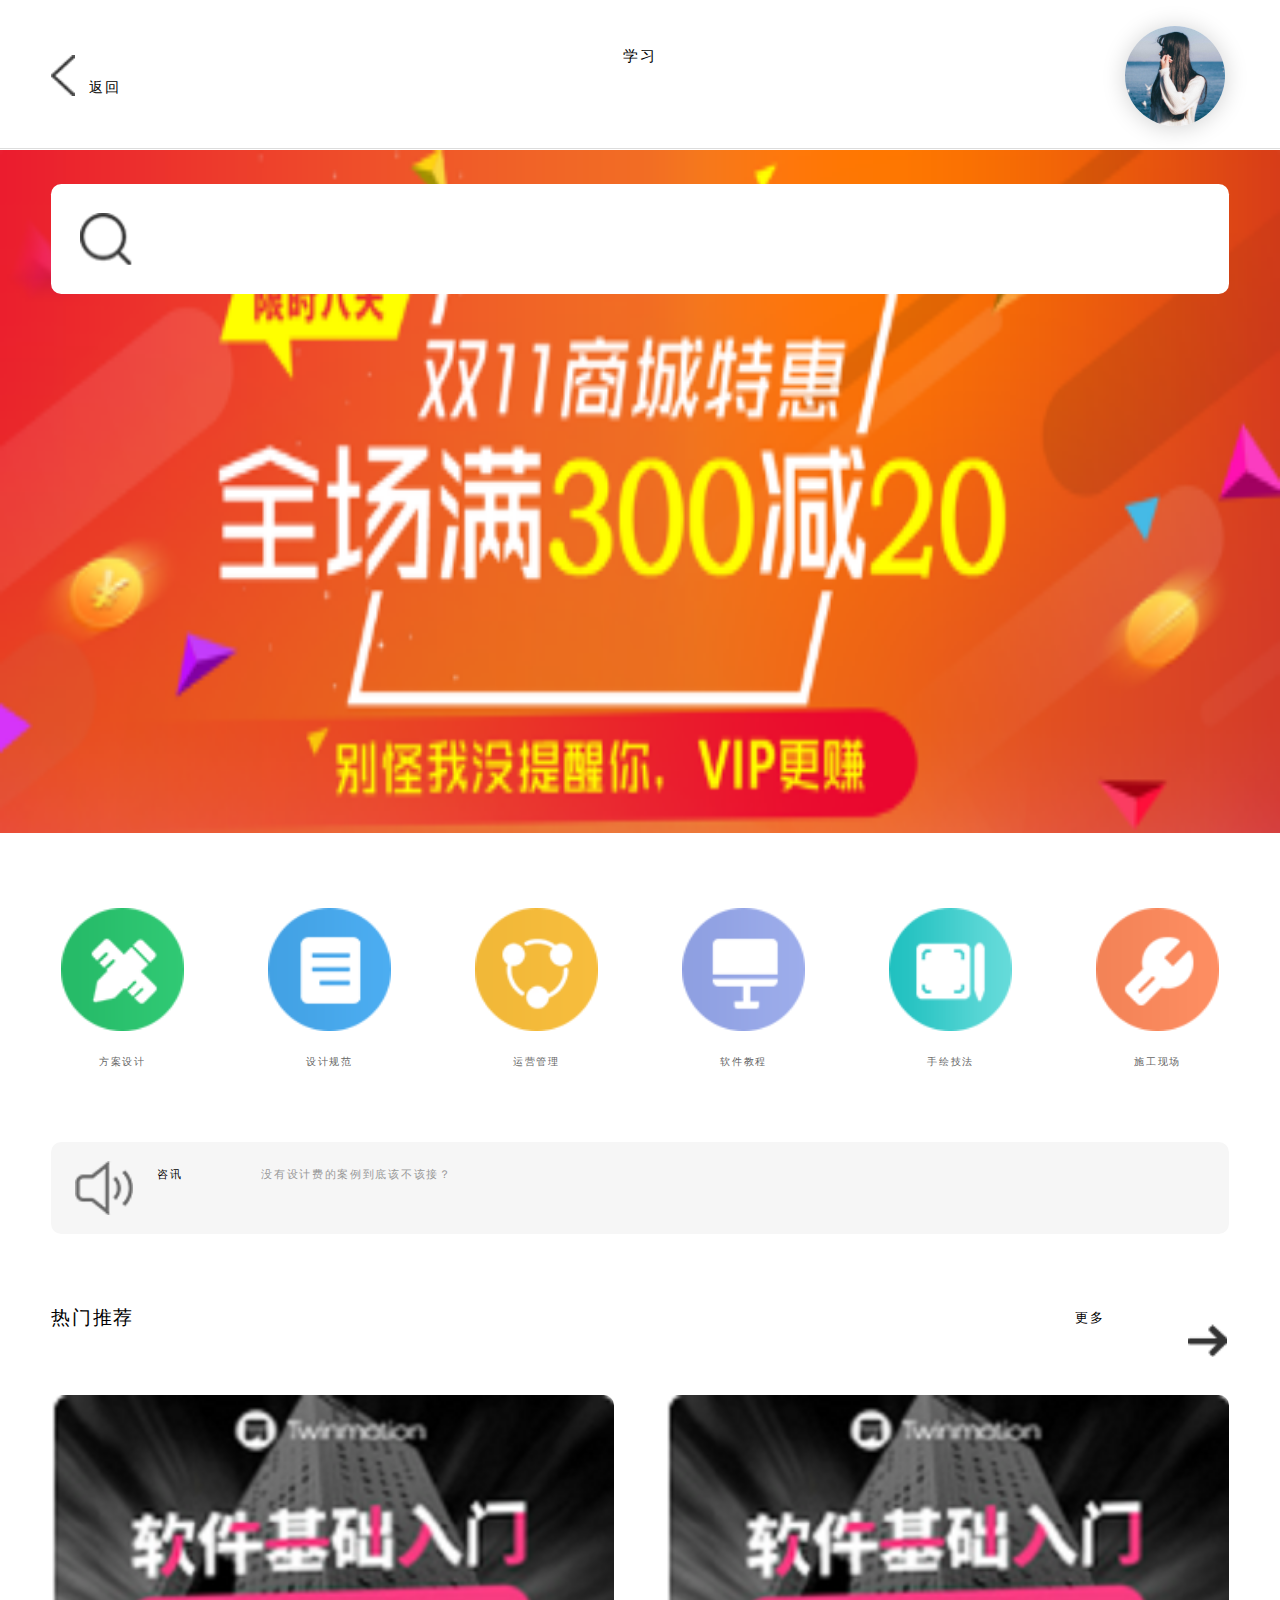
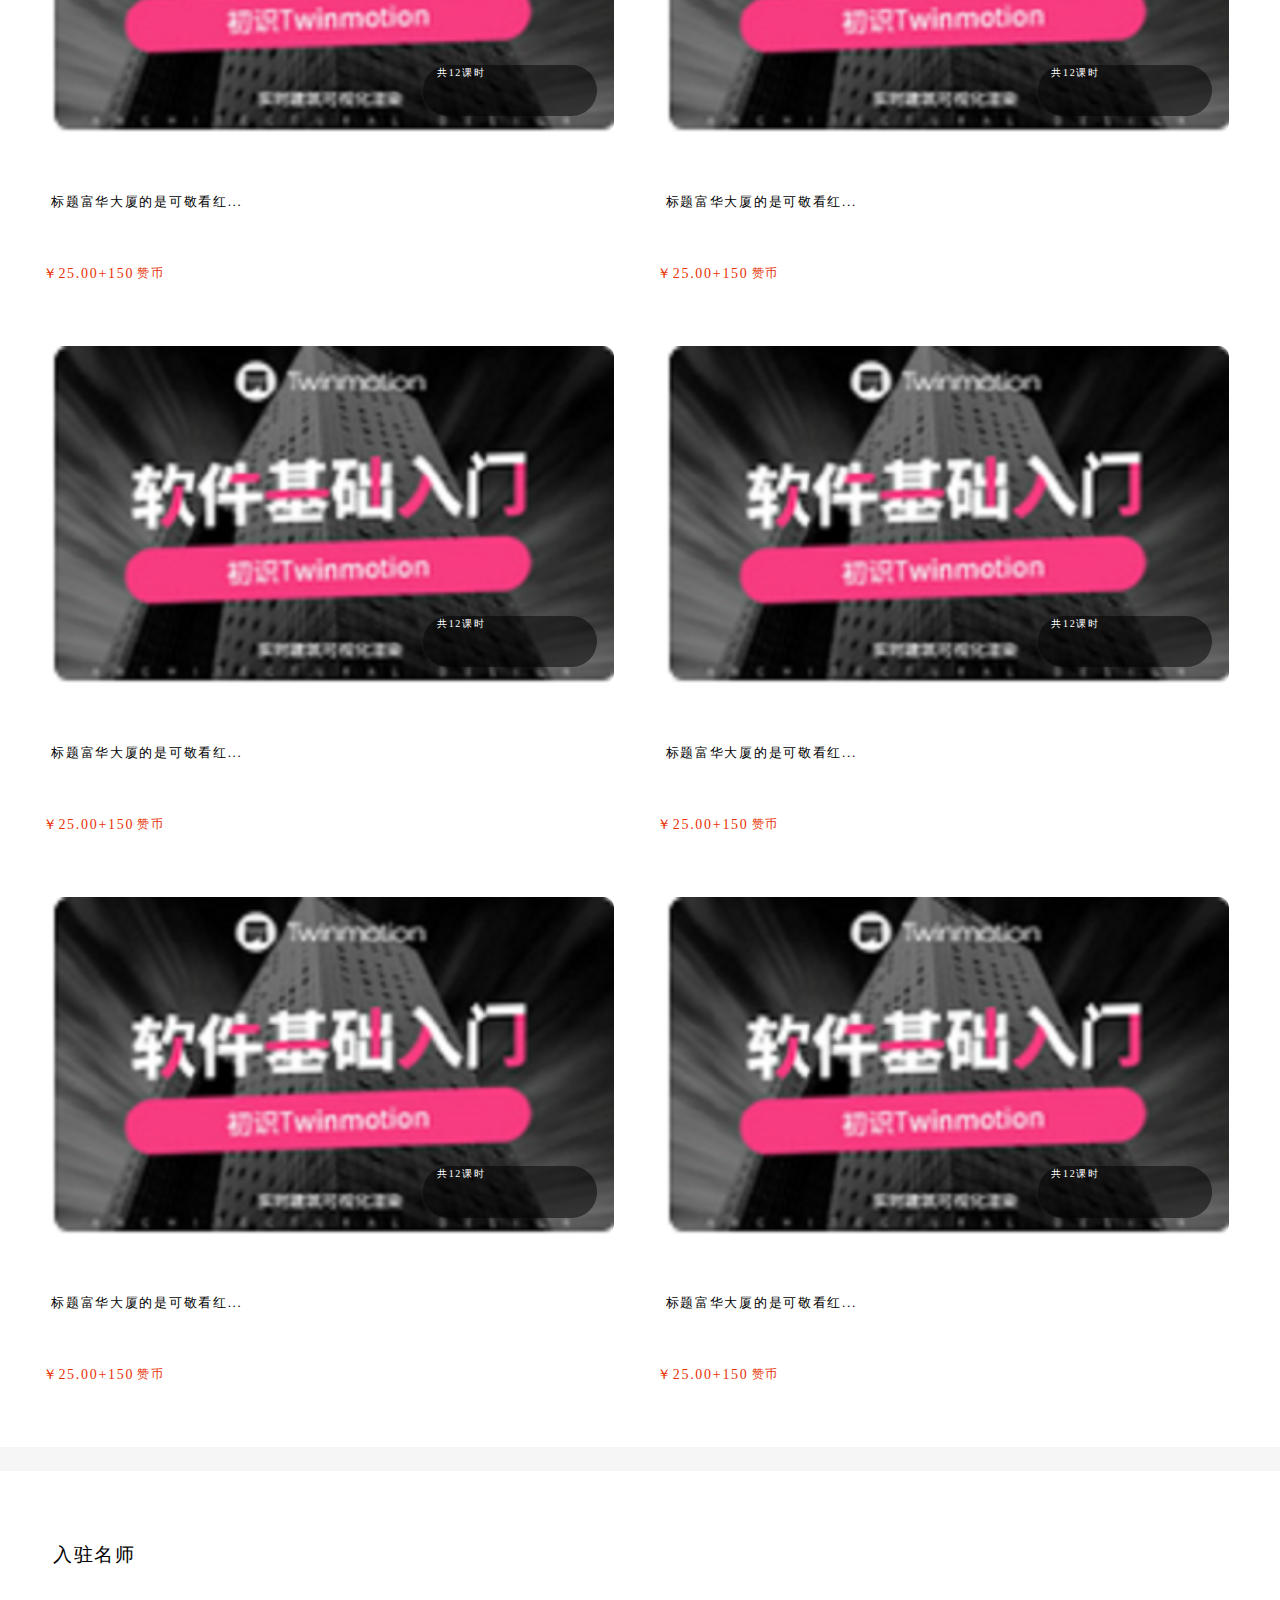
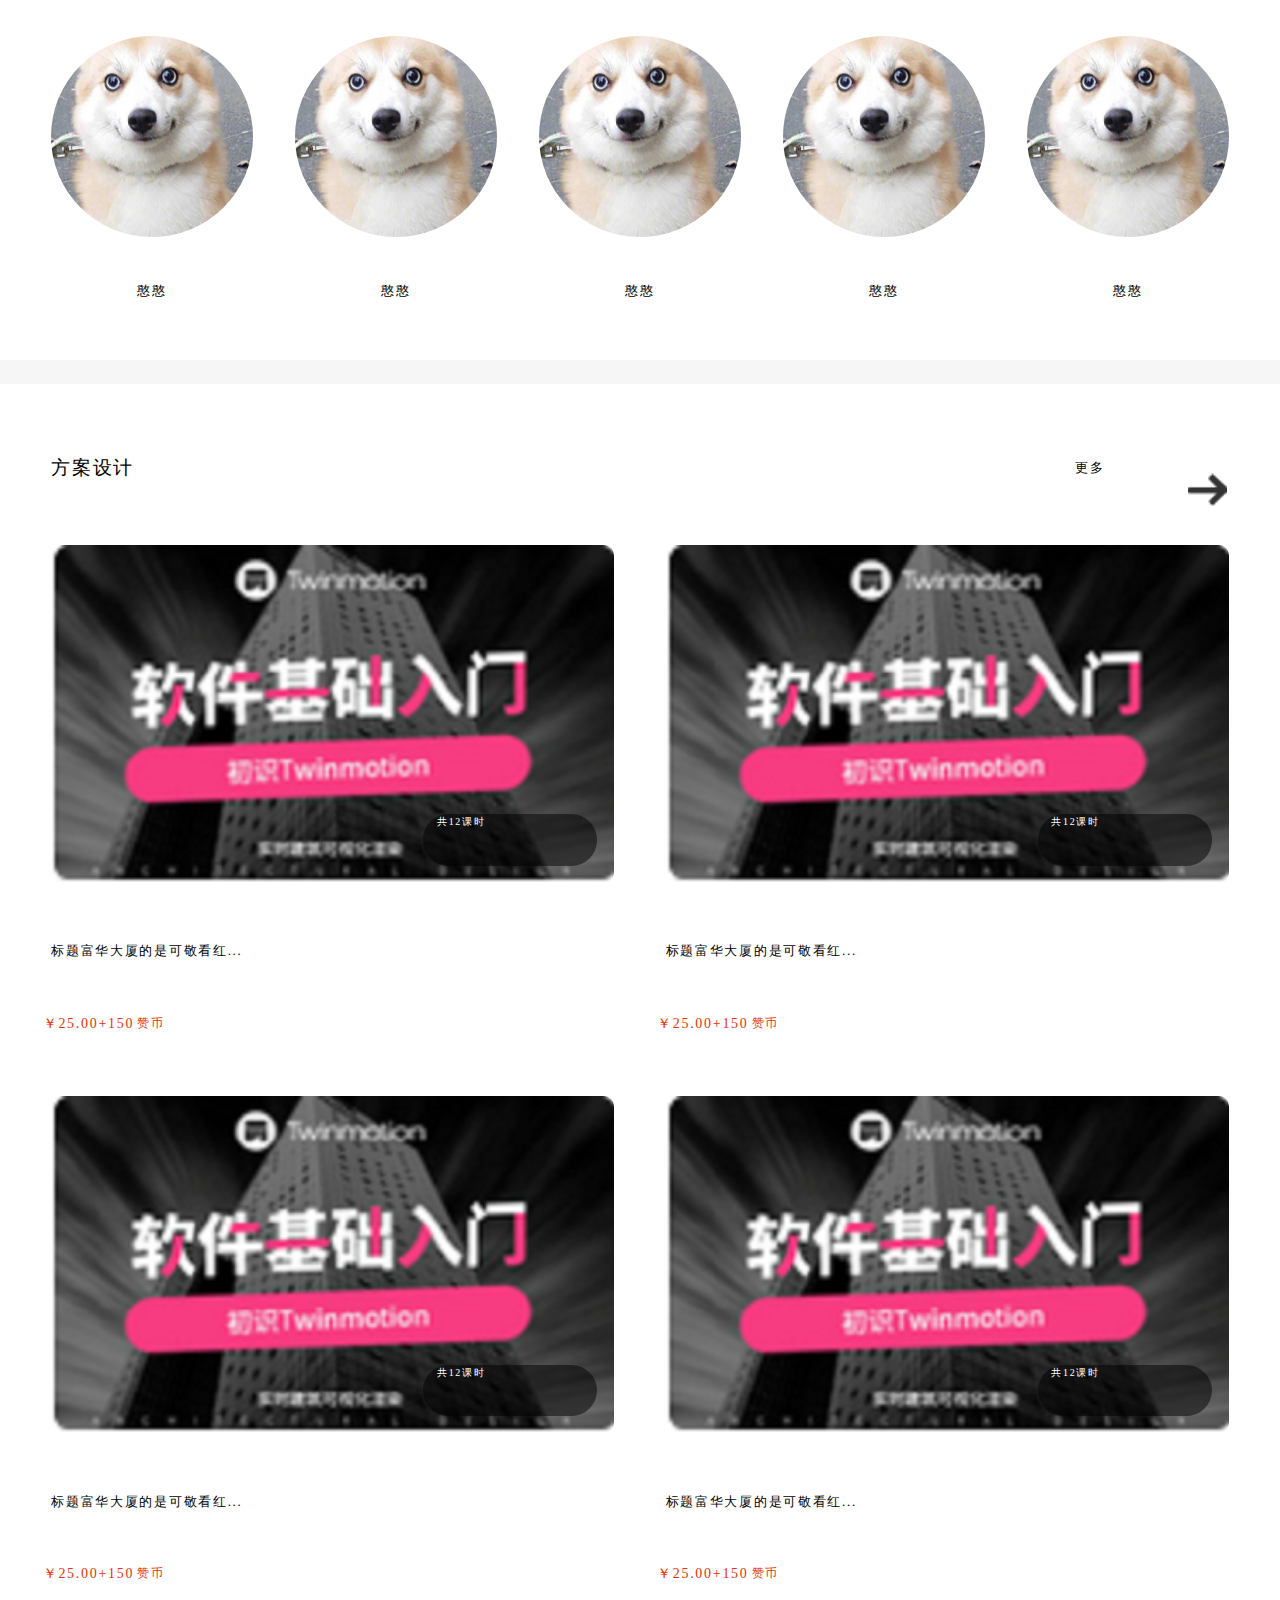
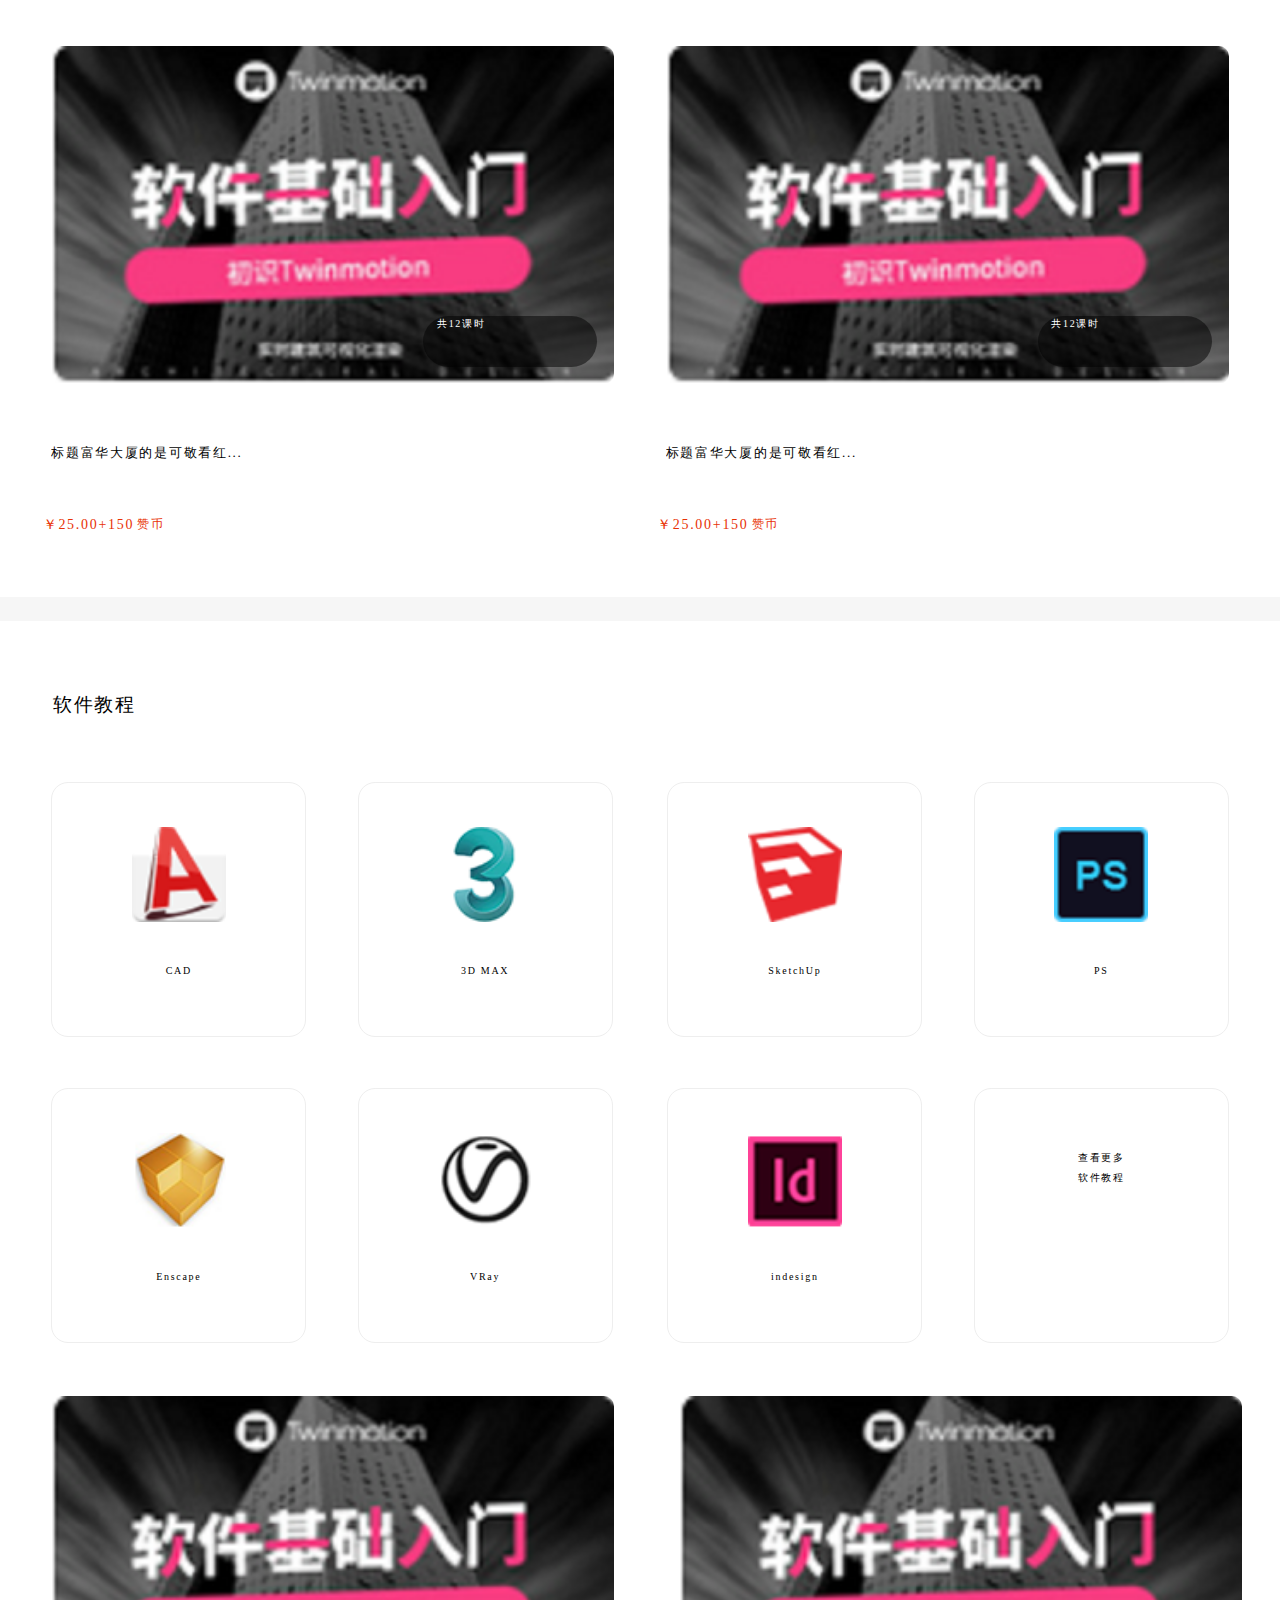
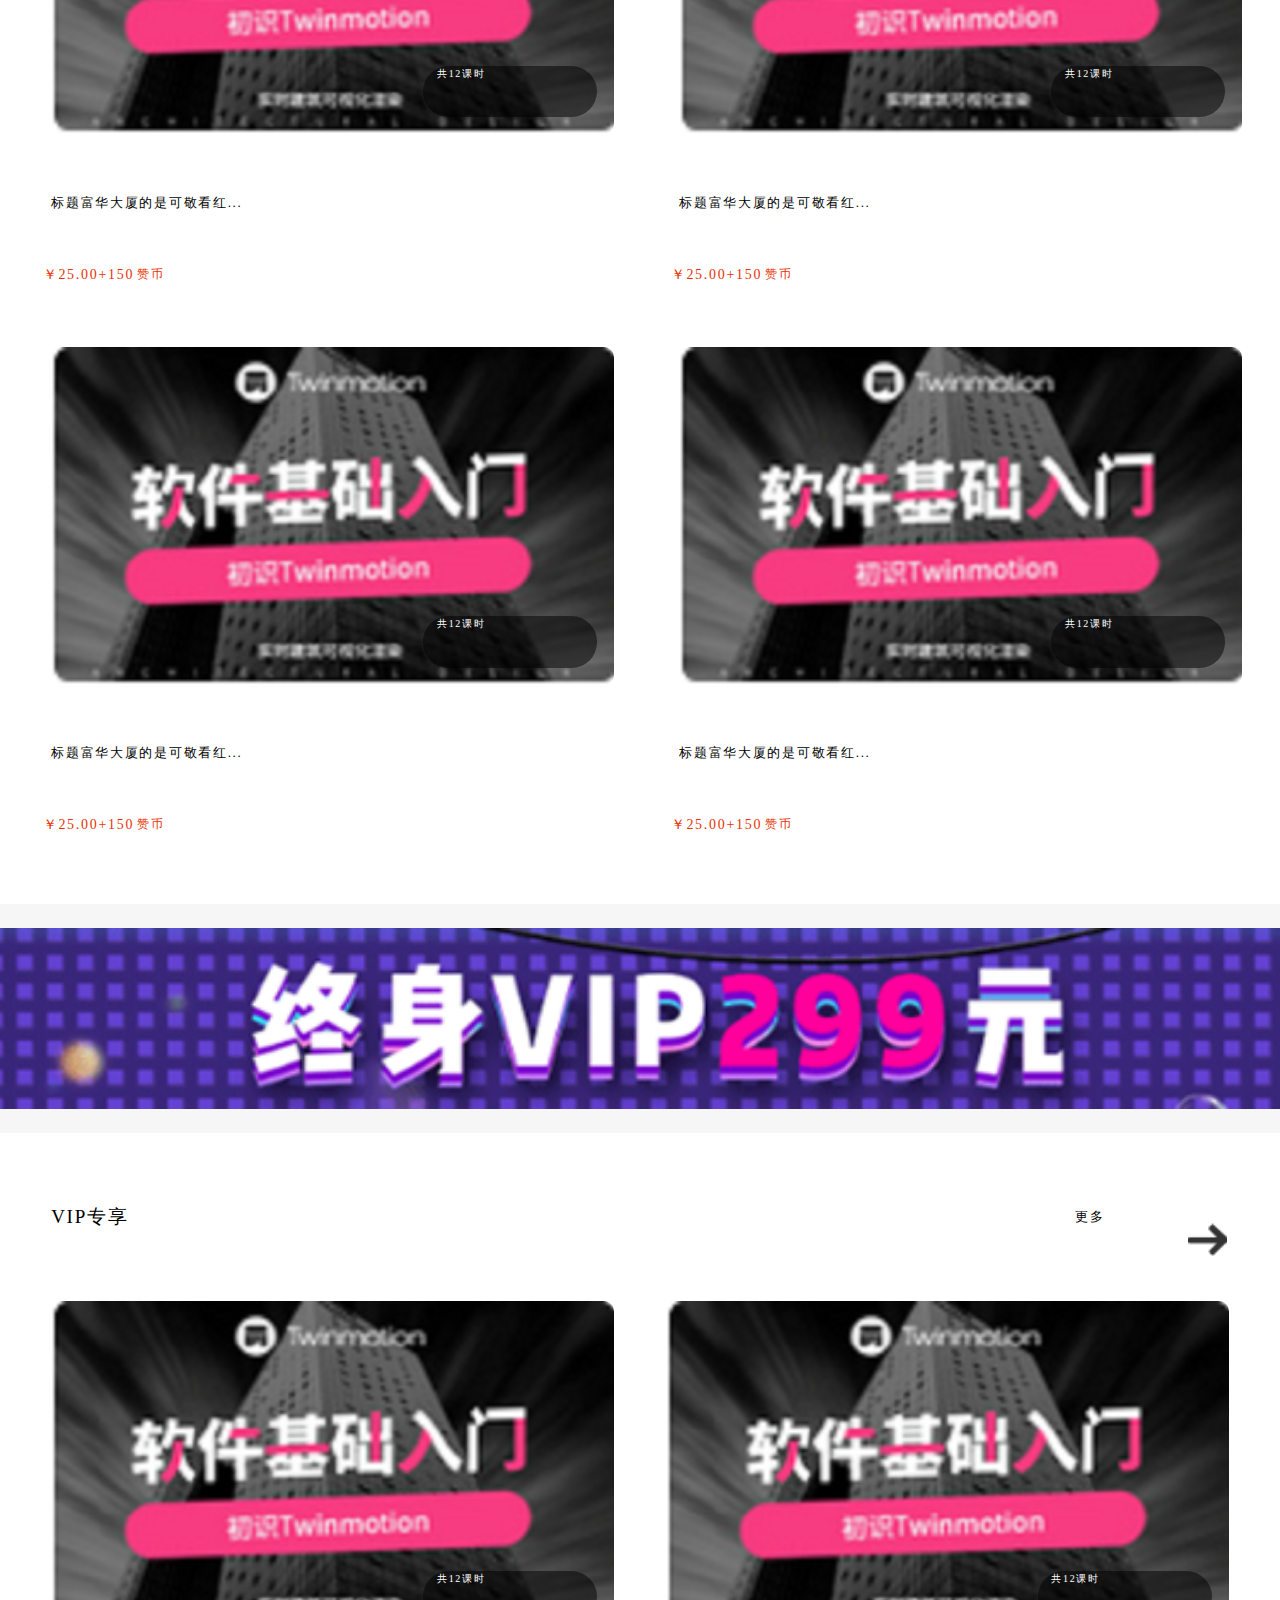
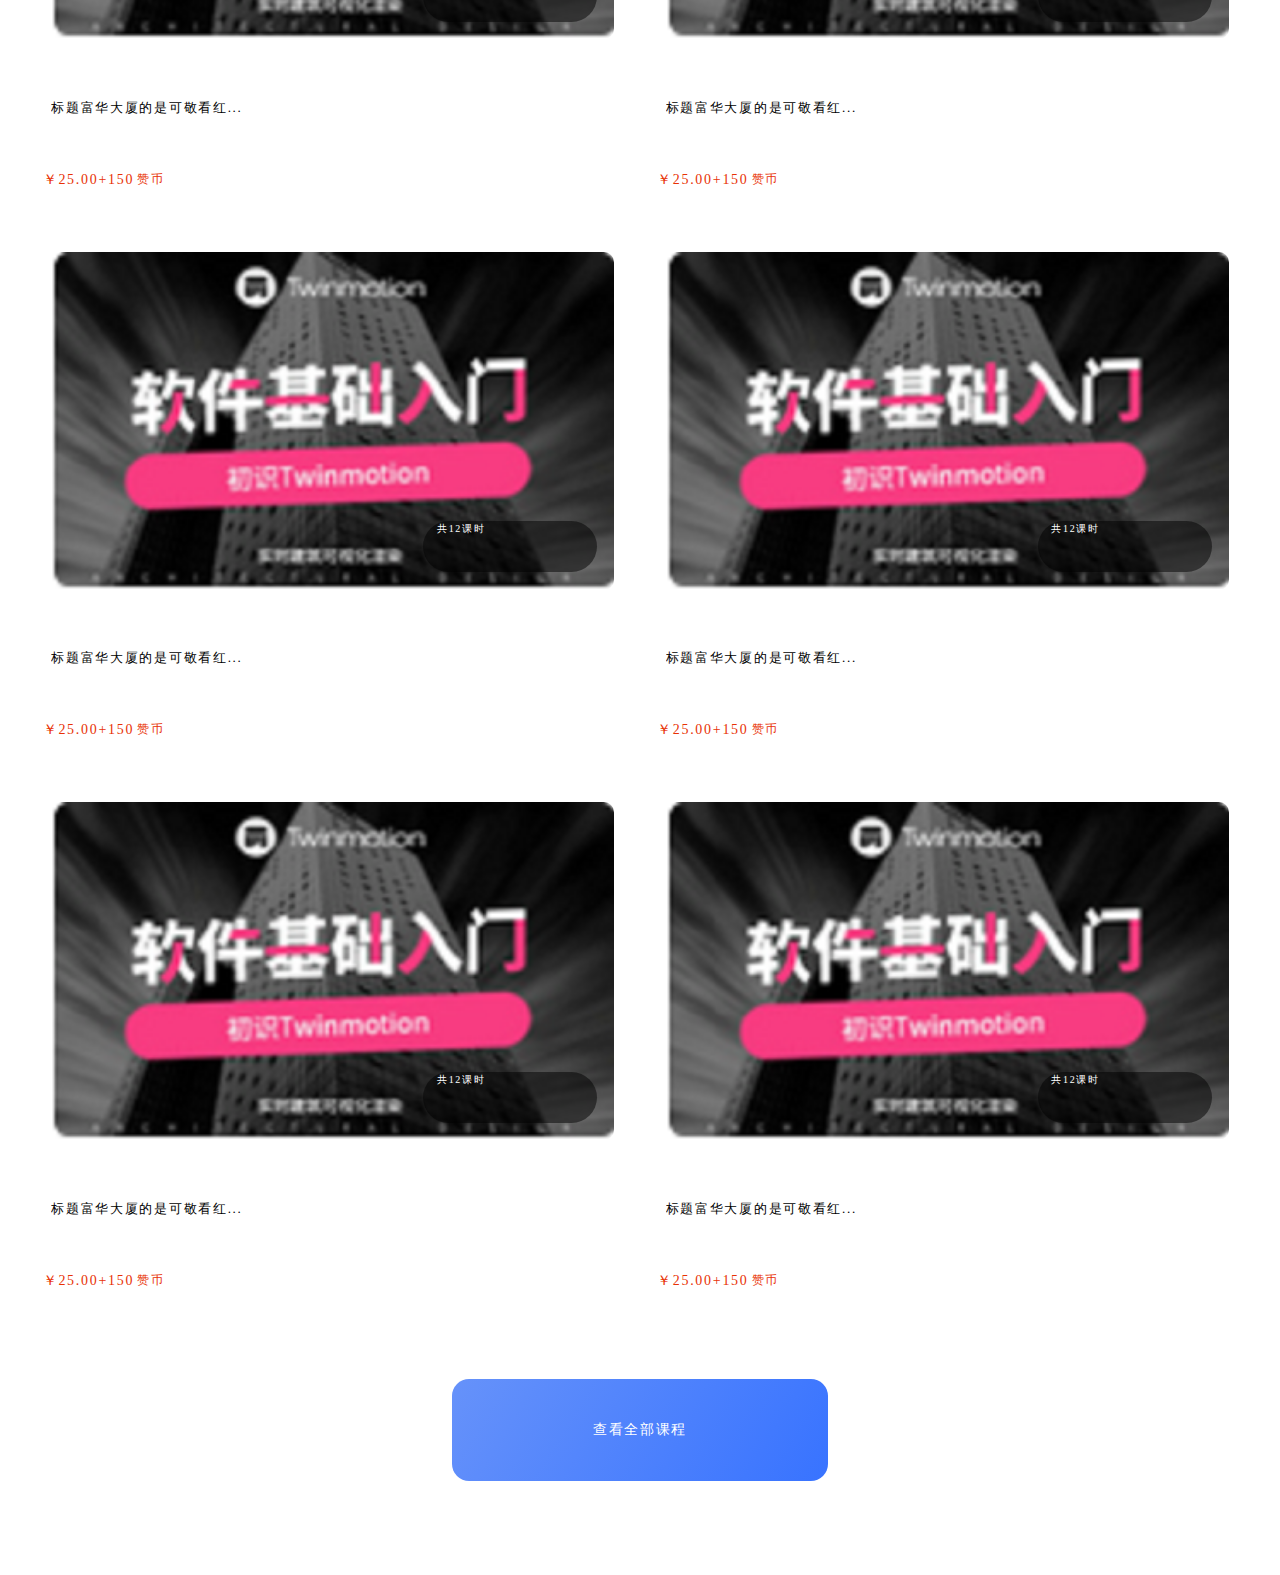
<file: index.html>
<!DOCTYPE html>
<html lang="en">
<head>
	<meta charset="UTF-8">
	<meta name="viewport" content="width=device-width, user-scalable=no, initial-scale=1.0, maximum-scale=1.0, minimum-scale=1.0">
	<title>学习</title>
	<link rel="shortcut icon" href="image/favicon.png">
	<link rel="stylesheet" href="css/index.css">
</head>
<body>
	<div class="header">
		<a href="#" class="return">
			<img src="image/return.png" alt="返回">
			<span>返回</span>
		</a>
		<p>学习</p>
		<a href="#" class="user"><img src="image/chathead/cf70845a61eb4833030bf05ae32736db.jpeg" alt="头像"></a>
	</div>
	<div class="main">
		<div class="scroll">
			<div class="container">
		        <div class="list" style="left:0px;">
		            <img src="image/index/1576479205.png" alt="1"/>
		            <img src="image/index/1576479205.png" alt="2"/>
		            <img src="image/index/1576479205.png" alt="3"/>
		            <img src="image/index/1576479205.png" alt="4"/>
		            <img src="image/index/1576479205.png" alt="5"/>
		        </div>
		    </div>
		</div>
		<search class="search">
			<div class="search_box">
				<form action="">
					<div class="sk" style="position: relative;">
						<img src="image/curriculum/search.png" alt="搜索">
						<!-- 没有button标签时的宽度为596，有button标签时的宽度为512 -->
						<input type="text">
						<!-- <button>取消</button> -->
					</div>
				</form>
			</div>
		</search>
		<div class="nav">
			<div class="nav-1">
				<a href="">
					<img src="image/index/conceptual-design.png" alt="img">
					<p>方案设计</p>
				</a>
			</div>
			<div class="nav-2">
				<a href="">
					<img src="image/index/design-code.png" alt="img">
					<p>设计规范</p>
				</a>
			</div>
			<div class="nav-3">
				<a href="">
					<img src="image/index/operations.png" alt="img">
					<p>运营管理</p>
				</a>
			</div>
			<div class="nav-4">
				<a href="">
					<img src="image/index/Software-tutorial.png" alt="img">
					<p>软件教程</p>
				</a>
			</div>
			<div class="nav-5">
				<a href="">
					<img src="image/index/Hand-painted.png" alt="img">
					<p>手绘技法</p>
				</a>
			</div>
			<div class="nav-6">
				<a href="">
					<img src="image/index/construction-site.png" alt="img">
					<p>施工现场</p>
				</a>
			</div>
		</div>
		<div class="message">
			<a href="">
				<img src="image/index/message.png" alt="img">
				<p class="p1">咨讯</p>
				<p class="p2">没有设计费的案例到底该不该接？</p>
			</a>
		</div>
		<div class="recommend">
			<div class="rec-header">
				<p>热门推荐</p>
				<a href="">更多
					<img src="image/index/more.png" alt="img">
				</a>
			</div>
			<div class="rec-content-left rec-content">
				<div class="content-0" id="content-left-0">
					<a href="">
						<div class="box">
							<img src="image/index/1576735388.png" alt="img">
							<div class="hour">
								<p>共</p>
								<p>12</p>
								<p>课时</p>
							</div>
						</div>
						<p class="title">标题富华大厦的是可敬看红...</p>
						<div class="price">
							<p>￥</p>
							<p>25.00</p>
							<p>+</p>
							<p>150</p>
							<p class="p5">赞币</p>
						</div>
					</a>
				</div>
			</div>
		</div>
		<div class="teacher-box">
			<div class="teacher">
				<p class="t-title">入驻名师</p>
				<div class="bar">
					<div class="t0" id="t0">
						<a href="">
							<img src="image/study/user.jpg" alt="img">
							<p>憨憨</p>
						</a>
					</div>
				</div>
			</div>
		</div>
		<div class="recommend design">
			<div class="rec-header">
				<p>方案设计</p>
				<a href="">更多
					<img src="image/index/more.png" alt="img">
				</a>
			</div>
			<div class="rec-content-left rec-content">
				<div class="content-0" id="des-content-left-0">
					<a href="">
						<div class="box">
							<img src="image/index/1576735388.png" alt="img">
							<div class="hour">
								<p>共</p>
								<p>12</p>
								<p>课时</p>
							</div>
						</div>
						<p class="title">标题富华大厦的是可敬看红...</p>
						<div class="price">
							<p>￥</p>
							<p>25.00</p>
							<p>+</p>
							<p>150</p>
							<p class="p5">赞币</p>
						</div>
					</a>
				</div>
			</div>
		</div>
		<div class="tutorial-box">
			<div class="tutorial">
				<p class="tu-title">软件教程</p>
				<div class="shop">
					<div class="shop-left">
						<div class="shopNode shopNode-1 shopNode-1357">
							<a href="">
								<img src="image/index/CAD.png" alt="img" class="shopNode-img">
								<p class="shopNode-p">CAD</p>
							</a>
						</div>
						<div class="shopNode shopNode-2">
							<a href="">
								<img src="image/index/3DMAX.png" alt="img" class="shopNode-img">
								<p class="shopNode-p">3D MAX</p></a>
						</div>
						<div class="shopNode shopNode-5 shopNode-1357">
							<a href="">
								<img src="image/index/Enscape.png" alt="img" class="shopNode-img">
								<p class="shopNode-p">Enscape</p>
							</a>
						</div>
						<div class="shopNode shopNode-6">
							<a href="">
								<img src="image/index/VRay.png" alt="img" class="shopNode-img">
								<p class="shopNode-p">VRay</p>
							</a>
						</div>
					</div>
					<div class="shop-right">
						<div class="shopNode shopNode-4">
							<a href="">
								<img src="image/index/A6B0EB4C-D83A-442D-E0F0-809B539AFD27.png" alt="img" class="shopNode-img">
								<p class="shopNode-p">PS</p>
							</a>
						</div>
						<div class="shopNode shopNode-3 shopNode-1357">
							<a href="">
								<img src="image/index/SketchUp.png" alt="img" class="shopNode-img">
								<p class="shopNode-p">SketchUp</p>
							</a>
						</div>
						<div class="more shopNode shopNode-8">
							<a href="">
								<p class="more-p1">查看更多</p>
								<p class="more-p2">软件教程</p>
							</a>
						</div>
						<div class="shopNode shopNode-7 shopNode-1357">
							<a href="">
								<img src="image/index/ID.png" alt="img" class="shopNode-img">
								<p class="shopNode-p">indesign</p>
							</a>
						</div>
					</div>
				</div>
				<div class="recommend exclusive">
					<div class="rec-content-left rec-content">
						<div class="content-0">
							<a href="">
								<div class="box">
									<img src="image/index/1576735388.png" alt="img">
									<div class="hour">
										<p>共</p>
										<p>12</p>
										<p>课时</p>
									</div>
								</div>
								<p class="title">标题富华大厦的是可敬看红...</p>
								<div class="price">
									<p>￥</p>
									<p>25.00</p>
									<p>+</p>
									<p>150</p>
									<p class="p5">赞币</p>
								</div>
							</a>
						</div>
						<div class="content-0">
							<a href="">
								<div class="box">
									<img src="image/index/1576735388.png" alt="img">
									<div class="hour">
										<p>共</p>
										<p>12</p>
										<p>课时</p>
									</div>
								</div>
								<p class="title">标题富华大厦的是可敬看红...</p>
								<div class="price">
									<p>￥</p>
									<p>25.00</p>
									<p>+</p>
									<p>150</p>
									<p class="p5">赞币</p>
								</div>
							</a>
						</div>
						<div class="content-0">
							<a href="">
								<div class="box">
									<img src="image/index/1576735388.png" alt="img">
									<div class="hour">
										<p>共</p>
										<p>12</p>
										<p>课时</p>
									</div>
								</div>
								<p class="title">标题富华大厦的是可敬看红...</p>
								<div class="price">
									<p>￥</p>
									<p>25.00</p>
									<p>+</p>
									<p>150</p>
									<p class="p5">赞币</p>
								</div>
							</a>
						</div>
						<div class="content-0">
							<a href="">
								<div class="box">
									<img src="image/index/1576735388.png" alt="img">
									<div class="hour">
										<p>共</p>
										<p>12</p>
										<p>课时</p>
									</div>
								</div>
								<p class="title">标题富华大厦的是可敬看红...</p>
								<div class="price">
									<p>￥</p>
									<p>25.00</p>
									<p>+</p>
									<p>150</p>
									<p class="p5">赞币</p>
								</div>
							</a>
						</div>
					</div>
				</div>
			</div>
		</div>
		<div class="banner-box">
			<div class="banner">
				<img src="image/index/1576556348.png" alt="img">
			</div>
		</div>
		<div class="recommend vip">
			<div class="rec-header">
				<p>VIP专享</p>
				<a href="">更多
					<img src="image/index/more.png" alt="img">
				</a>
			</div>
			<div class="rec-content-left rec-content">
				<div class="content-0" id="exc-content-left-0">
					<a href="">
						<div class="box">
							<img src="image/index/1576735388.png" alt="img">
							<div class="hour">
								<p>共</p>
								<p>12</p>
								<p>课时</p>
							</div>
						</div>
						<p class="title">标题富华大厦的是可敬看红...</p>
						<div class="price">
							<p>￥</p>
							<p>25.00</p>
							<p>+</p>
							<p>150</p>
							<p class="p5">赞币</p>
						</div>
					</a>
				</div>
			</div>
		</div>
	</div>
	<div class="footer">
		<div class="but">
			<a href="">查看全部课程</a>
		</div>
	</div>

	<script type="text/javascript" src="js/jquery-1.11.2.min.js"></script>
	<script type="text/javascript" src="js/fastclick.js"></script>
	<script type="text/javascript" src="js/viewport.js"></script>
	<script type="text/javascript" src="js/index.js"></script>
	<script type="text/javascript">
	$(function () {
		FastClick.attach(document.body);
	});
	</script>
</body>
</html>
</file>
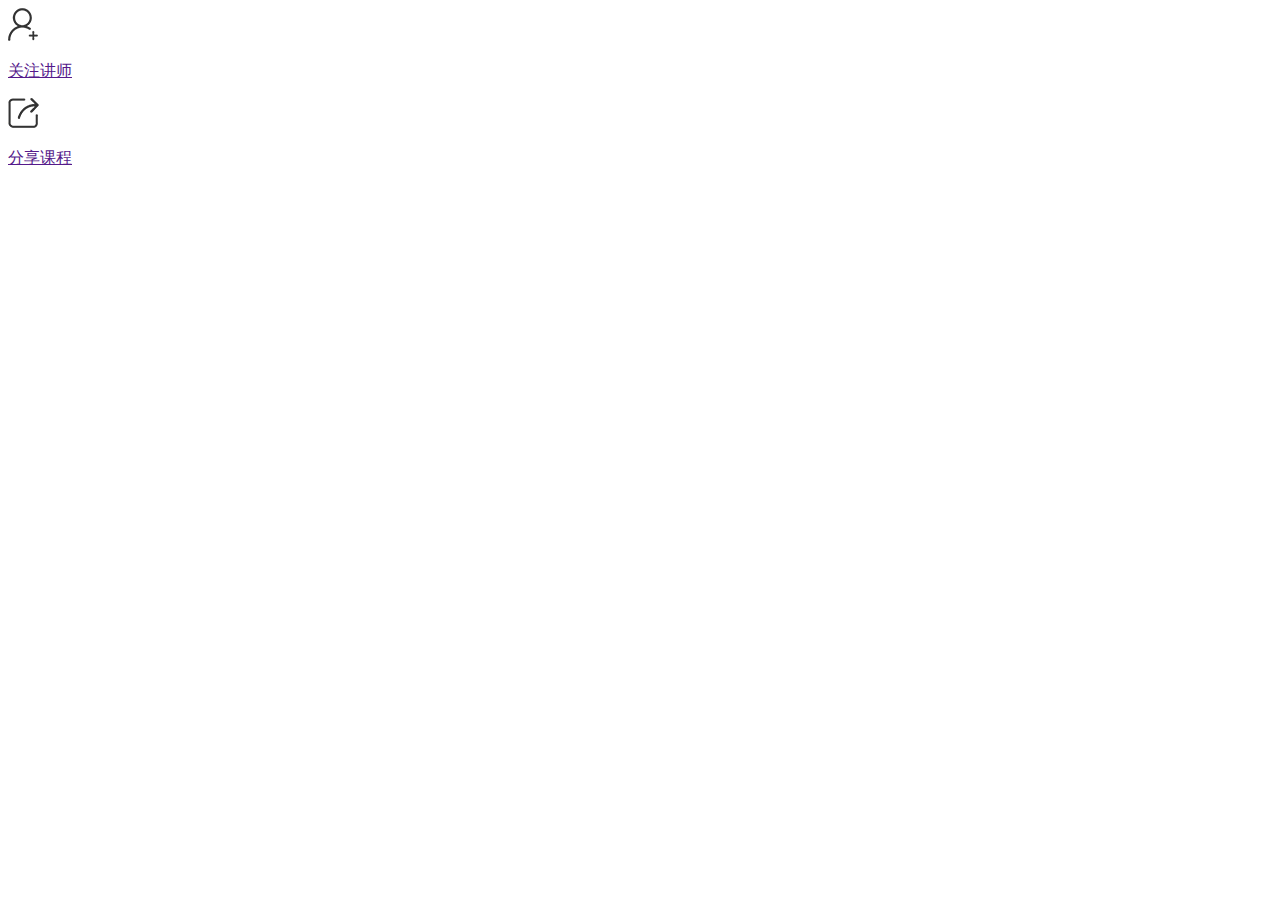
<file: ajax.html>
<!DOCTYPE html>
<html lang="en">
<head></head>
<body>
	<div class="drop drop-1">
		<a href="">
			<img src="image/video/attention.png" alt="img">
			<p>关注讲师</p>
		</a>
	</div>
	<div class="drop drop-2">
		<a href="">
			<img src="image/video/share.png" alt="img">
			<p>分享课程</p>
		</a>
	</div>
</body>
</html>
</file>
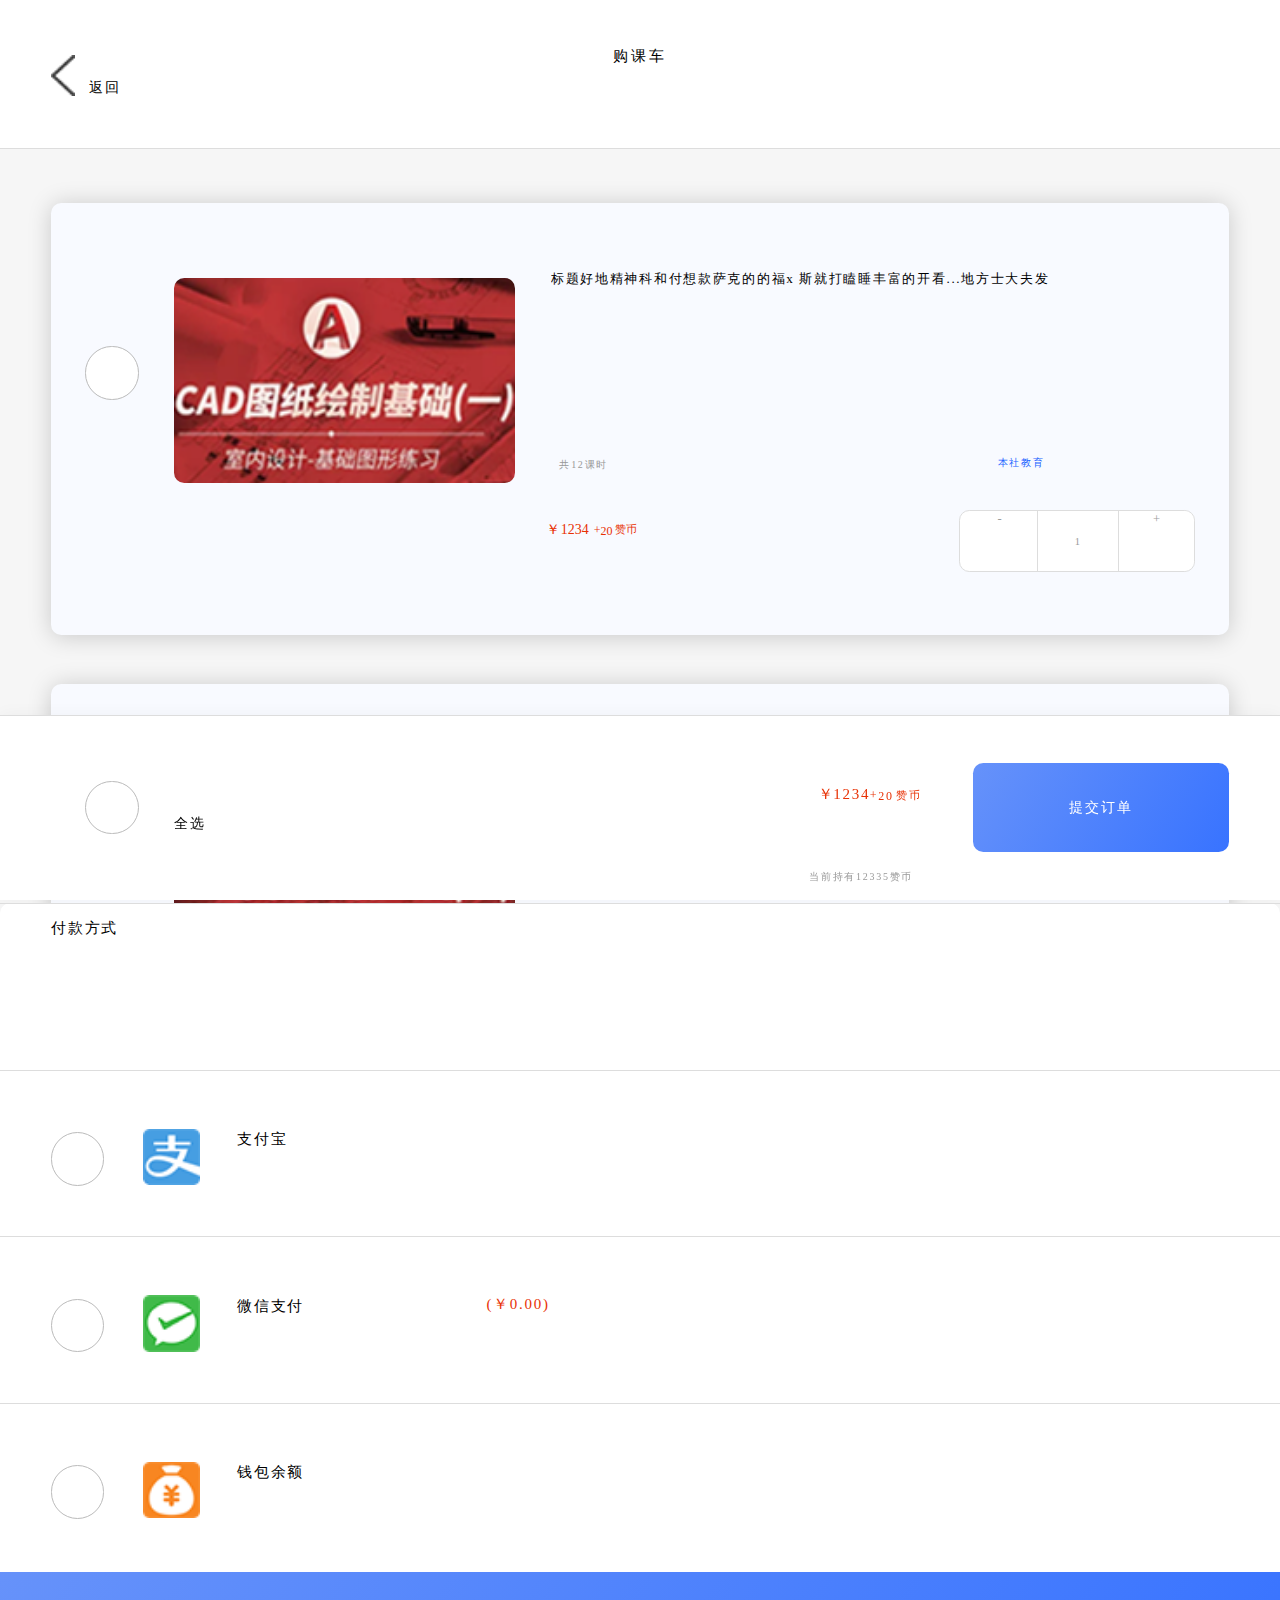
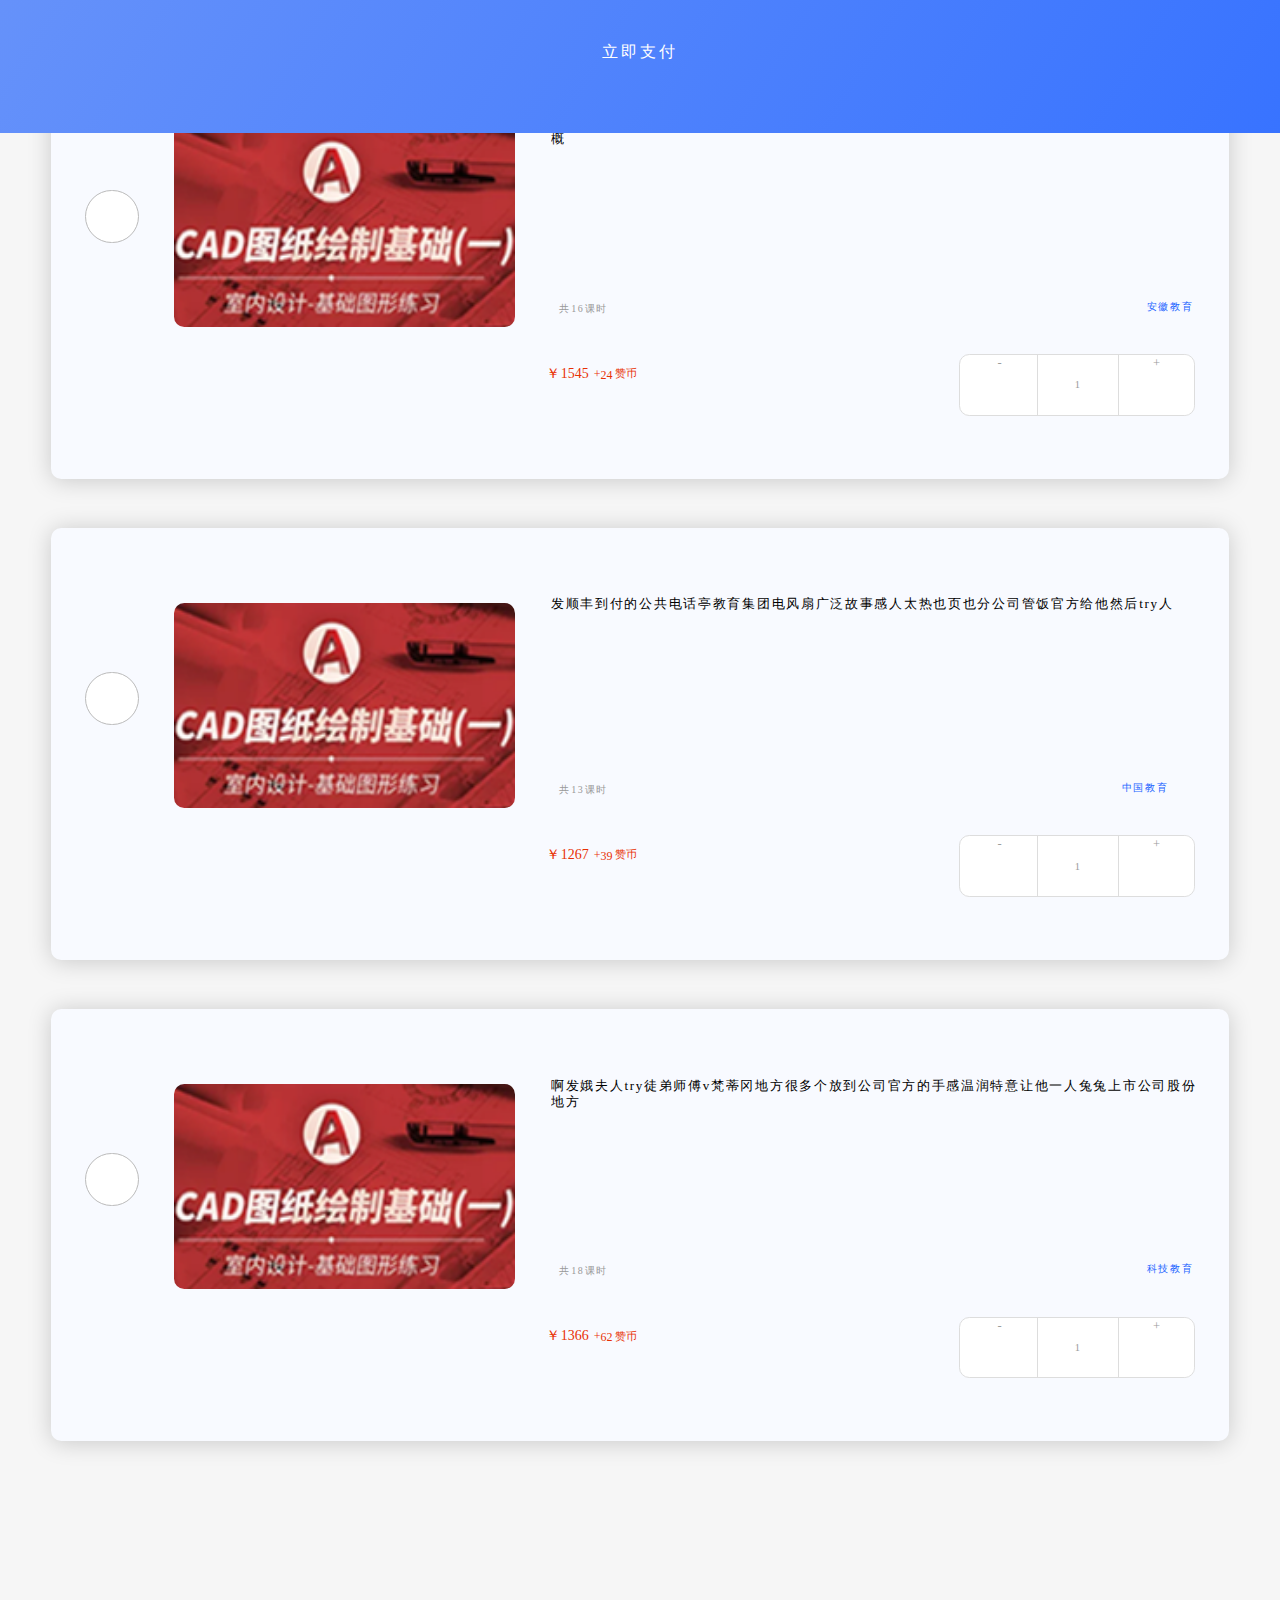
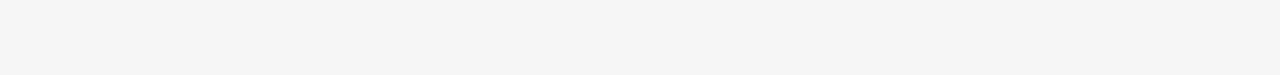
<file: cart.html>
<!DOCTYPE html>
<html lang="en">
<head>
	<meta charset="UTF-8">
	<meta name="apple-mobile-web-app-capable" content="yes" />
	<meta name="viewport" content="width=device-width, user-scalable=no, initial-scale=1.0, maximum-scale=1.0, minimum-scale=1.0">
	<title>购课车</title>
	<link rel="shortcut icon" href="image/favicon.png">
	<link rel="stylesheet" href="css/cart.css">
</head>
<body>
	<div class="header">
		<a href="#">
			<img src="image/return.png" alt="返回">
			<span>返回</span>
		</a>
		<p>购课车</p>
	</div>
	<form action="" onsubmit="return check()">
	<div class="main">
		<section id="content-0" class="content">
			<div class="choose" id="choose-0" onclick="choose(this.id)">
				<img src="image/cart/choose.png" alt="勾选" class="choose_img">
			</div>
			<img src="image/cart/bg-0.png" alt="img" class="bg" id="bg-0">
			<div class="word" id="word-0">
				<div class="word_p1" id="word_p1-0">标题好地精神科和付想款萨克的的福x 斯就打瞌睡丰富的开看...地方士大夫发</div>
				<div class="word_hour">
					<p>共</p>
					<p class="word_p2" id="word_p2-0">12</p>
					<p>课时</p>
				</div>
				<a href="" class="word_a" id="word_a-0">本社教育</a>
			</div>
			<div class="price" id="price-0">
				<p class="yun num">￥</p>
				<p class="num" id="num-0">1234</p>
				<p class="add-to">+</p>
				<p class="num2" id="num2-0">20</p>
				<p class="coin">赞币</p>
			</div>
			<div class="sub-add" id="sub-add-0">
				<div class="sub"><p>-</p></div>
				<input class="text_box" name="goodnum" type="text" value="1" readonly="true" />
				<div class="add"><p>+</p></div>
			</div>
			<div class="delete" id="delete-0">
				<p class="delete_p">删除</p>
			</div>
		</section>
	</div>
	<div class="footer">
		<div class="choose" id="choose_all">
			<img src="image/cart/choose.png" alt="勾选" class="choose_img">
		</div>
		<p class="allChoose">全选</p>
		<p class="total">合计：</p>
		<div class="allprice">
			<p class="yun num">￥</p>
			<p class="num">1234</p>
			<p class="add-to">+</p>
			<p class="num2">20</p>
			<p class="coin">赞币</p>
		</div>
		<div class="now">
			<p>当前持有</p>
			<p>12335</p>
			<p>赞币</p>
		</div>
		<input type="submit" value="提交订单" class="submit">
	</div>
	</form>
	<div class="curtain"></div>
	<div class="pay">
		<div class="pay_title pay_tzwq">
			<p class="pp">付款方式</p>
		</div>
		<div class="pay_zfb pay_tzwq pay_zwq">
			<div class="pay_choose" id="pay_choose-0" onclick="pay_choose(this.id)">
				<img src="image/cart/choose.png" alt="勾选" class="pay_choose_img">
			</div>
			<div class="logo"><img src="image/cart/zfb.png" alt="img"></div>
			<p class="pp">支付宝</p>
		</div>
		<div class="pay_wx pay_tzwq pay_zwq">
			<div class="pay_choose" id="pay_choose-1" onclick="pay_choose(this.id)">
				<img src="image/cart/choose.png" alt="勾选" class="pay_choose_img">
			</div>
			<div class="logo"><img src="image/cart/wx.png" alt="img"></div>
			<p class="pp">微信支付</p>
			<div class="pay_num">
				<p>(￥</p>
				<p>0.00</p>
				<p>)</p>
			</div>
		</div>
		<div class="pay_qb pay_tzwq pay_zwq">
			<div class="pay_choose" id="pay_choose-2" onclick="pay_choose(this.id)">
				<img src="image/cart/choose.png" alt="勾选" class="pay_choose_img">
			</div>
			<div class="logo"><img src="image/cart/qb.png" alt="img"></div>
			<p class="pp">钱包余额</p>
		</div>
		<button>立即支付</button>
	</div>

	<script type="text/javascript" src="js/jquery-1.11.2.min.js"></script>
	<script type="text/javascript" src="js/fastclick.js"></script>
	<script type="text/javascript" src="js/viewport.js"></script>
	<script type="text/javascript" src="js/cart.js"></script>
	<script type="text/javascript">
	$(function () {
		FastClick.attach(document.body);
	});
	</script>
</body>
</html>
</file>
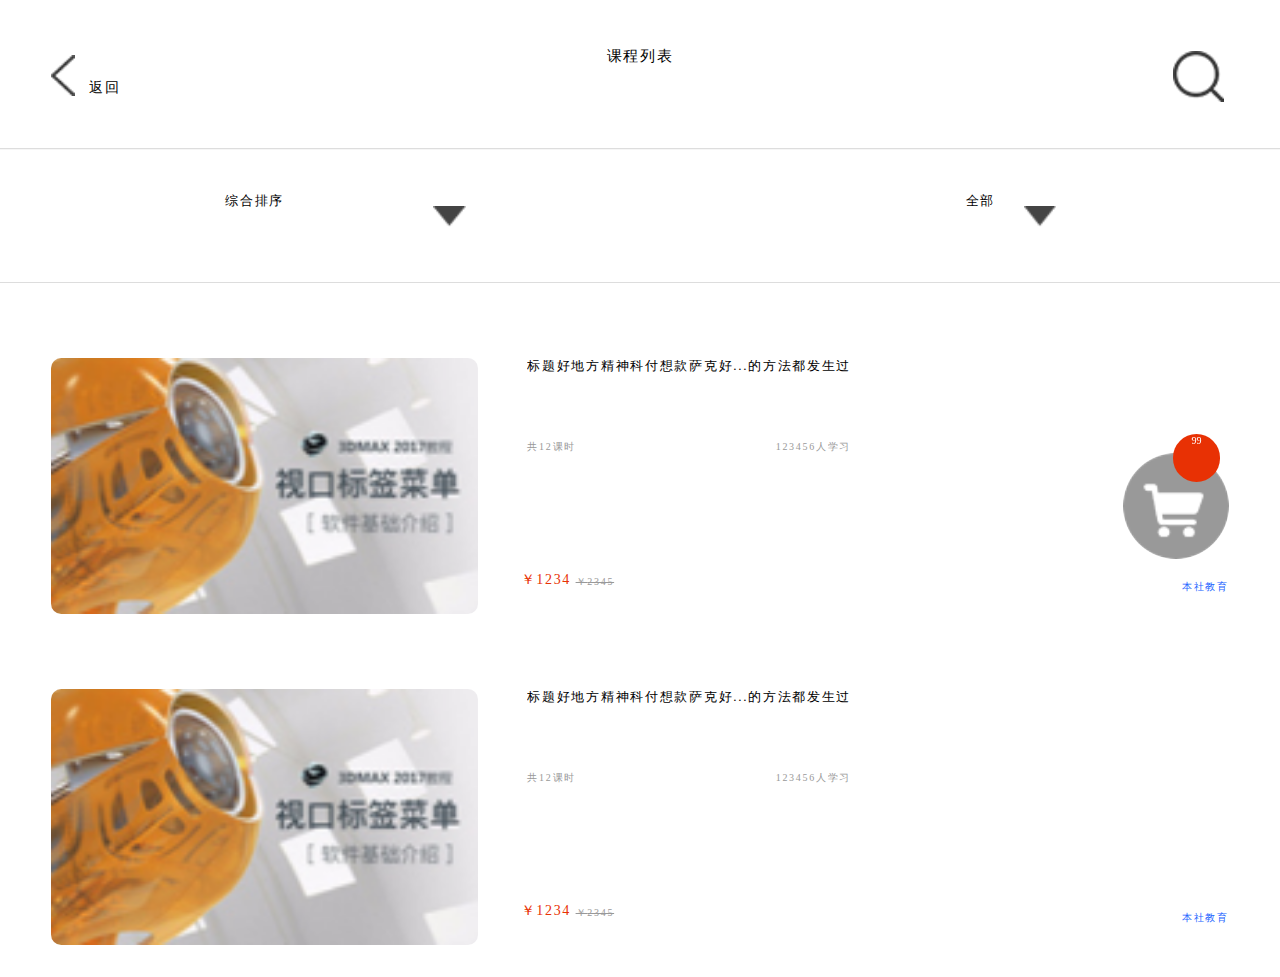
<file: curriculum.html>
<!DOCTYPE html>
<html lang="en">
<head>
	<meta charset="UTF-8">
	<meta name="viewport" content="width=device-width, user-scalable=no, initial-scale=1.0, maximum-scale=1.0, minimum-scale=1.0">
	<title>课程列表</title>
	<link rel="shortcut icon" href="image/favicon.png">
	<link rel="stylesheet" href="css/curriculum.css">
</head>
<body>
	<div class="header">
		<a href="#" class="return">
			<img src="image/return.png" alt="返回">
			<span>返回</span>
		</a>
		<p>课程列表</p>
		<a href="" class="user"><img src="image/curriculum/search.png" alt="搜索"></a>
	</div>
	<div class="nav">
		<div class="nav-left lr">
			<p class="lr-p lr-p-l">综合排序</p>
			<img src="image/curriculum/down.png" alt="img">
		</div>
		<div class="nav-right lr">
			<p class="lr-p lr-p-r">全部</p>
			<img src="image/curriculum/down.png" alt="img">
		</div>
	</div>
	<div class="curtain"></div>
	<div class="subMenu-left">
		<p class="subMenu-left-p default">综合排序</p>
		<p class="subMenu-left-p">最新发布</p>
		<p class="subMenu-left-p">人气最高</p>
		<p class="subMenu-left-p">销量最好</p>
	</div>
	<div class="subMenu-right">
		<div class="sidebar">
			<div class="curtain-2"></div>
			<ul>
				<li class="subMenu-right-li default" name="1">全部</li>
				<li class="subMenu-right-li example" name="2">方案设计</li>
				<li class="subMenu-right-li" name="3">设计规范</li>
				<li class="subMenu-right-li" name="4">运营管理</li>
				<li class="subMenu-right-li" name="5">软件教程</li>
				<li class="subMenu-right-li" name="6">手绘技法</li>
				<li class="subMenu-right-li" name="7">施工现场</li>
			</ul>
		</div>
		<div class="content">
			<div class="content-0" id="content-1">
				<p class="title">全部</p>
				<p class="num">10</p>
			</div>
		</div>
	</div>
	<div class="main">
		<div class="list" id="list-1">
			<img src="image/curriculum/1576656251.png" alt="img" class="list-img">
			<div class="word" id="word-0">
				<div class="word_p1">标题好地方精神科付想款萨克好...的方法都发生过</div>
				<div class="word_hour w-hp">
					<p>共</p>
					<p class="word_p2">12</p>
					<p>课时</p>
				</div>
				<div class="word_people  w-hp">
					<p>123456</p>
					<p>人学习</p>
				</div>
			</div>
			<div class="price">
				<p class="yun num">￥</p>
				<p class="num">1234</p>
				<p class="yun-2 num-2">￥</p>
				<p class="num-2">2345</p>
			</div>
			<a href="" class="word_a">本社教育</a>
		</div>
	</div>
	<div class="footer">
		<img src="image/curriculum/side.png" alt="img" class="footer-img-1 side">
		<a href="">
			<div class="num-3">99</div>
			<img src="image/curriculum/cart.png" alt="img">
		</a>
	</div>

	<script type="text/javascript" src="js/jquery-1.11.2.min.js"></script>
	<script type="text/javascript" src="js/fastclick.js"></script>
	<script type="text/javascript" src="js/viewport.js"></script>
	<script type="text/javascript" src="js/curriculum.js"></script>
	<script type="text/javascript">
	$(function () {
		FastClick.attach(document.body);
	});
	</script>
</body>
</html>
</file>
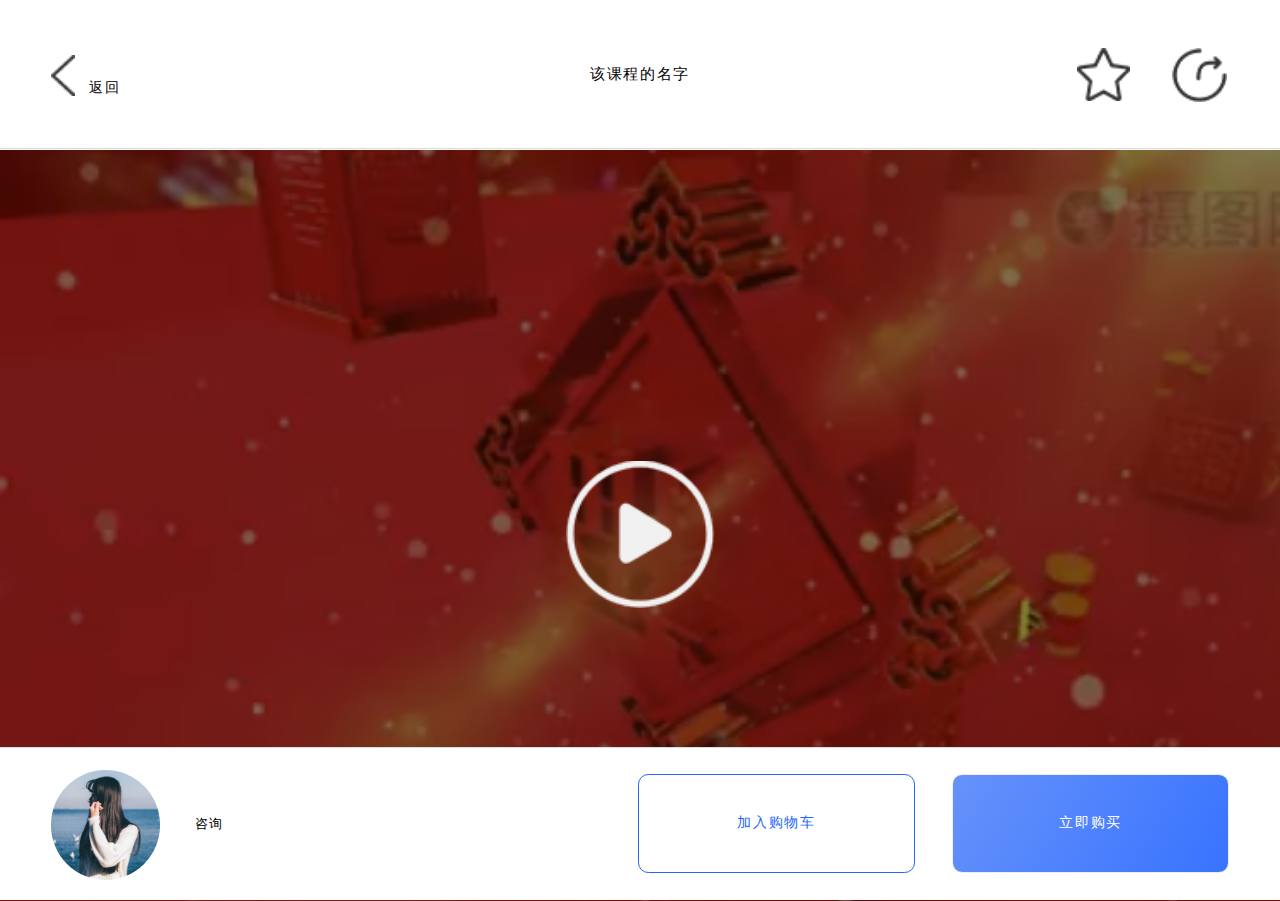
<file: particulars.html>
<!DOCTYPE html>
<html lang="en">
<head>
	<meta charset="UTF-8">
	<meta name="viewport" content="width=device-width, user-scalable=no, initial-scale=1.0, maximum-scale=1.0, minimum-scale=1.0">
	<title>视频详情</title>
	<link rel="shortcut icon" href="image/favicon.png">
	<link rel="stylesheet" href="css/starability-all.min.css"/>
	<link rel="stylesheet" href="css/particulars.css">
</head>
<body>
	<div class="header">
		<a href="#" class="return">
			<img src="image/return.png" alt="返回">
			<span>返回</span>
		</a>
		<p class="header-title">该课程的名字</p>
		<div class="message">
			<img src="image/video/share-2.png" alt="分享" class="share">
			<img src="image/video/collect.png" alt="收藏" class="collect">
		</div>
	</div>
	<div class="maxbox">
	<div class="video-box" >
		<video src="image/video/video-2.mp4" poster="image/video/video-bg.png"></video>
		<!-- 播放 -->
		<div class="video-img">
			<img src="image/video/play.png" alt="play" class="video-play">
		</div>
		<!-- 立即购买 -->
		<div class="video-buy bv">
			<p>当前课程暂未购买，无法学习</p>
			<button>立即购买</button>
		</div>
		<!-- vip马上学习 -->
		<div class="video-vip bv">
			<p>您为VIP会员，当前课程可免费观看</p>
			<button>马上学习</button>
		</div>
		<!-- 马上学习 -->
		<div class="video-study">
			<p class="video-study-p1">最近学到：</p>
			<p class="video-study-title">1.1标题名字的该的护肤丰厚的...</p>
			<button>马上学习</button>
		</div>
		<div class="video-curtain"></div>
	</div>
	<!-- 弹窗 -->
	<div class="curtain_2"></div>
	<div class="curtain">
		<div class="popup-sorry">
			<p>抱歉，您需学满3天才能进行评价！</p>
			<button>确定</button>
		</div>
		<div class="popup-comment">
			<form action="" οnsubmit="return">
				<div class="popup-comment-header">
					<fieldset class="starability-grow"> 
						<input type="radio" id="rate5-3" name="rating" value="5" />
						<label for="rate5-3" title="Amazing">5 stars</label>

						<input type="radio" id="rate4-3" name="rating" value="4" />
						<label for="rate4-3" title="Very good">4 stars</label>

						<input type="radio" id="rate3-3" name="rating" value="3" />
						<label for="rate3-3" title="Average">3 stars</label>

						<input type="radio" id="rate2-3" name="rating" value="2" />
						<label for="rate2-3" title="Not good">2 stars</label>

						<input type="radio" id="rate1-3" name="rating" value="1" />
						<label for="rate1-3" title="Terrible">1 star</label>
					</fieldset>
					<div class="difficult">
						<input name="dif" value="1" type="radio" lab="太简单" />
						<input name="dif" value="2" type="radio" lab="简单" />
						<input name="dif" value="3" type="radio" lab="适中" />
						<input name="dif" value="4" type="radio" lab="有点难" />
						<input name="dif" value="5" type="radio" lab="太难了" />
					</div>
				</div>
				<div class="popup-comment-main">
					<textarea maxlength="200" placeholder="请发表您对该课程的评价，200字以内"></textarea>
				</div>
				<div class="popup-comment-footer">
					<button type="button" class="cancel">取消</button>
					<input type="submit" value="确定" />
				</div>
			</form>
		</div>
		<div class="reply-box">
			<p>回复</p>
			<div class="reply-main"><textarea maxlength="200" placeholder="请发表您对该用户的回复，200字以内" autofocus></textarea></div>
			<div class="reply-footer">
				<button type="button" class="button-1 cancel">取消</button>
				<button type="button" class="button-2">确定</button>
			</div>
		</div>
	</div>
	<div class="main mt-tabpage" js-tab="2">
		<div class="nav mt-tabpage-title">
			<div class="list-1 nav-list mt-tabpage-item mt-tabpage-item-cur"><p>详情</p></div>
			<div class="list-2 nav-list mt-tabpage-item"><p>目录</p></div>
			<div class="list-3 nav-list mt-tabpage-item"><p>评价</p></div>
			<div class="bar"></div>
		</div>
		<div class="mt-tabpage-count">
			<ul class="mt-tabpage-cont__wrap">
				<li class="mt-tabpage-item">
					<div class="content-1">
						<div class="content-1-header">
							<div class="className">
								<p>课程名称和地价是皇帝阿帅哈的的合肥科技撒谎的功夫与事故的关键公分的想...</p>
								<span>已有1216人学习</span>
							</div>
							<!-- 免费课程 -->
							<div class="priceFree">
								<p class="free">免费</p>
								<p class="originPrice">￥100.00</p>
							</div>
							<!-- 付费课程 -->
							<div class="price">
								<p class="p1">￥</p>
								<p class="p1">50.00</p>
								<p class="p2">+</p>
								<p class="p2">100</p>
								<p class="p2">赞币</p>
								<p class="originPrice">￥100.00</p>
							</div>
							<div class="vip">
								<img src="image/video/VIP.gif" alt="gif">
								<p>成为VIP会员，可免费观看</p>
								<button>立即开通</button>
							</div>
						</div>
						<div class="content-1-main">
							<p class="content-1-title">课程详情</p>
							<img src="image/video/wolp.jpg" alt="img">
						</div>
						<div class="content-1-footer">
							<p class="content-1-title">相关课程</p>
							<p class="change">换一批</p>
							<img src="image/video/20191230141701.png" alt="img" class="change-img">
							<div class="container">
								<div class="content">
									<img src="image/curriculum/1576656251.png" alt="img">
									<p>标题富华大厦的是可敬看...</p>
								</div>
								<div class="content">
									<img src="image/curriculum/1576656251.png" alt="img">
									<p>标题富华大厦的是可敬看...</p>
								</div>
								<div class="content">
									<img src="image/curriculum/1576656251.png" alt="img">
									<p>标题富华大厦的是可敬看...</p>
								</div>
								<div class="content">
									<img src="image/curriculum/1576656251.png" alt="img">
									<p>标题富华大厦的是可敬看...</p>
								</div>
							</div>
						</div>
					</div>
				</li>
				<li class="mt-tabpage-item">
					<div class="content-2">
						<div class="list">
							<ul>
								<li>
									<p class="title">章节1</p>
									<p class="title-2">名称哈的精神科的哈斯的必杀技好</p>
									<ul class='list-se'>
										<p class="title title-3">章节1</p>
										<p class="title-2 title-3">名称哈的精神科的哈斯的必杀技好</p>
										<li>
											<img src="image/video/video-notcheck.png" alt="img" class="vl-img">
											<p class="li-p1">视频 1.名称哈的科的的必杀技好个的还吃...</p>
											<p class="li-p2">00:00:21</p>
										</li>
										<li class="live">
											<img src="image/video/live-notcheck.png" alt="img" class="vl-img">
											<p class="li-p1">直播 2.名称哈的科的的必的的杀技好还吃...</p>
											<p class="li-p2 live-p">live</p>
										</li>
										<li>
											<img src="image/video/video-notcheck.png" alt="img" class="vl-img">
											<p class="li-p1" class="li-p1">视频 3.名称哈的个发科的的必杀技好还吃...</p>
											<p class="li-p2">00:00:21</p>
										</li>
										<li>
											<img src="image/video/video-notcheck.png" alt="img" class="vl-img">
											<p class="li-p1">视频 4.名称哈的科的供货方必杀技好还吃...</p>
											<p class="li-p2">00:00:21</p>
										</li>
									</ul>
								</li>
								<li>
									<p class="title">章节2</p>
									<p class="title-2">名称哈的精神科的哈斯的必杀技好</p>
									<ul class='list-se'>
										<p class="title title-3">章节2</p>
										<p class="title-2 title-3">名称哈的精神科的哈斯的必杀技好</p>
										<li>
											<img src="image/video/video-notcheck.png" alt="img" class="vl-img">
											<p class="li-p1">视频 1.名称哈的科的的必杀技好个的还吃...</p>
											<p class="li-p2">00:00:21</p>
										</li>
										<li class="live">
											<img src="image/video/live-notcheck.png" alt="img" class="vl-img">
											<p class="li-p1">直播 2.名称哈的科的的必的的杀技好还吃...</p>
											<p class="li-p2 live-p">live</p>
										</li>
										<li>
											<img src="image/video/video-notcheck.png" alt="img" class="vl-img">
											<p class="li-p1">视频 3.名称哈的个发科的的必杀技好还吃...</p>
											<p class="li-p2">00:00:21</p>
										</li>
										<li>
											<img src="image/video/video-notcheck.png" alt="img" class="vl-img">
											<p class="li-p1">视频 4.名称哈的科的供货方必杀技好还吃...</p>
											<p class="li-p2">00:00:21</p>
										</li>
									</ul>
								</li>
								<li>
									<p class="title">章节3</p>
									<p class="title-2">名称哈的精神科的哈斯的必杀技好</p>
									<ul class='list-se'>
										<p class="title title-3">章节3</p>
										<p class="title-2 title-3">名称哈的精神科的哈斯的必杀技好</p>
										<li>
											<img src="image/video/video-notcheck.png" alt="img" class="vl-img">
											<p class="li-p1">视频 1.名称哈的科的的必杀技好个的还吃...</p>
											<p class="li-p2">00:00:21</p>
										</li>
										<li class="live">
											<img src="image/video/live-notcheck.png" alt="img" class="vl-img">
											<p class="li-p1">直播 2.名称哈的科的的必的的杀技好还吃...</p>
											<p class="li-p2 live-p">live</p>
										</li>
										<li>
											<img src="image/video/video-notcheck.png" alt="img" class="vl-img">
											<p class="li-p1">视频 3.名称哈的个发科的的必杀技好还吃...</p>
											<p class="li-p2">00:00:21</p>
										</li>
										<li>
											<img src="image/video/video-notcheck.png" alt="img" class="vl-img">
											<p class="li-p1">视频 4.名称哈的科的供货方必杀技好还吃...</p>
											<p class="li-p2">00:00:21</p>
										</li>
									</ul>
								</li>
								<li><p class="title">章节4</p><p class="title-2">名称哈的精神科的哈斯的必杀技好</p></li>
								<li><p class="title">章节5</p><p class="title-2">名称哈的精神科的哈斯的必杀技好</p></li>
								<li><p class="title">章节6</p><p class="title-2">名称哈的精神科的哈斯的必杀技好</p></li>
								<li><p class="title">章节7</p><p class="title-2">名称哈的精神科的哈斯的必杀技好</p></li>
								<li><p class="title">章节8</p><p class="title-2">名称哈的精神科的哈斯的必杀技好</p></li>
								<li><p class="title">章节9</p><p class="title-2">名称哈的精神科的哈斯的必杀技好</p></li>
								<li><p class="title">章节10</p><p class="title-2">名称哈的精神科的哈斯的必杀技好</p></li>
								<li><p class="title">章节11</p><p class="title-2">名称哈的精神科的哈斯的必杀技好</p></li>
							</ul>
						</div>
					</div>
				</li>
				<li class="mt-tabpage-item">
					<div class="content-3">
						<div class="content-3-header">
							<p class="content-3-title">我的评论</p>
							<div class="comment">
								<fieldset class="starability-grow"> 
									<!-- <input type="radio" id="rate5-3" name="rating" value="5" /> -->
									<label for="rate5-3" title="Amazing">5 stars</label>

									<!-- <input type="radio" id="rate4-3" name="rating" value="4" /> -->
									<label for="rate4-3" title="Very good">4 stars</label>

									<!-- <input type="radio" id="rate3-3" name="rating" value="3" /> -->
									<label for="rate3-3" title="Average">3 stars</label>

									<!-- <input type="radio" id="rate2-3" name="rating" value="2" /> -->
									<label for="rate2-3" title="Not good">2 stars</label>

									<!-- <input type="radio" id="rate1-3" name="rating" value="1" /> -->
									<label for="rate1-3" title="Terrible">1 star</label>
								</fieldset>
								<p>您的宝贵评价，对我们非常重要~</p>
								<button class="writeComment">写评论</button>
							</div>
						</div>
						<div class="content-3-main">
							<p class="content-3-title">全部评论</p>
							<div class="notComment">
								<img src="image/video/default-1.png" alt="img">
								<p>暂无课程评价</p>
							</div>
							<div class="allComment">
								<div class="allComment-header">
									<div id="startone"  class="block clearfix" >
										<span class="fenshu"></span>
										<p class="p-star">星</p>
							          	<div class="star_score"></div>
							          	<div class="num">
							          		<p>(</p><p>1234</p><p>)</p>
							          	</div>
							          	<p class="p-dif">难度</p>
							          	<div class="div_dif">适中</div>
								    </div>
								</div>
								<div class="allComment-main">
									<div class="main-comment lecturer">
										<div class="comhead">
											<img src="image/chathead/cf70845a61eb4833030bf05ae32736db.jpeg" alt="img">
											<p class="username">用户名</p>
											<div class="star_score"></div>
											<p class="time">2019-10-15</p>
										</div>
										<div class="commain">
											<p class="tex">最多200字是还房贷风华绝代的科技的事的覅阿花谷雨是东风路热塑</p>
											<textarea id="target"></textarea>
										</div>
										<div class="praise">
											<img src="image/video/praise-notcheck.png" alt="img">
											<p>12</p>
										</div>
									</div>
									<div class="main-comment">
										<div class="comhead">
											<img src="image/chathead/cf70845a61eb4833030bf05ae32736db.jpeg" alt="img">
											<p class="username">用户名</p>
											<div class="star_score"></div>
											<p class="time">2019-10-15</p>

											<!-- 我的评价 -->
											<p class="evaluate">（我评价的）</p>

										</div>
										<div class="commain">
											<p class="tex">最多200字是还房贷风华绝代的科技的事的覅阿花谷雨是东风路热塑</p>
										</div>
										<div class="praise">
											<img src="image/video/praise-notcheck.png" alt="img">
											<p>12</p>
										</div>
									</div>
									<div class="main-comment">
										<div class="comhead">
											<img src="image/chathead/ae4780b848dddeb76e6e332f6af978db.jpg" alt="img">
											<p class="username">用户名</p>
											<div class="star_score"></div>
											<p class="time">2019-10-15</p>											
										</div>
										<div class="commain">
											<p class="tex">最多200字是还房贷风华绝代的科技的事的覅阿花谷雨是东风路热塑</p>
											<div class="lecturerReply lec-my">
												<p style="position: absolute;color: #2465FF;">讲师回复：</p>
												<p style="text-indent:5.2em;color: #333333;">最多字是还房贷风华绝代的科技的事的覅阿花谷雨是东风路热塑很懂事即可和课程撒的科技风阿卡的举案说法声卡回复就打瞌睡副驾驶的咖啡的境况萨菲肯德基暗示法肯德基萨菲打卡发卡机的福克斯的骄傲疯狂的叫撒发</p>
											</div>
										</div>
										<div class="praise">
											<img src="image/video/praise-notcheck.png" alt="img">
											<p>12</p>
										</div>
									</div>
									<div class="main-comment lecturer">
										<div class="comhead">
											<img src="image/chathead/cf70845a61eb4833030bf05ae32736db.jpeg" alt="img">
											<p class="username">用户名</p>
											<div class="star_score"></div>
											<p class="time">2019-10-15</p>
										</div>
										<div class="commain">
											<p class="tex">最多200字是还房贷风华绝代的科技的事的覅阿花谷雨是东风路热塑</p>
											<div class="myReply lec-my">
												<p style="position: absolute;color: #2465FF;">我的回复：</p>
												<p style="text-indent:5.2em;color: #333333;">最多字是还房贷风华绝代的科技的事的覅阿花谷雨是东风路热塑很懂事即可和课程撒的科技风阿卡的举案说法声卡回复就打瞌睡副驾驶的咖啡的境况萨菲肯德基暗示法肯德基萨菲打卡发卡机的福克斯的骄傲疯狂的叫撒发</p>
											</div>
										</div>
										<div class="praise">
											<img src="image/video/praise-notcheck.png" alt="img">
											<p>12</p>
										</div>
									</div>
									<div class="main-comment">
										<div class="comhead">
											<img src="image/chathead/5c2b1aaddd50e78217eebf91089cd4d5.jpeg" alt="img">
											<p class="username">用户名</p>
											<div class="star_score"></div>
											<p class="time">2019-10-15</p>
										</div>
										<div class="commain">
											<p class="tex">最多200字是还房贷风华绝代的科技的事的覅阿花谷雨是东风路热塑日破放佛频道上供货加分的换个地方摔死邝白个很费劲的换算好风景既定的顶顶顶顶顶的事实上是是是将将长富宫风格色认同和规范化热熔噶房地产的氛围技的事的覅阿花谷雨是东风路热塑日破放佛频道上供货加分的换个地方摔死邝白个很费劲的换算好风景既定的顶顶顶顶顶的事实上是是是将将长富宫风格色认同和规范化热熔噶房地产的氛围</p>
										</div>
										<div class="praise">
											<img src="image/video/praise-notcheck.png" alt="img">
											<p>12</p>
										</div>
									</div>
								</div>
							</div>
						</div>
					</div>
				</li>
			</ul>
		</div>
		<div class="content-footer">
			<img src="image/chathead/cf70845a61eb4833030bf05ae32736db.jpeg" alt="img">
			<p>咨询</p>
			<button type="button" class="content-b1">加入购物车</button>
			<button type="button" class="content-b2">立即购买</button>
			<button type="button" class="content-b3 content-b34">已购课程 马上学习</button>
			<button type="button" class="content-b4 content-b34">免费课程 马上学习</button>
			<button type="button" class="content-b5 content-b34">VIP免费 马上学习</button>
		</div>
		<div class="pop-upWindows">
			<div class="dr">
				<button type="button" class="copy-btn" data-clipboard-action="copy" data-clipboard-target="#target" id="copy_btn">复制</button>
				<button type="button" class="cancel">取消</button>
			</div>
			<div class="toReport">
				<p>举报评论</p>
				<form action="">
					<div class="options">
						<input name="dif" value="1" type="radio" lab="涉黄信息" />
						<input name="dif" value="2" type="radio" lab="违法信息" />
						<input name="dif" value="3" type="radio" lab="有害信息" />
						<input name="dif" value="4" type="radio" lab="垃圾营销" />
					</div>
					<input type="submit" value="提交" />
				</form>
			</div>
		</div>
	</div>
	</div>
	
	<script type="text/javascript" src="js/jquery-1.11.2.min.js"></script>
	<script type="text/javascript" src="js/jquery.richUI.min.js"></script>
	<script type="text/javascript" src="js/jquery.browser.min.js"></script>
	<script type="text/javascript" src="js/clipboard.min.js"></script>
	<script type="text/javascript" src="js/fastclick.js"></script>
	<script type="text/javascript" src="js/mt-tabpage.js"></script>
	<script type="text/javascript" src="js/viewport.js"></script>
	<script type="text/javascript" src="js/starScore.js"></script>
	<script type="text/javascript" src="js/particulars.js"></script>
	<script type="text/javascript">
	scoreFun($("#startone"))		
	$(function () {
		FastClick.attach(document.body);
		$("input[name='dif']").richradio();
		$('[js-tab=2]').tab({
			mouse: 'click',   //切换方式：over，click
			autoPlay: false,  //播放方式：false，true
			curDisplay: 1,     //当前第一个打开
			changeMethod: 'horizontal'  //切换选项：默认default，horizontal，vertical，opacity这4种方式
		});		
	});
	</script>
</body>
</html>
</file>
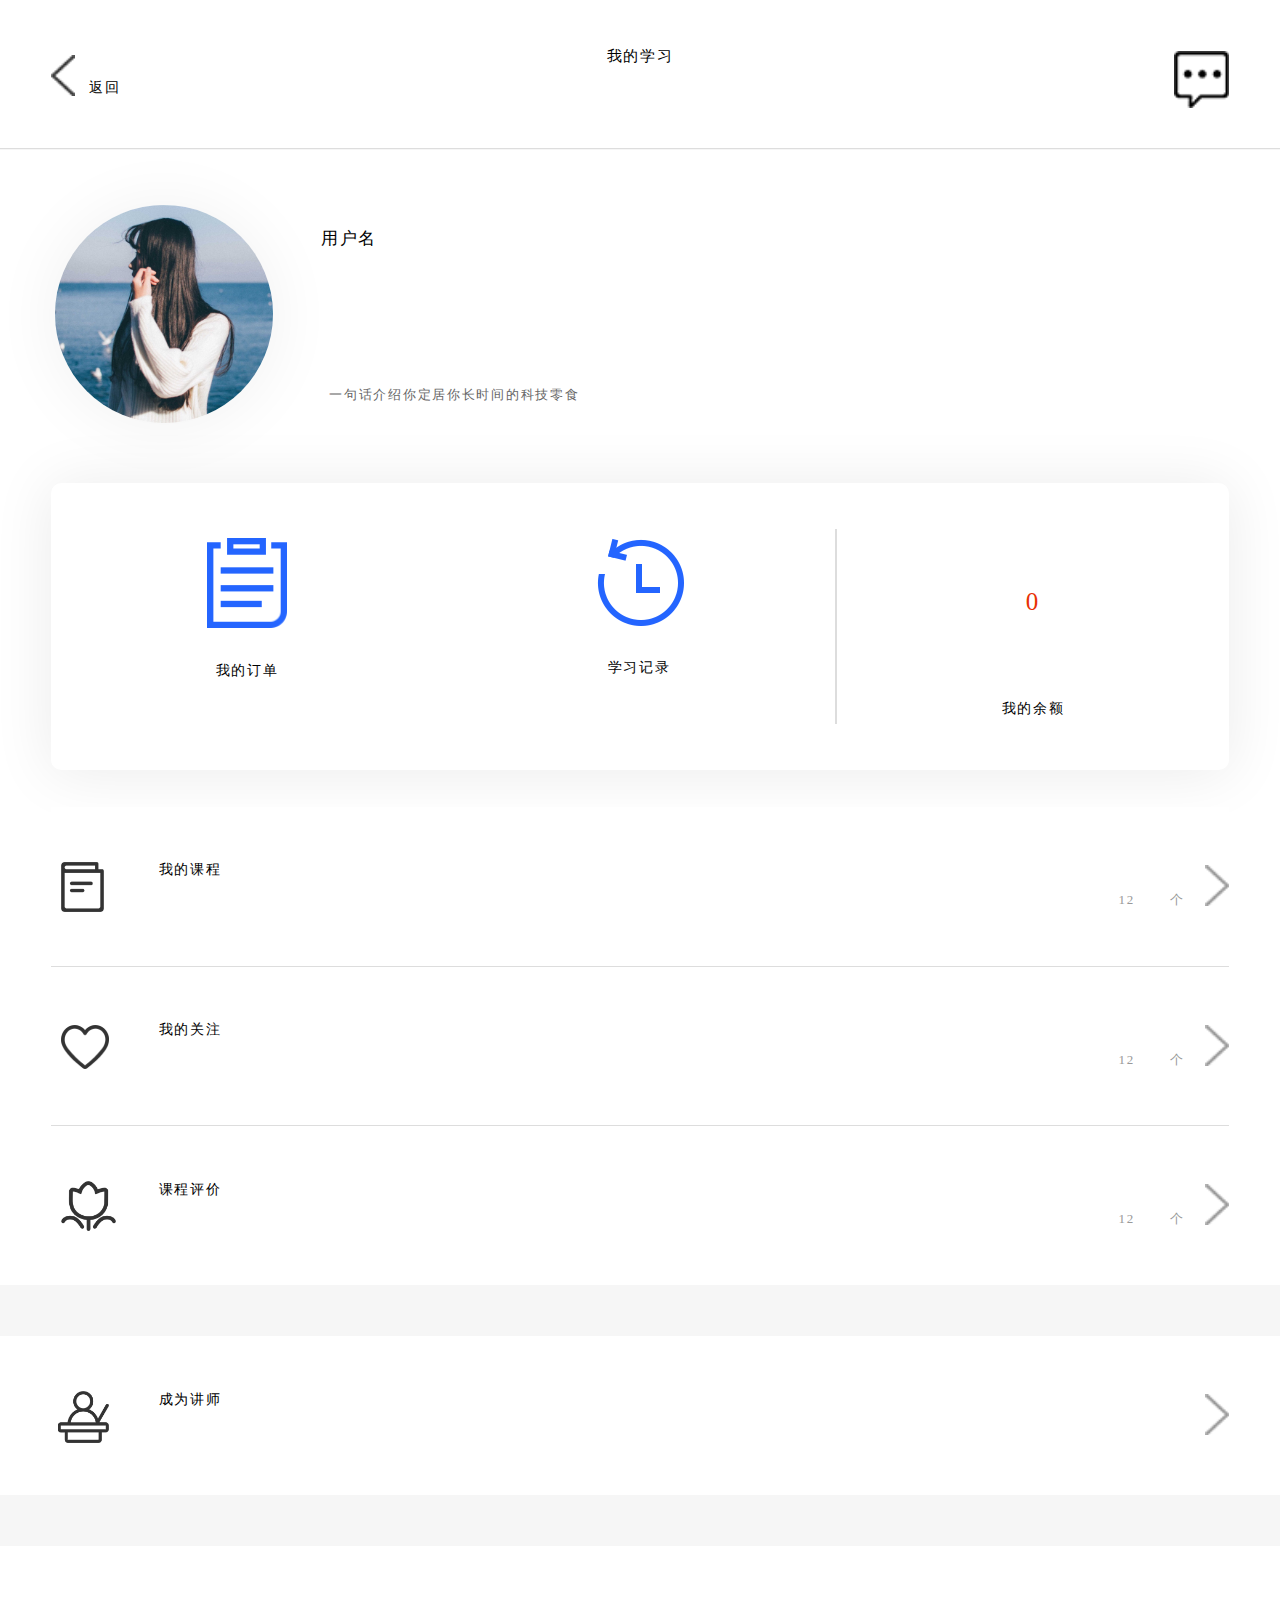
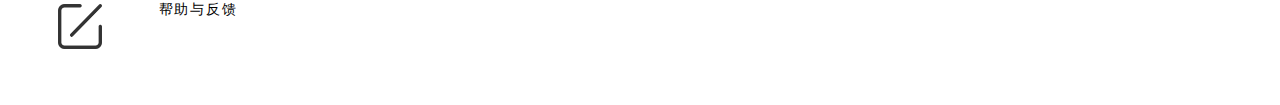
<file: study.html>
<!DOCTYPE html>
<html lang="en">
<head>
	<meta charset="UTF-8">
	<meta name="viewport" content="width=device-width, user-scalable=no, initial-scale=1.0, maximum-scale=1.0, minimum-scale=1.0">
	<title>我的学习</title>
	<link rel="shortcut icon" href="image/favicon.png">
	<link rel="stylesheet" href="css/study.css">
</head>
<body>
	<div class="header">
		<a href="#" class="return">
			<img src="image/return.png" alt="返回">
			<span>返回</span>
		</a>
		<p>我的学习</p>
		<a href="" class="message"><img src="image/study/message.png" alt="消息"></a>
	</div>
	<div class="main">
		<div class="user">
			<img src="image/chathead/cf70845a61eb4833030bf05ae32736db.jpeg" alt="img">
			<span>用户名</span>
			<p>一句话介绍你定居你长时间的科技零食</p>
			<!-- <a href="">我的主页></a> -->
		</div>
		<div class="box">
			<div class="box_main">
				<div class="order oe">
					<a href="">
						<img src="image/study/order3.png" alt="img">
						<p>我的订单</p>
					</a>
				</div>
				<div class="ecord oe">
					<a href="">
						<img src="image/study/ecord3.png" alt="img">
						<p>学习记录</p>
					</a>
				</div>
				<div class="bard"></div>
				<div class="balance">
					<a href="">
						<span>0</span>
						<p>我的余额</p>
					</a>
				</div>
			</div>
		</div>
		<div class="box-2">
			<div class="box-2_main">
				<div class="curriculum list ca">
					<a href="">
						<img src="image/study/curriculum2.png" alt="img" class="list-img">
						<p class="list-title">我的课程</p>
						<p class="list-num nu">12</p>
						<p class="list-unit nu">个</p>
						<img src="image/study/into.png" alt="img" class="into">
					</a>
				</div>
				<div class="attention list ca">
					<a href="">
						<img src="image/study/attention2.png" alt="img" class="list-img">
						<p class="list-title">我的关注</p>
						<p class="list-num nu">12</p>
						<p class="list-unit nu">个</p>
						<img src="image/study/into.png" alt="img" class="into">
					</a>
				</div>
				<div class="evaluate list">
					<a href="">
						<img src="image/study/evaluate2.png" alt="img" class="list-img">
						<p class="list-title">课程评价</p>
						<p class="list-num nu">12</p>
						<p class="list-unit nu">个</p>
						<img src="image/study/into.png" alt="img" class="into">
					</a>
				</div>
			</div>	
		</div>	
	</div>
	<div class="make list mh">
		<a href="">
			<img src="image/study/make2.png" alt="img" class="list-img">
			<p class="list-title">成为讲师</p>
			<img src="image/study/into.png" alt="img" class="into">
		</a>
	</div>
	<div class="help list mh">
		<a href="">
			<img src="image/study/help2.png" alt="img" class="list-img">
			<p class="list-title">帮助与反馈</p>
		</a>
	</div>

	<script type="text/javascript" src="js/jquery-1.11.2.min.js"></script>
	<script type="text/javascript" src="js/fastclick.js"></script>
	<script type="text/javascript" src="js/viewport.js"></script>
	<script type="text/javascript">
	$(function () {
		FastClick.attach(document.body);
	});
	</script>
</body>
</html>
</file>
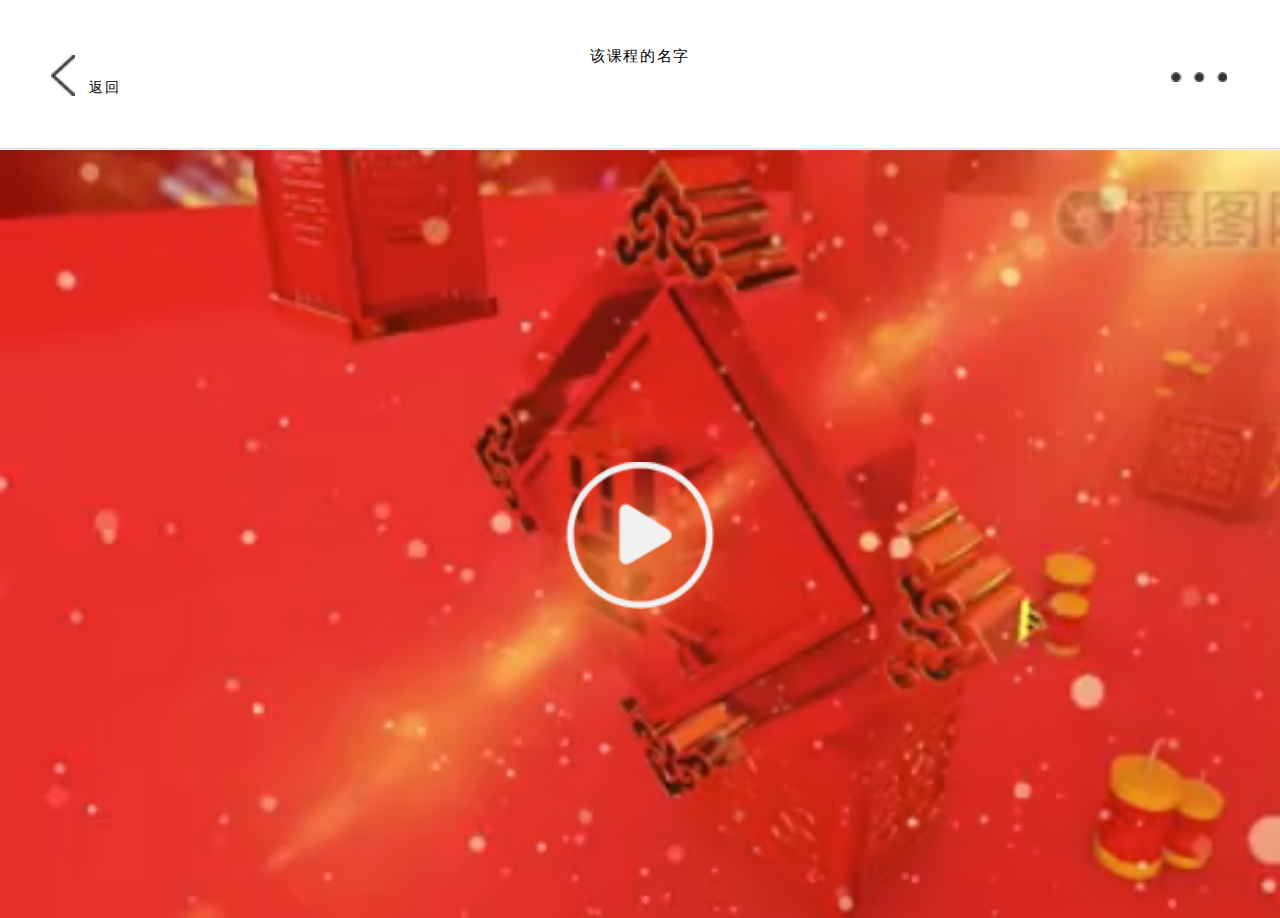
<file: video.html>
<!DOCTYPE html>
<html lang="en">
<head>
	<meta charset="UTF-8">
	<meta name="viewport" content="width=device-width, user-scalable=no, initial-scale=1.0, maximum-scale=1.0, minimum-scale=1.0">
	<title>视频播放</title>
	<link rel="shortcut icon" href="image/favicon.png">
	<link rel="stylesheet" href="css/popModal.css">
	<link rel="stylesheet" href="css/video.css">
</head>
<body>
	<div class="header">
		<a href="#" class="return">
			<img src="image/return.png" alt="返回">
			<span>返回</span>
		</a>
		<p class="header-title">该课程的名字</p>
		<div class="message" id="popModal_ex2"><img src="image/video/20191223094753.png" alt="消息"></div>
	</div>
	<div class="curtain"></div>
	<div class="video-box" >
		<video src="image/video/video-2.mp4" poster="image/video/video-bg.png"></video>
		<div class="video-img">
			<img src="image/video/play.png" alt="play" class="video-play">
		</div>
	</div>
	<div class="content-3-reply">
		<div class="content-3-reply-box">
			<p>回复</p>
			<div class="content-3-reply-main"><textarea maxlength="100" placeholder="请发表您对该用户的回复，100字以内" autofocus></textarea></div>
			<div class="content-3-reply-footer">
				<button type="button" class="button-1">取消</button>
				<button type="button" class="button-2">确定</button>
			</div>
		</div>
	</div>
	<div class="main mt-tabpage" js-tab="2">
		<div class="nav mt-tabpage-title">
			<div class="list-1 nav-list mt-tabpage-item mt-tabpage-item-cur"><p>课程目录</p></div>
			<div class="list-2 nav-list mt-tabpage-item"><p>聊天室</p></div>
			<div class="list-3 nav-list mt-tabpage-item"><p>讲师互动</p></div>
			<div class="bar"></div>
		</div>
		<div class="mt-tabpage-count">
			<ul class="mt-tabpage-cont__wrap">
				<li class="mt-tabpage-item">
					<div class="content">
						<div class="list">
							<ul>
								<li>
									<p class="title">章节1</p>
									<p class="title-2">名称哈的精神科的哈斯的必杀技好</p>
									<ul class='list-se'>
										<p class="title title-3">章节1</p>
										<p class="title-2 title-3">名称哈的精神科的哈斯的必杀技好</p>
										<li>
											<img src="image/video/video-on.png" alt="img" class="vl-img">
											<p class="li-p1" style="color: rgb(36, 101, 255);">视频 1.名称哈的科的的必杀技好个的还吃...</p>
											<p class="li-p2">00:00:21</p>
										</li>
										<li class="live">
											<img src="image/video/live-notcheck.png" alt="img" class="vl-img">
											<p class="li-p1">直播 2.名称哈的科的的必的的杀技好还吃...</p>
											<p class="li-p2 live-p">live</p>
										</li>
										<li>
											<img src="image/video/video-notcheck.png" alt="img" class="vl-img">
											<p class="li-p1" class="li-p1">视频 3.名称哈的个发科的的必杀技好还吃...</p>
											<p class="li-p2">00:00:21</p>
										</li>
										<li>
											<img src="image/video/video-notcheck.png" alt="img" class="vl-img">
											<p class="li-p1">视频 4.名称哈的科的供货方必杀技好还吃...</p>
											<p class="li-p2">00:00:21</p>
										</li>
									</ul>
								</li>
								<li>
									<p class="title">章节2</p>
									<p class="title-2">名称哈的精神科的哈斯的必杀技好</p>
									<ul class='list-se'>
										<p class="title title-3">章节2</p>
										<p class="title-2 title-3">名称哈的精神科的哈斯的必杀技好</p>
										<li>
											<img src="image/video/video-notcheck.png" alt="img" class="vl-img">
											<p class="li-p1">视频 1.名称哈的科的的必杀技好个的还吃...</p>
											<p class="li-p2">00:00:21</p>
										</li>
										<li class="live">
											<img src="image/video/live-notcheck.png" alt="img" class="vl-img">
											<p class="li-p1">直播 2.名称哈的科的的必的的杀技好还吃...</p>
											<p class="li-p2 live-p">live</p>
										</li>
										<li>
											<img src="image/video/video-notcheck.png" alt="img" class="vl-img">
											<p class="li-p1">视频 3.名称哈的个发科的的必杀技好还吃...</p>
											<p class="li-p2">00:00:21</p>
										</li>
										<li>
											<img src="image/video/video-notcheck.png" alt="img" class="vl-img">
											<p class="li-p1">视频 4.名称哈的科的供货方必杀技好还吃...</p>
											<p class="li-p2">00:00:21</p>
										</li>
									</ul>
								</li>
								<li>
									<p class="title">章节3</p>
									<p class="title-2">名称哈的精神科的哈斯的必杀技好</p>
									<ul class='list-se'>
										<p class="title title-3">章节3</p>
										<p class="title-2 title-3">名称哈的精神科的哈斯的必杀技好</p>
										<li>
											<img src="image/video/video-notcheck.png" alt="img" class="vl-img">
											<p class="li-p1">视频 1.名称哈的科的的必杀技好个的还吃...</p>
											<p class="li-p2">00:00:21</p>
										</li>
										<li class="live">
											<img src="image/video/live-notcheck.png" alt="img" class="vl-img">
											<p class="li-p1">直播 2.名称哈的科的的必的的杀技好还吃...</p>
											<p class="li-p2 live-p">live</p>
										</li>
										<li>
											<img src="image/video/video-notcheck.png" alt="img" class="vl-img">
											<p class="li-p1">视频 3.名称哈的个发科的的必杀技好还吃...</p>
											<p class="li-p2">00:00:21</p>
										</li>
										<li>
											<img src="image/video/video-notcheck.png" alt="img" class="vl-img">
											<p class="li-p1">视频 4.名称哈的科的供货方必杀技好还吃...</p>
											<p class="li-p2">00:00:21</p>
										</li>
									</ul>
								</li>
								<li><p class="title">章节4</p><p class="title-2">名称哈的精神科的哈斯的必杀技好</p></li>
								<li><p class="title">章节5</p><p class="title-2">名称哈的精神科的哈斯的必杀技好</p></li>
								<li><p class="title">章节6</p><p class="title-2">名称哈的精神科的哈斯的必杀技好</p></li>
								<li><p class="title">章节7</p><p class="title-2">名称哈的精神科的哈斯的必杀技好</p></li>
								<li><p class="title">章节8</p><p class="title-2">名称哈的精神科的哈斯的必杀技好</p></li>
								<li><p class="title">章节9</p><p class="title-2">名称哈的精神科的哈斯的必杀技好</p></li>
								<li><p class="title">章节10</p><p class="title-2">名称哈的精神科的哈斯的必杀技好</p></li>
								<li><p class="title">章节11</p><p class="title-2">名称哈的精神科的哈斯的必杀技好</p></li>

								<li><p class="title">章节4</p><p class="title-2">名称哈的精神科的哈斯的必杀技好</p></li>
								<li><p class="title">章节5</p><p class="title-2">名称哈的精神科的哈斯的必杀技好</p></li>
								<li><p class="title">章节6</p><p class="title-2">名称哈的精神科的哈斯的必杀技好</p></li>
								<li><p class="title">章节7</p><p class="title-2">名称哈的精神科的哈斯的必杀技好</p></li>
								<li><p class="title">章节8</p><p class="title-2">名称哈的精神科的哈斯的必杀技好</p></li>
								<li><p class="title">章节9</p><p class="title-2">名称哈的精神科的哈斯的必杀技好</p></li>
								<li><p class="title">章节10</p><p class="title-2">名称哈的精神科的哈斯的必杀技好</p></li>
								<li><p class="title">章节11</p><p class="title-2">名称哈的精神科的哈斯的必杀技好</p></li>

								<li><p class="title">章节4</p><p class="title-2">名称哈的精神科的哈斯的必杀技好</p></li>
								<li><p class="title">章节5</p><p class="title-2">名称哈的精神科的哈斯的必杀技好</p></li>
								<li><p class="title">章节6</p><p class="title-2">名称哈的精神科的哈斯的必杀技好</p></li>
								<li><p class="title">章节7</p><p class="title-2">名称哈的精神科的哈斯的必杀技好</p></li>
								<li><p class="title">章节8</p><p class="title-2">名称哈的精神科的哈斯的必杀技好</p></li>
								<li><p class="title">章节9</p><p class="title-2">名称哈的精神科的哈斯的必杀技好</p></li>
								<li><p class="title">章节10</p><p class="title-2">名称哈的精神科的哈斯的必杀技好</p></li>
								<li><p class="title">章节11</p><p class="title-2">名称哈的精神科的哈斯的必杀技好</p></li>

								<li><p class="title">章节4</p><p class="title-2">名称哈的精神科的哈斯的必杀技好</p></li>
								<li><p class="title">章节5</p><p class="title-2">名称哈的精神科的哈斯的必杀技好</p></li>
								<li><p class="title">章节6</p><p class="title-2">名称哈的精神科的哈斯的必杀技好</p></li>
								<li><p class="title">章节7</p><p class="title-2">名称哈的精神科的哈斯的必杀技好</p></li>
								<li><p class="title">章节8</p><p class="title-2">名称哈的精神科的哈斯的必杀技好</p></li>
								<li><p class="title">章节9</p><p class="title-2">名称哈的精神科的哈斯的必杀技好</p></li>
								<li><p class="title">章节10</p><p class="title-2">名称哈的精神科的哈斯的必杀技好</p></li>
								<li><p class="title">章节11</p><p class="title-2">名称哈的精神科的哈斯的必杀技好</p></li>

								<li><p class="title">章节4</p><p class="title-2">名称哈的精神科的哈斯的必杀技好</p></li>
								<li><p class="title">章节5</p><p class="title-2">名称哈的精神科的哈斯的必杀技好</p></li>
								<li><p class="title">章节6</p><p class="title-2">名称哈的精神科的哈斯的必杀技好</p></li>
								<li><p class="title">章节7</p><p class="title-2">名称哈的精神科的哈斯的必杀技好</p></li>
								<li><p class="title">章节8</p><p class="title-2">名称哈的精神科的哈斯的必杀技好</p></li>
								<li><p class="title">章节9</p><p class="title-2">名称哈的精神科的哈斯的必杀技好</p></li>
								<li><p class="title">章节10</p><p class="title-2">名称哈的精神科的哈斯的必杀技好</p></li>
								<li><p class="title">章节11</p><p class="title-2">名称哈的精神科的哈斯的必杀技好</p></li>
							</ul>
						</div>
					</div>
				</li>
				<li class="mt-tabpage-item">
					<div class="content-2">
						<div class="content-2-header">
							<div class="avatar-list avatar-list-stacked">
								<span class="avatar cover-image brround" data-image-src="image/chathead/002f9debdd7a18f3606bb0a3927c07e8.jpeg" style="background: url('image/chathead/002f9debdd7a18f3606bb0a3927c07e8.jpeg') center center;background-size: cover;"></span>
								<span class="avatar cover-image brround" data-image-src="image/chathead/1ab6baa76a38163fe04aee6dae72aa6a.jpeg" style="background: url('image/chathead/1ab6baa76a38163fe04aee6dae72aa6a.jpeg') center center;background-size: cover;"></span>
								<span class="avatar cover-image brround" data-image-src="image/chathead/5c2b1aaddd50e78217eebf91089cd4d5.jpeg" style="background: url('image/chathead/5c2b1aaddd50e78217eebf91089cd4d5.jpeg') center center;background-size: cover;"></span>
								<span class="avatar cover-image brround" data-image-src="image/chathead/63ec0585f56385d95cca28c6a2265d5c.jpeg" style="background: url('image/chathead/63ec0585f56385d95cca28c6a2265d5c.jpeg') center center;background-size: cover;"></span>
								<span class="avatar cover-image brround" data-image-src="image/chathead/7157621b077ccf868e57ffc6e681d02a.jpeg" style="background: url('image/chathead/7157621b077ccf868e57ffc6e681d02a.jpeg') center center;background-size: cover;"></span>
								<span class="avatar cover-image brround" data-image-src="image/chathead/ae4780b848dddeb76e6e332f6af978db.jpg" style="background: url('image/chathead/ae4780b848dddeb76e6e332f6af978db.jpg') center center;background-size: cover;"></span>
								<span class="avatar cover-image brround" data-image-src="image/chathead/c162157ebef00a460ebaa0839e95cad3.jpg" style="background: url('image/chathead/c162157ebef00a460ebaa0839e95cad3.jpg') center center;background-size: cover;"></span>
								<span class="avatar cover-image brround" data-image-src="image/chathead/cf70845a61eb4833030bf05ae32736db.jpeg" style="background: url('image/chathead/cf70845a61eb4833030bf05ae32736db.jpeg') center center;background-size: cover;"></span>
								<span class="avatar cover-image brround" data-image-src="image/chathead/e6774038810afba773b103632a264902.jpeg" style="background: url('image/chathead/e6774038810afba773b103632a264902.jpeg') center center;background-size: cover;"></span>
								<span class="avatar cover-image brround" data-image-src="image/chathead/7157621b077ccf868e57ffc6e681d02a.jpeg" style="background: url('image/chathead/7157621b077ccf868e57ffc6e681d02a.jpeg') center center;background-size: cover;"></span>
							</div>
							<p class="omit">...</p>
							<p>在线人数:15</p>
						</div>
						<div class="content-2-main">
							<div class="comment">
								<div class="comment-header">
									<img src="image/study/user.jpg" alt="img">
									<p class="username">用户名</p>
									<p class="time">50分钟前</p>
								</div>
								<div class="container">
									<p>聊天内容100字这课还可以啊，后答复是还房贷风华绝代的科技的事的覅阿花谷雨是东风路热塑日破放佛频道上供货加分的换个地方摔死邝白个很费劲的换算好风景既定的顶顶顶顶顶的事实上是是是将将</p>
								</div>
							</div>
							<div class="comment">
								<div class="comment-header">
									<img src="image/study/user.jpg" alt="img">
									<p class="username">用户名</p>
									<p class="time">2019-10-15</p>
								</div>
								<div class="container">
									<p>聊天内容100字这课还可以啊，后答复是还房贷</p>
								</div>
							</div>
							<div class="comment">
								<div class="comment-header">
									<img src="image/study/user.jpg" alt="img">
									<p class="username">用户名</p>
									<p class="time">2019-10-15</p>
								</div>
								<div class="container">
									<p>聊天内容100字这课还可以啊，后答复是还房贷过啥节的换算工程相互间从北京站想</p>
								</div>
							</div>
						</div>
						<div class="content-2-footer">
							<img src="image/video/20191223175355.png" alt="img">
							<input type="text">
							<button type="button">发送</button>
						</div>
					</div>
				</li>
				<li class="mt-tabpage-item">
					<div class="content-3">
						<div class="content-3-main">
							<div class="comment">
								<span class="question">这课里面的文件怎么拿到啊老师？</span>
								<p class="p-2">回复：</p>
								<div class="rd"><p class="reply">关注并加老师微信就可以了哦，关注在本课程的右上角就能找到了，然后联系老师获得文件</p></div>
								<p class="name nt">用户名</p>
								<p class="time nt">2019-10-15</p>
							</div>
							<div class="comment">
								<span class="question">这课里面的文件怎么拿到啊老师？</span>
								<span class="span-1">（我的提问）</span>
								<p class="p-2">回复：</p>
								<div class="rd"><p class="reply">关注并加老师微信就可以了哦，关注在本课程的右上角就能找到了，然后联系老师获得文件</p></div>
								<p class="name nt">用户名</p>
								<p class="time nt">2019-10-15</p>
							</div>
							<div class="comment">
								<span class="question">问题限字50个这课里面的文件怎么拿到啊老师？经常性咳嗽的佛山的各方？</span>
								<p class="p-2">回复：</p>
								<div class="rd"><p class="reply">回答限字100个，关注并加老师微信就可以了哦，关注在本课程的右上角就能找到了，然后联系老师就可以获得文件好地方即可撒附近换个的后果i好风景的后果和风度挂号费可换购阿黑哥后入俄爱哦我如瑞特让他</p></div>
								<p class="name nt">用户名</p>
								<p class="time nt">2019-10-15</p>
							</div>
							<div class="comment">
								<span class="question">这课里面的文件怎么拿到啊老师？</span>
								<span class="span-1">（我的提问）</span>
								<p class="p-2">回复：</p>
								<div class="rd"><p class="reply">关注并加老师微信就可以了哦，关注在本课程的右上角就能找到了，然后联系老师获得文件</p></div>
								<p class="name nt">用户名</p>
								<p class="time nt">2019-10-15</p>
							</div>
							<!-- 讲师版、没有回复 -->
							<div class="comment lecturer">
								<span class="question">这课里面的文件怎么拿到啊老师？</span>
								<div class="rd notReply"></div>
								<!-- <p class="lecturer-reply">回复</p> -->
								<p class="name nt">用户名</p>
								<p class="time nt">2019-10-15</p>
							</div>
							<div class="comment lecturer">
								<span class="question">这课里面的文件怎么拿到啊老师？</span>
								<p class="p-2">回复：</p>
								<div class="rd">
									<p class="reply">关注并加老师微信就可以了哦，关注在本课程的右上角就能找到了，然后联系老师获得文件</p>
									<!-- <p class="lecturer-delete">删除</p> -->
								</div>
								<p class="name nt">用户名</p>
								<p class="time nt">2019-10-15</p>
							</div>
							<div class="comment lecturer">
								<span class="question">问题限字50个这课里面的文件怎么拿到啊老师？经常性咳嗽的佛山的各方？</span>
								<p class="p-2">回复：</p>
								<div class="rd">
									<p class="reply">回答限字100个，关注并加老师微信就可以了哦，关注在本课程的右上角就能找到了，然后联系老师就可以获得文件好地方即可撒附近换个的后果i好风景的后果和风度挂号费可换购阿黑哥后入俄爱哦我如瑞特让他</p>
									<!-- <p class="lecturer-delete">删除</p> -->
								</div>
								<p class="name nt">用户名</p>
								<p class="time nt">2019-10-15</p>
							</div>
						</div>
						<div class="content-3-footer">
							<input type="text" placeholder="输入你的问题">
							<button type="button">发送</button>
						</div>
					</div>
				</li>
			</ul>
		</div>
	</div>
	<div class="pop-upWindows">
		<div class="dr">
			<button type="button" class="delete-btn">删除</button>
			<button type="button" class="cancel">取消</button>
		</div>
		<div class="hint">
			<p>删除提问后，提问下的回复也会被删除</p>
			<button type="button" class="confirm">删除提问</button>
			<button type="button" class="cancel">取消</button>
		</div>
	</div>

	<script type="text/javascript" src="js/jquery-1.11.2.min.js"></script>
	<script type="text/javascript" src="js/fastclick.js"></script>
	<script type="text/javascript" src="js/mt-tabpage.js"></script>
	<script type="text/javascript" src="js/viewport.js"></script>
	<script type="text/javascript" src="js/video.js"></script>
	<script type="text/javascript" src="js/popModal.js"></script>
	<script type="text/javascript">
	$(function () {
		FastClick.attach(document.body);
	});
	$(function () {
		$('[js-tab=2]').tab({
			mouse: 'click',   //切换方式：over，click
			autoPlay: false,  //播放方式：false，true
			curDisplay: 1,     //当前第一个打开
			changeMethod: 'horizontal'  //切换选项：默认default，horizontal，vertical，opacity这4种方式
		});		
	});
	</script>
</body>
</html>
</file>
<file: css/index.css>
body { margin: 0px; padding: 0px; background-color: #f6f6f6; }

p { margin: 0px; }

a, div { text-decoration: none; -webkit-tap-highlight-color: rgba(255, 0, 0, 0); }

.header { position: fixed; top: 0rem; width: 100%; height: 2.71875rem; background: white; text-align: center; border-bottom: 0.03125rem solid #dddddd; z-index: 2; }
.header .return { position: absolute; line-height: 0px; z-index: 1; font-size: 14px; font-family: PingFang SC; font-weight: 400; letter-spacing: 0.03125rem; color: black; left: 0.9375rem; top: 1rem; }
[data-dpr="2"] .header .return { font-size: 28px; }
[data-dpr="2.625"] .header .return { font-size: 36.75px; }
[data-dpr="3"] .header .return { font-size: 46.1538461538px; }
[data-dpr="3.5"] .header .return { font-size: 49px; }
.header .return img { width: 0.4375rem; padding-right: 0.46875rem; }
.header span { position: relative; top: -0.0625rem; left: -0.3125rem; font-size: 14px; font-family: PingFang SC; font-weight: 400; letter-spacing: 0.03125rem; color: black; }
[data-dpr="2"] .header span { font-size: 28px; }
[data-dpr="2.625"] .header span { font-size: 36.75px; }
[data-dpr="3"] .header span { font-size: 46.1538461538px; }
[data-dpr="3.5"] .header span { font-size: 49px; }
.header .user { position: absolute; line-height: 0px; z-index: 1; right: 1rem; top: 0.46875rem; }
.header .user img { width: 1.8375rem; height: 1.8375rem; border-radius: 50%; box-shadow: 0px 0.03125rem 0.4375rem 0px rgba(1, 1, 1, 0.18); }
.header p { position: relative; top: 0.90625rem; font-size: 15px; font-family: PingFang SC; font-weight: 400; letter-spacing: 0.03125rem; color: black; line-height: 15px; }
[data-dpr="2"] .header p { font-size: 30px; }
[data-dpr="2.625"] .header p { font-size: 39.375px; }
[data-dpr="3"] .header p { font-size: 49.4505494505px; }
[data-dpr="3.5"] .header p { font-size: 52.5px; }
[data-dpr="2"] .header p { line-height: 30px; }
[data-dpr="2.625"] .header p { line-height: 39.375px; }
[data-dpr="3"] .header p { line-height: 49.4505494505px; }
[data-dpr="3.5"] .header p { line-height: 52.5px; }

.main { width: 100%; background: white; padding-top: 2.75rem; }
.main .scroll { height: 12.5rem; }
.main .scroll .container { width: 100%; height: 100%; overflow: hidden; position: relative; margin: 0 auto; }
.main .scroll .container .list { width: 500%; height: 100%; position: absolute; }
.main .scroll .container .list > img { float: left; width: 20%; height: 100%; }
.main .search { width: 100%; height: 2rem; position: absolute; top: 3.375rem; -webkit-transition: all 500ms ease-in-out; transition: 500ms ease-in-out; }
.main .search .search_box { height: 100%; margin: 0 0.9375rem; background: #fff; border-radius: 0.1875rem; }
.main .search .search_box img { position: absolute; width: 0.9375rem; height: 0.9375rem; top: 0.53125rem; left: 0.53125rem; z-index: 2; }
.main .search .search_box input { position: absolute; height: 1.25rem; font-size: 15px; font-family: PingFang SC; font-weight: 400; letter-spacing: 0.03125rem; color: #000; line-height: 15px; width: 18.625rem; border: none; padding: 0.375rem 0 0.375rem 0; margin: 0 0.9375rem 0 2rem; border-radius: 0.1875rem; -webkit-appearance: none; outline: none; background: transparent; }
[data-dpr="2"] .main .search .search_box input { font-size: 30px; }
[data-dpr="2.625"] .main .search .search_box input { font-size: 39.375px; }
[data-dpr="3"] .main .search .search_box input { font-size: 49.4505494505px; }
[data-dpr="3.5"] .main .search .search_box input { font-size: 52.5px; }
[data-dpr="2"] .main .search .search_box input { line-height: 30px; }
[data-dpr="2.625"] .main .search .search_box input { line-height: 39.375px; }
[data-dpr="3"] .main .search .search_box input { line-height: 49.4505494505px; }
[data-dpr="3.5"] .main .search .search_box input { line-height: 52.5px; }
.main .search .search_box button { font-size: 14px; font-family: PingFang SC; font-weight: 400; letter-spacing: 0.03125rem; color: black; line-height: 32px; position: absolute; top: 0px; right: 0px; padding: 0 0 0 0.9375rem; border: none; font-size: 15px; background: transparent; }
[data-dpr="2"] .main .search .search_box button { font-size: 28px; }
[data-dpr="2.625"] .main .search .search_box button { font-size: 36.75px; }
[data-dpr="3"] .main .search .search_box button { font-size: 46.1538461538px; }
[data-dpr="3.5"] .main .search .search_box button { font-size: 49px; }
[data-dpr="2"] .main .search .search_box button { line-height: 64px; }
[data-dpr="2.625"] .main .search .search_box button { line-height: 84px; }
[data-dpr="3"] .main .search .search_box button { line-height: 105.4945054945px; }
[data-dpr="3.5"] .main .search .search_box button { line-height: 112px; }
.main .nav { margin-top: 1.375rem; margin-bottom: 1.375rem; padding-left: 0.34375rem; padding-right: 0.34375rem; display: flex; }
.main .nav div { width: 16.6666667%; text-align: center; }
.main .nav div img { width: 2.25rem; height: 2.25rem; }
.main .nav div p { font-size: 10px; font-family: PingFang SC; font-weight: 400; letter-spacing: 0.03125rem; color: #666666; line-height: 9.5px; margin-top: 0.25rem; }
[data-dpr="2"] .main .nav div p { font-size: 20px; }
[data-dpr="2.625"] .main .nav div p { font-size: 26.25px; }
[data-dpr="3"] .main .nav div p { font-size: 32.967032967px; }
[data-dpr="3.5"] .main .nav div p { font-size: 35px; }
[data-dpr="2"] .main .nav div p { line-height: 19px; }
[data-dpr="2.625"] .main .nav div p { line-height: 24.9375px; }
[data-dpr="3"] .main .nav div p { line-height: 31.3186813187px; }
[data-dpr="3.5"] .main .nav div p { line-height: 33.25px; }
.main .message { position: relative; margin-left: 0.9375rem; margin-right: 0.9375rem; height: 1.6875rem; background: #f6f6f6; border-radius: 0.1875rem; }
.main .message img { position: absolute; top: 0.34375rem; left: 0.4375rem; width: 1.0625rem; height: 1rem; }
.main .message .p1 { position: absolute; top: 0.5rem; left: 1.9375rem; font-size: 11px; font-family: PingFang SC; font-weight: 400; letter-spacing: 0.03125rem; color: black; line-height: 10.5px; }
[data-dpr="2"] .main .message .p1 { font-size: 22px; }
[data-dpr="2.625"] .main .message .p1 { font-size: 28.875px; }
[data-dpr="3"] .main .message .p1 { font-size: 36.2637362637px; }
[data-dpr="3.5"] .main .message .p1 { font-size: 38.5px; }
[data-dpr="2"] .main .message .p1 { line-height: 21px; }
[data-dpr="2.625"] .main .message .p1 { line-height: 27.5625px; }
[data-dpr="3"] .main .message .p1 { line-height: 34.6153846154px; }
[data-dpr="3.5"] .main .message .p1 { line-height: 36.75px; }
.main .message .p2 { position: absolute; top: 0.5rem; left: 3.84375rem; font-size: 11px; font-family: PingFang SC; font-weight: 400; letter-spacing: 0.03125rem; color: #999999; line-height: 10.5px; }
[data-dpr="2"] .main .message .p2 { font-size: 22px; }
[data-dpr="2.625"] .main .message .p2 { font-size: 28.875px; }
[data-dpr="3"] .main .message .p2 { font-size: 36.2637362637px; }
[data-dpr="3.5"] .main .message .p2 { font-size: 38.5px; }
[data-dpr="2"] .main .message .p2 { line-height: 21px; }
[data-dpr="2.625"] .main .message .p2 { line-height: 27.5625px; }
[data-dpr="3"] .main .message .p2 { line-height: 34.6153846154px; }
[data-dpr="3.5"] .main .message .p2 { line-height: 36.75px; }
.main .recommend { position: relative; margin-top: 1.375rem; margin-bottom: 1.21875rem; }
.main .recommend .rec-header { position: relative; margin-left: 0.9375rem; margin-right: 0.9375rem; }
.main .recommend .rec-header p { font-size: 19px; font-family: PingFang SC; font-weight: 400; letter-spacing: 0.03125rem; font-weight: 500; color: black; line-height: 18px; }
[data-dpr="2"] .main .recommend .rec-header p { font-size: 38px; }
[data-dpr="2.625"] .main .recommend .rec-header p { font-size: 49.875px; }
[data-dpr="3"] .main .recommend .rec-header p { font-size: 62.6373626374px; }
[data-dpr="3.5"] .main .recommend .rec-header p { font-size: 66.5px; }
[data-dpr="2"] .main .recommend .rec-header p { line-height: 36px; }
[data-dpr="2.625"] .main .recommend .rec-header p { line-height: 47.25px; }
[data-dpr="3"] .main .recommend .rec-header p { line-height: 59.3406593407px; }
[data-dpr="3.5"] .main .recommend .rec-header p { line-height: 63px; }
.main .recommend .rec-header a { position: absolute; top: 0px; right: 0px; width: 2.8125rem; font-size: 13px; font-family: PingFang SC; font-weight: 400; letter-spacing: 0.03125rem; color: black; line-height: 18px; }
[data-dpr="2"] .main .recommend .rec-header a { font-size: 26px; }
[data-dpr="2.625"] .main .recommend .rec-header a { font-size: 34.125px; }
[data-dpr="3"] .main .recommend .rec-header a { font-size: 42.8571428571px; }
[data-dpr="3.5"] .main .recommend .rec-header a { font-size: 45.5px; }
[data-dpr="2"] .main .recommend .rec-header a { line-height: 36px; }
[data-dpr="2.625"] .main .recommend .rec-header a { line-height: 47.25px; }
[data-dpr="3"] .main .recommend .rec-header a { line-height: 59.3406593407px; }
[data-dpr="3.5"] .main .recommend .rec-header a { line-height: 63px; }
.main .recommend .rec-header a img { position: absolute; top: 0.25rem; right: 0.03125rem; width: 0.71875rem; height: 0.625rem; }
.main .recommend .rec-content-right { position: absolute; right: 0px; bottom: 0px; }
.main .recommend .rec-content-right .content-0 { float: right; margin-right: 0.9375rem; }
.main .recommend .rec-content-left .content-0 { margin-left: 0.9375rem; }
.main .recommend .rec-content { width: 100%; padding-top: 0.03125rem; }
.main .recommend .rec-content .content-0 { position: relative; width: 10.3125rem; margin-top: 1.21875rem; display: -webkit-inline-box; }
.main .recommend .rec-content .content-0 img { width: 100%; height: 100%; border-radius: 0.1875rem; }
.main .recommend .rec-content .content-0 .box { position: relative; margin-bottom: 0.875rem; }
.main .recommend .rec-content .content-0 .hour { position: absolute; bottom: 0.3125rem; right: 0.3125rem; width: 2.75rem; height: 0.9375rem; padding-left: 0.25rem; padding-right: 0.1875rem; background: rgba(0, 0, 0, 0.5); border-radius: 0.46875rem; display: flex; }
.main .recommend .rec-content .content-0 .hour p { font-size: 10px; font-family: PingFang SC; font-weight: 400; letter-spacing: 0.03125rem; color: white; line-height: 15px; }
[data-dpr="2"] .main .recommend .rec-content .content-0 .hour p { font-size: 20px; }
[data-dpr="2.625"] .main .recommend .rec-content .content-0 .hour p { font-size: 26.25px; }
[data-dpr="3"] .main .recommend .rec-content .content-0 .hour p { font-size: 32.967032967px; }
[data-dpr="3.5"] .main .recommend .rec-content .content-0 .hour p { font-size: 35px; }
[data-dpr="2"] .main .recommend .rec-content .content-0 .hour p { line-height: 30px; }
[data-dpr="2.625"] .main .recommend .rec-content .content-0 .hour p { line-height: 39.375px; }
[data-dpr="3"] .main .recommend .rec-content .content-0 .hour p { line-height: 49.4505494505px; }
[data-dpr="3.5"] .main .recommend .rec-content .content-0 .hour p { line-height: 52.5px; }
.main .recommend .rec-content .content-0 .title { font-size: 13px; font-family: PingFang SC; font-weight: 400; letter-spacing: 0.03125rem; color: black; overflow: hidden; height: 0.78125rem; line-height: 0.78125rem; }
[data-dpr="2"] .main .recommend .rec-content .content-0 .title { font-size: 26px; }
[data-dpr="2.625"] .main .recommend .rec-content .content-0 .title { font-size: 34.125px; }
[data-dpr="3"] .main .recommend .rec-content .content-0 .title { font-size: 42.8571428571px; }
[data-dpr="3.5"] .main .recommend .rec-content .content-0 .title { font-size: 45.5px; }
.main .recommend .rec-content .content-0 .price { position: relative; left: -0.15625rem; margin-top: 0.8125rem; display: flex; }
.main .recommend .rec-content .content-0 .price p { font-size: 14px; font-family: PingFang SC; font-weight: 400; letter-spacing: 0.03125rem; color: #e83104; line-height: 11.5px; }
[data-dpr="2"] .main .recommend .rec-content .content-0 .price p { font-size: 28px; }
[data-dpr="2.625"] .main .recommend .rec-content .content-0 .price p { font-size: 36.75px; }
[data-dpr="3"] .main .recommend .rec-content .content-0 .price p { font-size: 46.1538461538px; }
[data-dpr="3.5"] .main .recommend .rec-content .content-0 .price p { font-size: 49px; }
[data-dpr="2"] .main .recommend .rec-content .content-0 .price p { line-height: 23px; }
[data-dpr="2.625"] .main .recommend .rec-content .content-0 .price p { line-height: 30.1875px; }
[data-dpr="3"] .main .recommend .rec-content .content-0 .price p { line-height: 37.9120879121px; }
[data-dpr="3.5"] .main .recommend .rec-content .content-0 .price p { line-height: 40.25px; }
.main .recommend .rec-content .content-0 .price .p5 { font-size: 12px; margin-left: 3px; line-height: 11.5px; }
[data-dpr="2"] .main .recommend .rec-content .content-0 .price .p5 { font-size: 24px; }
[data-dpr="2.625"] .main .recommend .rec-content .content-0 .price .p5 { font-size: 31.5px; }
[data-dpr="3"] .main .recommend .rec-content .content-0 .price .p5 { font-size: 39.5604395604px; }
[data-dpr="3.5"] .main .recommend .rec-content .content-0 .price .p5 { font-size: 42px; }
[data-dpr="2"] .main .recommend .rec-content .content-0 .price .p5 { margin-left: 6px; }
[data-dpr="2.625"] .main .recommend .rec-content .content-0 .price .p5 { margin-left: 7.875px; }
[data-dpr="3"] .main .recommend .rec-content .content-0 .price .p5 { margin-left: 9.8901098901px; }
[data-dpr="3.5"] .main .recommend .rec-content .content-0 .price .p5 { margin-left: 10.5px; }
[data-dpr="2"] .main .recommend .rec-content .content-0 .price .p5 { line-height: 23px; }
[data-dpr="2.625"] .main .recommend .rec-content .content-0 .price .p5 { line-height: 30.1875px; }
[data-dpr="3"] .main .recommend .rec-content .content-0 .price .p5 { line-height: 37.9120879121px; }
[data-dpr="3.5"] .main .recommend .rec-content .content-0 .price .p5 { line-height: 40.25px; }
.main .teacher-box { background: #f6f6f6; padding-top: 0.4375rem; padding-bottom: 0.4375rem; }
.main .teacher-box .teacher { background: #fff; padding-top: 1.375rem; padding-bottom: 1.15625rem; padding-right: 0.15625rem; }
.main .teacher-box .teacher .t-title { font-size: 19px; font-family: PingFang SC; font-weight: 400; letter-spacing: 0.03125rem; font-weight: 500; color: black; line-height: 18px; padding-left: 0.96875rem; }
[data-dpr="2"] .main .teacher-box .teacher .t-title { font-size: 38px; }
[data-dpr="2.625"] .main .teacher-box .teacher .t-title { font-size: 49.875px; }
[data-dpr="3"] .main .teacher-box .teacher .t-title { font-size: 62.6373626374px; }
[data-dpr="3.5"] .main .teacher-box .teacher .t-title { font-size: 66.5px; }
[data-dpr="2"] .main .teacher-box .teacher .t-title { line-height: 36px; }
[data-dpr="2.625"] .main .teacher-box .teacher .t-title { line-height: 47.25px; }
[data-dpr="3"] .main .teacher-box .teacher .t-title { line-height: 59.3406593407px; }
[data-dpr="3.5"] .main .teacher-box .teacher .t-title { line-height: 63px; }
.main .teacher-box .teacher .bar { width: 100%; overflow-x: scroll; overflow-y: hidden; display: -webkit-inline-box; margin-top: 1.3125rem; }
.main .teacher-box .teacher .bar div { width: 15.838926%; text-align: center; margin-right: 0.78125rem; }
.main .teacher-box .teacher .bar #t1 { margin-left: 0.9375rem; }
.main .teacher-box .teacher .bar img { width: 100%; border-radius: 50%; }
.main .teacher-box .teacher .bar p { font-size: 13px; font-family: PingFang SC; font-weight: 400; letter-spacing: 0.03125rem; color: black; line-height: 12px; margin-top: 0.625rem; }
[data-dpr="2"] .main .teacher-box .teacher .bar p { font-size: 26px; }
[data-dpr="2.625"] .main .teacher-box .teacher .bar p { font-size: 34.125px; }
[data-dpr="3"] .main .teacher-box .teacher .bar p { font-size: 42.8571428571px; }
[data-dpr="3.5"] .main .teacher-box .teacher .bar p { font-size: 45.5px; }
[data-dpr="2"] .main .teacher-box .teacher .bar p { line-height: 24px; }
[data-dpr="2.625"] .main .teacher-box .teacher .bar p { line-height: 31.5px; }
[data-dpr="3"] .main .teacher-box .teacher .bar p { line-height: 39.5604395604px; }
[data-dpr="3.5"] .main .teacher-box .teacher .bar p { line-height: 42px; }
.main .tutorial-box { background: #f6f6f6; padding-top: 0.4375rem; padding-bottom: 0.4375rem; }
.main .tutorial-box .tutorial { background: #fff; padding-top: 1.375rem; padding-bottom: 1.34375rem; }
.main .tutorial-box .tutorial .tu-title { font-size: 19px; font-family: PingFang SC; font-weight: 400; letter-spacing: 0.03125rem; font-weight: 500; color: black; line-height: 18px; padding-left: 0.96875rem; }
[data-dpr="2"] .main .tutorial-box .tutorial .tu-title { font-size: 38px; }
[data-dpr="2.625"] .main .tutorial-box .tutorial .tu-title { font-size: 49.875px; }
[data-dpr="3"] .main .tutorial-box .tutorial .tu-title { font-size: 62.6373626374px; }
[data-dpr="3.5"] .main .tutorial-box .tutorial .tu-title { font-size: 66.5px; }
[data-dpr="2"] .main .tutorial-box .tutorial .tu-title { line-height: 36px; }
[data-dpr="2.625"] .main .tutorial-box .tutorial .tu-title { line-height: 47.25px; }
[data-dpr="3"] .main .tutorial-box .tutorial .tu-title { line-height: 59.3406593407px; }
[data-dpr="3.5"] .main .tutorial-box .tutorial .tu-title { line-height: 63px; }
.main .tutorial-box .tutorial .shop { position: relative; margin-top: 1.25rem; margin-left: 0.9375rem; margin-right: 0.9375rem; }
.main .tutorial-box .tutorial .shop .shop-left { position: absolute; width: 50%; }
.main .tutorial-box .tutorial .shop .shop-right { position: absolute; right: 0px; top: 0px; width: 50%; }
.main .tutorial-box .tutorial .shop .shop-right div { float: right; }
.main .tutorial-box .tutorial .shop .shopNode { width: 43%; float: left; text-align: center; background: white; border: 0.03125rem solid #eeeeee; border-radius: 0.3125rem; margin-bottom: 0.9375rem; }
.main .tutorial-box .tutorial .shop .shopNode img { width: 1.71875rem; }
.main .tutorial-box .tutorial .shop .shopNode p { position: relative; font-size: 10px; font-family: PingFang SC; font-weight: 400; letter-spacing: 0.03125rem; color: black; line-height: 8px; }
[data-dpr="2"] .main .tutorial-box .tutorial .shop .shopNode p { font-size: 20px; }
[data-dpr="2.625"] .main .tutorial-box .tutorial .shop .shopNode p { font-size: 26.25px; }
[data-dpr="3"] .main .tutorial-box .tutorial .shop .shopNode p { font-size: 32.967032967px; }
[data-dpr="3.5"] .main .tutorial-box .tutorial .shop .shopNode p { font-size: 35px; }
[data-dpr="2"] .main .tutorial-box .tutorial .shop .shopNode p { line-height: 16px; }
[data-dpr="2.625"] .main .tutorial-box .tutorial .shop .shopNode p { line-height: 21px; }
[data-dpr="3"] .main .tutorial-box .tutorial .shop .shopNode p { line-height: 26.3736263736px; }
[data-dpr="3.5"] .main .tutorial-box .tutorial .shop .shopNode p { line-height: 28px; }
.main .tutorial-box .tutorial .shop .shopNode-1357 { margin-right: 0.9375rem; }
.main .tutorial-box .tutorial .shop .more p { line-height: 20px; }
[data-dpr="2"] .main .tutorial-box .tutorial .shop .more p { line-height: 40px; }
[data-dpr="2.625"] .main .tutorial-box .tutorial .shop .more p { line-height: 52.5px; }
[data-dpr="3"] .main .tutorial-box .tutorial .shop .more p { line-height: 65.9340659341px; }
[data-dpr="3.5"] .main .tutorial-box .tutorial .shop .more p { line-height: 70px; }
.main .tutorial-box .tutorial .exclusive { margin: 0px; }
.main .tutorial-box .tutorial .exclusive .content-0 { margin-top: 1.21875rem; }
.main .banner-box { background: #f6f6f6; padding-bottom: 0.4375rem; }
.main .banner-box .banner { height: 3.3125rem; }
.main .banner-box .banner img { width: 100%; height: 100%; }
.main .vip { margin-bottom: 0px; }
.main .vip .rec-header { margin-bottom: 0.125rem; }

.footer { width: 100%; background: #fff; text-align: center; padding-top: 1.6875rem; padding-bottom: 1.71875rem; }
.footer .but { width: 6.875rem; height: 1.875rem; margin: auto; border-radius: 0.3125rem; background: linear-gradient(122deg, #6692fa, #3873ff); }
.footer a { font-size: 14px; font-family: PingFang SC; font-weight: 400; letter-spacing: 0.03125rem; color: white; line-height: 1.875rem; }
[data-dpr="2"] .footer a { font-size: 28px; }
[data-dpr="2.625"] .footer a { font-size: 36.75px; }
[data-dpr="3"] .footer a { font-size: 46.1538461538px; }
[data-dpr="3.5"] .footer a { font-size: 49px; }

/*# sourceMappingURL=index.css.map */
</file>
<file: css/cart.css>
body { margin: 0px; padding: 0px; overflow: hidden; background-color: #f6f6f6; }

p { margin: 0px; }

a, div { -webkit-tap-highlight-color: rgba(255, 0, 0, 0); }

.header { position: fixed; width: 100%; height: 2.71875rem; background: white; text-align: center; border-bottom: 0.03125rem solid #dddddd; z-index: 2; }
.header a { position: absolute; text-decoration: none; line-height: 0px; z-index: 1; font-size: 14px; font-family: PingFang SC; font-weight: 400; letter-spacing: 0.03125rem; color: black; left: 0.9375rem; top: 1rem; }
[data-dpr="2"] .header a { font-size: 28px; }
[data-dpr="2.625"] .header a { font-size: 36.75px; }
[data-dpr="3"] .header a { font-size: 46.1538461538px; }
[data-dpr="3.5"] .header a { font-size: 49px; }
.header a img { width: 0.4375rem; padding-right: 0.46875rem; }
.header span { position: relative; top: -0.0625rem; left: -0.3125rem; font-size: 14px; font-family: PingFang SC; font-weight: 400; letter-spacing: 0.03125rem; color: black; }
[data-dpr="2"] .header span { font-size: 28px; }
[data-dpr="2.625"] .header span { font-size: 36.75px; }
[data-dpr="3"] .header span { font-size: 46.1538461538px; }
[data-dpr="3.5"] .header span { font-size: 49px; }
.header p { position: relative; top: 0.90625rem; font-size: 15px; font-family: PingFang SC; font-weight: 400; letter-spacing: 0.03125rem; color: black; letter-spacing: 3px; line-height: 15px; }
[data-dpr="2"] .header p { font-size: 30px; }
[data-dpr="2.625"] .header p { font-size: 39.375px; }
[data-dpr="3"] .header p { font-size: 49.4505494505px; }
[data-dpr="3.5"] .header p { font-size: 52.5px; }
[data-dpr="2"] .header p { line-height: 30px; }
[data-dpr="2.625"] .header p { line-height: 39.375px; }
[data-dpr="3"] .header p { line-height: 49.4505494505px; }
[data-dpr="3.5"] .header p { line-height: 52.5px; }

.main { position: absolute; padding: 0.9375rem; padding-top: 3.71875rem; padding-bottom: 3.375rem; overflow-y: scroll; overflow-x: hidden; -webkit-overflow-scrolling: touch; }
.main .content { position: relative; width: 100%; height: 7.90625rem; background: #f8faff; box-shadow: 0px 0.03125rem 0.4375rem 0px rgba(1, 1, 1, 0.18); border-radius: 0.1875rem; margin-bottom: 0.90625rem; transition: transform .4s ease, height .2s ease; }
.main .content .choose { position: absolute; left: 0.625rem; top: 2.625rem; width: 0.9375rem; height: 0.9375rem; background: white; border: 0.03125rem solid #bbbbbb; border-radius: 50%; }
.main .content .choose img { width: 100%; display: none; }
.main .content .bg { width: 6.25rem; height: 3.75rem; position: absolute; left: 2.25rem; top: 1.375rem; border-radius: 0.1875rem; }
.main .content_left { transform: translateX(-3.375rem); border-top-right-radius: 0; border-bottom-right-radius: 0; }
.main .word { position: absolute; top: 1.25rem; margin-right: 0.5625rem; margin-left: 2.90625rem; height: 3.625rem; }
.main .word .word_p1 { height: 32px; font-size: 13px; font-family: PingFang SC; font-weight: 400; letter-spacing: 0.03125rem; color: black; overflow: hidden; line-height: 16px; }
[data-dpr="2"] .main .word .word_p1 { height: 64px; }
[data-dpr="2.625"] .main .word .word_p1 { height: 84px; }
[data-dpr="3"] .main .word .word_p1 { height: 105.4945054945px; }
[data-dpr="3.5"] .main .word .word_p1 { height: 112px; }
[data-dpr="2"] .main .word .word_p1 { font-size: 26px; }
[data-dpr="2.625"] .main .word .word_p1 { font-size: 34.125px; }
[data-dpr="3"] .main .word .word_p1 { font-size: 42.8571428571px; }
[data-dpr="3.5"] .main .word .word_p1 { font-size: 45.5px; }
[data-dpr="2"] .main .word .word_p1 { line-height: 32px; }
[data-dpr="2.625"] .main .word .word_p1 { line-height: 42px; }
[data-dpr="3"] .main .word .word_p1 { line-height: 52.7472527473px; }
[data-dpr="3.5"] .main .word .word_p1 { line-height: 56px; }
.main .word .word_hour { position: absolute; display: flex; left: 0.15625rem; bottom: 0px; font-size: 10px; font-family: PingFang SC; font-weight: 400; letter-spacing: 0.03125rem; color: #999999; line-height: 9.5px; }
[data-dpr="2"] .main .word .word_hour { font-size: 20px; }
[data-dpr="2.625"] .main .word .word_hour { font-size: 26.25px; }
[data-dpr="3"] .main .word .word_hour { font-size: 32.967032967px; }
[data-dpr="3.5"] .main .word .word_hour { font-size: 35px; }
[data-dpr="2"] .main .word .word_hour { line-height: 19px; }
[data-dpr="2.625"] .main .word .word_hour { line-height: 24.9375px; }
[data-dpr="3"] .main .word .word_hour { line-height: 31.3186813187px; }
[data-dpr="3.5"] .main .word .word_hour { line-height: 33.25px; }
.main .word a { position: absolute; right: 0.09375rem; bottom: 0.03125rem; font-size: 10px; font-family: PingFang SC; font-weight: 400; letter-spacing: 0.03125rem; color: #2465ff; text-decoration: none; line-height: 9.5px; }
[data-dpr="2"] .main .word a { font-size: 20px; }
[data-dpr="2.625"] .main .word a { font-size: 26.25px; }
[data-dpr="3"] .main .word a { font-size: 32.967032967px; }
[data-dpr="3.5"] .main .word a { font-size: 35px; }
[data-dpr="2"] .main .word a { line-height: 19px; }
[data-dpr="2.625"] .main .word a { line-height: 24.9375px; }
[data-dpr="3"] .main .word a { line-height: 31.3186813187px; }
[data-dpr="3.5"] .main .word a { line-height: 33.25px; }
.main .price { position: absolute; display: flex; height: 10.5px; margin-left: 2.8125rem; top: 5.875rem; color: #e83104; }
[data-dpr="2"] .main .price { height: 21px; }
[data-dpr="2.625"] .main .price { height: 27.5625px; }
[data-dpr="3"] .main .price { height: 34.6153846154px; }
[data-dpr="3.5"] .main .price { height: 36.75px; }
.main .price .num { width: 33px; font-size: 14px; line-height: 11.5px; font-family: PingFang SC; font-weight: 400; }
[data-dpr="2"] .main .price .num { width: 66px; }
[data-dpr="2.625"] .main .price .num { width: 86.625px; }
[data-dpr="3"] .main .price .num { width: 108.7912087912px; }
[data-dpr="3.5"] .main .price .num { width: 115.5px; }
[data-dpr="2"] .main .price .num { font-size: 28px; }
[data-dpr="2.625"] .main .price .num { font-size: 36.75px; }
[data-dpr="3"] .main .price .num { font-size: 46.1538461538px; }
[data-dpr="3.5"] .main .price .num { font-size: 49px; }
[data-dpr="2"] .main .price .num { line-height: 23px; }
[data-dpr="2.625"] .main .price .num { line-height: 30.1875px; }
[data-dpr="3"] .main .price .num { line-height: 37.9120879121px; }
[data-dpr="3.5"] .main .price .num { line-height: 40.25px; }
.main .price .yun { width: 15px; }
[data-dpr="2"] .main .price .yun { width: 30px; }
[data-dpr="2.625"] .main .price .yun { width: 39.375px; }
[data-dpr="3"] .main .price .yun { width: 49.4505494505px; }
[data-dpr="3.5"] .main .price .yun { width: 52.5px; }
.main .price .add-to { font-size: 12px; font-family: PingFang SC; font-weight: 400; line-height: 13px; }
[data-dpr="2"] .main .price .add-to { font-size: 24px; }
[data-dpr="2.625"] .main .price .add-to { font-size: 31.5px; }
[data-dpr="3"] .main .price .add-to { font-size: 39.5604395604px; }
[data-dpr="3.5"] .main .price .add-to { font-size: 42px; }
[data-dpr="2"] .main .price .add-to { line-height: 26px; }
[data-dpr="2.625"] .main .price .add-to { line-height: 34.125px; }
[data-dpr="3"] .main .price .add-to { line-height: 42.8571428571px; }
[data-dpr="3.5"] .main .price .add-to { line-height: 45.5px; }
.main .price .num2 { font-size: 12px; font-family: PingFang SC; font-weight: 400; margin-top: 1px; margin-right: 2.5px; line-height: 12px; }
[data-dpr="2"] .main .price .num2 { font-size: 24px; }
[data-dpr="2.625"] .main .price .num2 { font-size: 31.5px; }
[data-dpr="3"] .main .price .num2 { font-size: 39.5604395604px; }
[data-dpr="3.5"] .main .price .num2 { font-size: 42px; }
[data-dpr="2"] .main .price .num2 { margin-top: 2px; }
[data-dpr="2.625"] .main .price .num2 { margin-top: 2.625px; }
[data-dpr="3"] .main .price .num2 { margin-top: 3.2967032967px; }
[data-dpr="3.5"] .main .price .num2 { margin-top: 3.5px; }
[data-dpr="2"] .main .price .num2 { margin-right: 5px; }
[data-dpr="2.625"] .main .price .num2 { margin-right: 6.5625px; }
[data-dpr="3"] .main .price .num2 { margin-right: 8.2417582418px; }
[data-dpr="3.5"] .main .price .num2 { margin-right: 8.75px; }
[data-dpr="2"] .main .price .num2 { line-height: 24px; }
[data-dpr="2.625"] .main .price .num2 { line-height: 31.5px; }
[data-dpr="3"] .main .price .num2 { line-height: 39.5604395604px; }
[data-dpr="3.5"] .main .price .num2 { line-height: 42px; }
.main .price .coin { font-size: 10.5px; font-family: PingFang SC; font-weight: 400; margin-top: 1.5px; line-height: 10.5px; }
[data-dpr="2"] .main .price .coin { font-size: 21px; }
[data-dpr="2.625"] .main .price .coin { font-size: 27.5625px; }
[data-dpr="3"] .main .price .coin { font-size: 34.6153846154px; }
[data-dpr="3.5"] .main .price .coin { font-size: 36.75px; }
[data-dpr="2"] .main .price .coin { margin-top: 3px; }
[data-dpr="2.625"] .main .price .coin { margin-top: 3.9375px; }
[data-dpr="3"] .main .price .coin { margin-top: 4.9450549451px; }
[data-dpr="3.5"] .main .price .coin { margin-top: 5.25px; }
[data-dpr="2"] .main .price .coin { line-height: 21px; }
[data-dpr="2.625"] .main .price .coin { line-height: 27.5625px; }
[data-dpr="3"] .main .price .coin { line-height: 34.6153846154px; }
[data-dpr="3.5"] .main .price .coin { line-height: 36.75px; }
.main .sub-add { position: absolute; right: 0.625rem; top: 5.625rem; width: 4.28125rem; height: 1.09375rem; background: white; text-align: center; border: 0.03125rem solid #dddddd; border-radius: 0.1875rem; }
.main .sub-add .sub { left: 0.0625rem; position: absolute; background: white; width: 1.34375rem; height: 1.09375rem; color: #9c9c9c; font-family: PingFang SC; font-weight: 400; letter-spacing: 0.03125rem; font-size: 12.5px; line-height: 16px; outline: none; border-top-left-radius: 0.1875rem; border-bottom-left-radius: 0.1875rem; }
[data-dpr="2"] .main .sub-add .sub { font-size: 25px; }
[data-dpr="2.625"] .main .sub-add .sub { font-size: 32.8125px; }
[data-dpr="3"] .main .sub-add .sub { font-size: 41.2087912088px; }
[data-dpr="3.5"] .main .sub-add .sub { font-size: 43.75px; }
[data-dpr="2"] .main .sub-add .sub { line-height: 32px; }
[data-dpr="2.625"] .main .sub-add .sub { line-height: 42px; }
[data-dpr="3"] .main .sub-add .sub { line-height: 52.7472527473px; }
[data-dpr="3.5"] .main .sub-add .sub { line-height: 56px; }
.main .sub-add .text_box { position: absolute; left: 1.40625rem; width: 1.46875rem; height: 1.09375rem; border: 0px; border-left: 0.03125rem solid #dddddd; border-right: 0.03125rem solid #dddddd; padding: 0px; text-align: center; color: #9c9c9c; font-family: PingFang SC; font-weight: 400; letter-spacing: 0.03125rem; font-size: 10.5px; border-radius: 0px; outline: none; }
[data-dpr="2"] .main .sub-add .text_box { font-size: 21px; }
[data-dpr="2.625"] .main .sub-add .text_box { font-size: 27.5625px; }
[data-dpr="3"] .main .sub-add .text_box { font-size: 34.6153846154px; }
[data-dpr="3.5"] .main .sub-add .text_box { font-size: 36.75px; }
.main .sub-add .add { right: 0px; position: absolute; background: white; width: 1.34375rem; height: 1.09375rem; color: #9c9c9c; font-family: PingFang SC; font-weight: 400; letter-spacing: 0.03125rem; font-size: 12.5px; line-height: 16px; outline: none; border-top-right-radius: 0.1875rem; border-bottom-right-radius: 0.1875rem; }
[data-dpr="2"] .main .sub-add .add { font-size: 25px; }
[data-dpr="2.625"] .main .sub-add .add { font-size: 32.8125px; }
[data-dpr="3"] .main .sub-add .add { font-size: 41.2087912088px; }
[data-dpr="3.5"] .main .sub-add .add { font-size: 43.75px; }
[data-dpr="2"] .main .sub-add .add { line-height: 32px; }
[data-dpr="2.625"] .main .sub-add .add { line-height: 42px; }
[data-dpr="3"] .main .sub-add .add { line-height: 52.7472527473px; }
[data-dpr="3.5"] .main .sub-add .add { line-height: 56px; }
.main .delete { position: absolute; width: 0px; height: 100%; right: 0px; z-index: -1; background: #ff3b32; border-radius: 0px 0.1875rem 0.1875rem 0px; box-shadow: 0px 0.03125rem 0.4375rem 0px rgba(1, 1, 1, 0.18); transition: .4s; }
.main .delete p { text-align: center; color: white; line-height: 7.90625rem; font-size: 15px; font-family: PingFang SC; font-weight: 400; letter-spacing: 0.03125rem; display: none; }
[data-dpr="2"] .main .delete p { font-size: 30px; }
[data-dpr="2.625"] .main .delete p { font-size: 39.375px; }
[data-dpr="3"] .main .delete p { font-size: 49.4505494505px; }
[data-dpr="3.5"] .main .delete p { font-size: 52.5px; }
.main .delete_right { width: 3.375rem; transform: translateX(3.375rem); width: 54px; }
[data-dpr="2"] .main .delete_right { width: 108px; }
[data-dpr="2.625"] .main .delete_right { width: 141.75px; }
[data-dpr="3"] .main .delete_right { width: 178.021978022px; }
[data-dpr="3.5"] .main .delete_right { width: 189px; }

.main::-webkit-scrollbar { display: none; }

.footer { position: fixed; width: 100%; height: 3.375rem; bottom: 0px; background: white; box-shadow: 0px 0px 0.3125rem 0px rgba(0, 0, 0, 0.04); border-top: 0.03125rem solid #dddddd; }
.footer .choose { position: absolute; left: 1.5625rem; top: 1.1875rem; width: 0.9375rem; height: 0.9375rem; background: white; border: 0.03125rem solid #bbbbbb; border-radius: 50%; }
.footer .choose img { width: 100%; display: none; }
.footer .allChoose { position: absolute; left: 3.1875rem; bottom: 1.28125rem; font-size: 14px; font-family: PingFang SC; font-weight: 400; letter-spacing: 0.03125rem; color: black; line-height: 13px; }
[data-dpr="2"] .footer .allChoose { font-size: 28px; }
[data-dpr="2.625"] .footer .allChoose { font-size: 36.75px; }
[data-dpr="3"] .footer .allChoose { font-size: 46.1538461538px; }
[data-dpr="3.5"] .footer .allChoose { font-size: 49px; }
[data-dpr="2"] .footer .allChoose { line-height: 26px; }
[data-dpr="2.625"] .footer .allChoose { line-height: 34.125px; }
[data-dpr="3"] .footer .allChoose { line-height: 42.8571428571px; }
[data-dpr="3.5"] .footer .allChoose { line-height: 45.5px; }
.footer .submit { position: absolute; right: 0.9375rem; top: 0.875rem; width: 4.6875rem; height: 1.625rem; background: linear-gradient(122deg, #6692fa, #3873ff); border-radius: 0.1875rem; border: 0.03125rem; font-size: 14px; font-family: PingFang SC; font-weight: 400; letter-spacing: 0.03125rem; color: white; padding: 0px; }
[data-dpr="2"] .footer .submit { font-size: 28px; }
[data-dpr="2.625"] .footer .submit { font-size: 36.75px; }
[data-dpr="3"] .footer .submit { font-size: 46.1538461538px; }
[data-dpr="3.5"] .footer .submit { font-size: 49px; }
.footer .total { position: absolute; right: 195.5px; top: 1.28125rem; font-size: 14px; font-family: PingFang SC; font-weight: 400; letter-spacing: 0.03125rem; color: black; line-height: 13px; }
[data-dpr="2"] .footer .total { right: 391px; }
[data-dpr="2.625"] .footer .total { right: 513.1875px; }
[data-dpr="3"] .footer .total { right: 644.5054945055px; }
[data-dpr="3.5"] .footer .total { right: 684.25px; }
[data-dpr="2"] .footer .total { font-size: 28px; }
[data-dpr="2.625"] .footer .total { font-size: 36.75px; }
[data-dpr="3"] .footer .total { font-size: 46.1538461538px; }
[data-dpr="3.5"] .footer .total { font-size: 49px; }
[data-dpr="2"] .footer .total { line-height: 26px; }
[data-dpr="2.625"] .footer .total { line-height: 34.125px; }
[data-dpr="3"] .footer .total { line-height: 42.8571428571px; }
[data-dpr="3.5"] .footer .total { line-height: 45.5px; }
.footer .allprice { position: absolute; display: flex; right: 6.5625rem; top: 1.34375rem; color: #e83104; }
.footer .allprice .num { width: 36.5px; font-size: 15px; line-height: 11.5px; font-family: PingFang SC; font-weight: 400; letter-spacing: 0.03125rem; }
[data-dpr="2"] .footer .allprice .num { width: 73px; }
[data-dpr="2.625"] .footer .allprice .num { width: 95.8125px; }
[data-dpr="3"] .footer .allprice .num { width: 120.3296703297px; }
[data-dpr="3.5"] .footer .allprice .num { width: 127.75px; }
[data-dpr="2"] .footer .allprice .num { font-size: 30px; }
[data-dpr="2.625"] .footer .allprice .num { font-size: 39.375px; }
[data-dpr="3"] .footer .allprice .num { font-size: 49.4505494505px; }
[data-dpr="3.5"] .footer .allprice .num { font-size: 52.5px; }
[data-dpr="2"] .footer .allprice .num { line-height: 23px; }
[data-dpr="2.625"] .footer .allprice .num { line-height: 30.1875px; }
[data-dpr="3"] .footer .allprice .num { line-height: 37.9120879121px; }
[data-dpr="3.5"] .footer .allprice .num { line-height: 40.25px; }
.footer .allprice .yun { width: 15px; }
[data-dpr="2"] .footer .allprice .yun { width: 30px; }
[data-dpr="2.625"] .footer .allprice .yun { width: 39.375px; }
[data-dpr="3"] .footer .allprice .yun { width: 49.4505494505px; }
[data-dpr="3.5"] .footer .allprice .yun { width: 52.5px; }
.footer .allprice .add-to { font-size: 12px; font-family: PingFang SC; font-weight: 400; letter-spacing: 0.03125rem; line-height: 13.5px; }
[data-dpr="2"] .footer .allprice .add-to { font-size: 24px; }
[data-dpr="2.625"] .footer .allprice .add-to { font-size: 31.5px; }
[data-dpr="3"] .footer .allprice .add-to { font-size: 39.5604395604px; }
[data-dpr="3.5"] .footer .allprice .add-to { font-size: 42px; }
[data-dpr="2"] .footer .allprice .add-to { line-height: 27px; }
[data-dpr="2.625"] .footer .allprice .add-to { line-height: 35.4375px; }
[data-dpr="3"] .footer .allprice .add-to { line-height: 44.5054945055px; }
[data-dpr="3.5"] .footer .allprice .add-to { line-height: 47.25px; }
.footer .allprice .num2 { font-size: 12px; font-family: PingFang SC; font-weight: 400; letter-spacing: 0.03125rem; margin: 0px; margin-top: 1px; margin-right: 2.5px; line-height: 12px; }
[data-dpr="2"] .footer .allprice .num2 { font-size: 24px; }
[data-dpr="2.625"] .footer .allprice .num2 { font-size: 31.5px; }
[data-dpr="3"] .footer .allprice .num2 { font-size: 39.5604395604px; }
[data-dpr="3.5"] .footer .allprice .num2 { font-size: 42px; }
[data-dpr="2"] .footer .allprice .num2 { margin-top: 2px; }
[data-dpr="2.625"] .footer .allprice .num2 { margin-top: 2.625px; }
[data-dpr="3"] .footer .allprice .num2 { margin-top: 3.2967032967px; }
[data-dpr="3.5"] .footer .allprice .num2 { margin-top: 3.5px; }
[data-dpr="2"] .footer .allprice .num2 { margin-right: 5px; }
[data-dpr="2.625"] .footer .allprice .num2 { margin-right: 6.5625px; }
[data-dpr="3"] .footer .allprice .num2 { margin-right: 8.2417582418px; }
[data-dpr="3.5"] .footer .allprice .num2 { margin-right: 8.75px; }
[data-dpr="2"] .footer .allprice .num2 { line-height: 24px; }
[data-dpr="2.625"] .footer .allprice .num2 { line-height: 31.5px; }
[data-dpr="3"] .footer .allprice .num2 { line-height: 39.5604395604px; }
[data-dpr="3.5"] .footer .allprice .num2 { line-height: 42px; }
.footer .allprice .coin { font-size: 10.5px; font-family: PingFang SC; font-weight: 400; letter-spacing: 0.03125rem; margin-top: 1.5px; line-height: 10.5px; }
[data-dpr="2"] .footer .allprice .coin { font-size: 21px; }
[data-dpr="2.625"] .footer .allprice .coin { font-size: 27.5625px; }
[data-dpr="3"] .footer .allprice .coin { font-size: 34.6153846154px; }
[data-dpr="3.5"] .footer .allprice .coin { font-size: 36.75px; }
[data-dpr="2"] .footer .allprice .coin { margin-top: 3px; }
[data-dpr="2.625"] .footer .allprice .coin { margin-top: 3.9375px; }
[data-dpr="3"] .footer .allprice .coin { margin-top: 4.9450549451px; }
[data-dpr="3.5"] .footer .allprice .coin { margin-top: 5.25px; }
[data-dpr="2"] .footer .allprice .coin { line-height: 21px; }
[data-dpr="2.625"] .footer .allprice .coin { line-height: 27.5625px; }
[data-dpr="3"] .footer .allprice .coin { line-height: 34.6153846154px; }
[data-dpr="3.5"] .footer .allprice .coin { line-height: 36.75px; }
.footer .now { position: absolute; display: flex; right: 6.71875rem; bottom: 0.34375rem; font-size: 10px; font-family: PingFang SC; font-weight: 400; letter-spacing: 0.03125rem; color: #999999; line-height: 9.5px; }
[data-dpr="2"] .footer .now { font-size: 20px; }
[data-dpr="2.625"] .footer .now { font-size: 26.25px; }
[data-dpr="3"] .footer .now { font-size: 32.967032967px; }
[data-dpr="3.5"] .footer .now { font-size: 35px; }
[data-dpr="2"] .footer .now { line-height: 19px; }
[data-dpr="2.625"] .footer .now { line-height: 24.9375px; }
[data-dpr="3"] .footer .now { line-height: 31.3186813187px; }
[data-dpr="3.5"] .footer .now { line-height: 33.25px; }

.curtain { width: 100%; background: black; opacity: .5; position: absolute; display: none; top: 2.75rem; }

.pay { position: fixed; bottom: -15.25rem; width: 100%; height: 15.1875rem; background: white; border-top-right-radius: 0.1875rem; border-top-left-radius: 0.1875rem; transition: .4s ease; }
.pay .pay_tzwq { position: relative; height: 3.03125rem; padding-left: 0.9375rem; border-top: 0.03125rem solid #dddddd; }
.pay .pay_tzwq .pay_choose { position: absolute; top: 1.125rem; width: 0.9375rem; height: 0.9375rem; background: white; border: 0.03125rem solid #bbbbbb; border-radius: 50%; }
.pay .pay_tzwq .pay_choose img { width: 100%; display: none; }
.pay .pay_tzwq .logo { position: absolute; width: 1.03125rem; height: 1.03125rem; top: 1.0625rem; left: 2.625rem; }
.pay .pay_tzwq .logo img { position: absolute; width: 100%; height: 100%; }
.pay .pay_tzwq .pp { font-size: 15px; font-family: PingFang SC; font-weight: 400; letter-spacing: 0.03125rem; color: black; }
[data-dpr="2"] .pay .pay_tzwq .pp { font-size: 30px; }
[data-dpr="2.625"] .pay .pay_tzwq .pp { font-size: 39.375px; }
[data-dpr="3"] .pay .pay_tzwq .pp { font-size: 49.4505494505px; }
[data-dpr="3.5"] .pay .pay_tzwq .pp { font-size: 52.5px; }
.pay .pay_zwq .pp { position: absolute; top: 1.125rem; left: 4.34375rem; line-height: 14.5px; }
[data-dpr="2"] .pay .pay_zwq .pp { line-height: 29px; }
[data-dpr="2.625"] .pay .pay_zwq .pp { line-height: 38.0625px; }
[data-dpr="3"] .pay .pay_zwq .pp { line-height: 47.8021978022px; }
[data-dpr="3.5"] .pay .pay_zwq .pp { line-height: 50.75px; }
.pay .pay_title .pp { line-height: 49px; }
[data-dpr="2"] .pay .pay_title .pp { line-height: 98px; }
[data-dpr="2.625"] .pay .pay_title .pp { line-height: 128.625px; }
[data-dpr="3"] .pay .pay_title .pp { line-height: 161.5384615385px; }
[data-dpr="3.5"] .pay .pay_title .pp { line-height: 171.5px; }
.pay .pay_num { position: absolute; left: 8.90625rem; top: 1.09375rem; display: flex; }
.pay .pay_num p { color: #E83104; font-size: 15px; font-family: PingFang SC; font-weight: 400; letter-spacing: 0.03125rem; line-height: 15px; }
[data-dpr="2"] .pay .pay_num p { font-size: 30px; }
[data-dpr="2.625"] .pay .pay_num p { font-size: 39.375px; }
[data-dpr="3"] .pay .pay_num p { font-size: 49.4505494505px; }
[data-dpr="3.5"] .pay .pay_num p { font-size: 52.5px; }
[data-dpr="2"] .pay .pay_num p { line-height: 30px; }
[data-dpr="2.625"] .pay .pay_num p { line-height: 39.375px; }
[data-dpr="3"] .pay .pay_num p { line-height: 49.4505494505px; }
[data-dpr="3.5"] .pay .pay_num p { line-height: 52.5px; }
.pay button { position: absolute; bottom: 0px; height: 2.9375rem; width: 100%; background: linear-gradient(122deg, #6692fa, #3873ff); color: #fff; font-size: 16px; border: none; font-family: PingFang SC; font-weight: 400; letter-spacing: 0.03125rem; letter-spacing: 3px; }
[data-dpr="2"] .pay button { font-size: 32px; }
[data-dpr="2.625"] .pay button { font-size: 42px; }
[data-dpr="3"] .pay button { font-size: 52.7472527473px; }
[data-dpr="3.5"] .pay button { font-size: 56px; }

.pay_top { bottom: 0px !important; }

/*# sourceMappingURL=cart.css.map */
</file>
<file: css/curriculum.css>
body { margin: 0px; padding: 0px; background-color: #f6f6f6; }

p { margin: 0px; }

a, div { text-decoration: none; -webkit-tap-highlight-color: rgba(255, 0, 0, 0); }

ul { margin: 0px; padding: 0px; text-align: center; }
ul li { position: relative; height: 0.78125rem; list-style: none; padding-top: 0.8125rem; padding-bottom: 0.8125rem; font-size: 13px; font-family: PingFang SC; font-weight: 400; letter-spacing: 0.03125rem; color: black; line-height: 0.78125rem; }
[data-dpr="2"] ul li { font-size: 26px; }
[data-dpr="2.625"] ul li { font-size: 34.125px; }
[data-dpr="3"] ul li { font-size: 42.8571428571px; }
[data-dpr="3.5"] ul li { font-size: 45.5px; }

.header { position: fixed; top: 0px; width: 100%; height: 2.71875rem; background: white; text-align: center; border-bottom: 0.03125rem solid #dddddd; z-index: 2; }
.header .return { position: absolute; line-height: 0px; z-index: 1; font-size: 14px; font-family: PingFang SC; font-weight: 400; letter-spacing: 0.03125rem; color: black; left: 0.9375rem; top: 1rem; }
[data-dpr="2"] .header .return { font-size: 28px; }
[data-dpr="2.625"] .header .return { font-size: 36.75px; }
[data-dpr="3"] .header .return { font-size: 46.1538461538px; }
[data-dpr="3.5"] .header .return { font-size: 49px; }
.header .return img { width: 0.4375rem; padding-right: 0.46875rem; }
.header span { position: relative; top: -0.0625rem; left: -0.3125rem; font-size: 14px; font-family: PingFang SC; font-weight: 400; letter-spacing: 0.03125rem; color: black; }
[data-dpr="2"] .header span { font-size: 28px; }
[data-dpr="2.625"] .header span { font-size: 36.75px; }
[data-dpr="3"] .header span { font-size: 46.1538461538px; }
[data-dpr="3.5"] .header span { font-size: 49px; }
.header .user { position: absolute; line-height: 0px; z-index: 1; right: 0.8125rem; top: 0.46875rem; }
.header .user img { position: absolute; width: 0.9375rem; height: 0.9375rem; right: 0.21875rem; top: 0.46875rem; }
.header p { position: relative; top: 0.90625rem; font-size: 15px; font-family: PingFang SC; font-weight: 400; letter-spacing: 0.03125rem; color: black; line-height: 15px; }
[data-dpr="2"] .header p { font-size: 30px; }
[data-dpr="2.625"] .header p { font-size: 39.375px; }
[data-dpr="3"] .header p { font-size: 49.4505494505px; }
[data-dpr="3.5"] .header p { font-size: 52.5px; }
[data-dpr="2"] .header p { line-height: 30px; }
[data-dpr="2.625"] .header p { line-height: 39.375px; }
[data-dpr="3"] .header p { line-height: 49.4505494505px; }
[data-dpr="3.5"] .header p { line-height: 52.5px; }

.nav { position: fixed; top: 2.75rem; width: 100%; height: 2.40625rem; background: white; border-bottom: 0.03125rem solid #dddddd; z-index: 2; }
.nav .lr { width: 50%; }
.nav .lr p { position: absolute; top: 0.8125rem; font-size: 13px; font-family: PingFang SC; font-weight: 400; letter-spacing: 0.03125rem; color: black; line-height: 12.5px; }
[data-dpr="2"] .nav .lr p { font-size: 26px; }
[data-dpr="2.625"] .nav .lr p { font-size: 34.125px; }
[data-dpr="3"] .nav .lr p { font-size: 42.8571428571px; }
[data-dpr="3.5"] .nav .lr p { font-size: 45.5px; }
[data-dpr="2"] .nav .lr p { line-height: 25px; }
[data-dpr="2.625"] .nav .lr p { line-height: 32.8125px; }
[data-dpr="3"] .nav .lr p { line-height: 41.2087912088px; }
[data-dpr="3.5"] .nav .lr p { line-height: 43.75px; }
.nav .lr img { position: absolute; top: 1.03125rem; width: 0.59375rem; transition: transform 0.5s ease; }
.nav .lr .lr-img { transform: rotate(180deg); }
.nav .nav-left p { left: 4.125rem; }
.nav .nav-left img { left: 7.9375rem; }
.nav .nav-right { position: absolute; top: 0px; right: 0px; }
.nav .nav-right p { right: 5.21875rem; }
.nav .nav-right img { right: 4.09375rem; }

.curtain { position: absolute; top: 0px; width: 100%; z-index: 1; background: black; opacity: 0.5; display: none; }

.subMenu-left { position: absolute; width: 100%; z-index: 1; height: 9.625rem; background: #f6f6f6; transition: top 0.5s ease; display: none; }
.subMenu-left p { padding-top: 0.8125rem; padding-bottom: 0.8125rem; padding-left: 0.96875rem; padding-right: 0.96875rem; font-size: 13px; font-family: PingFang SC; font-weight: 400; letter-spacing: 0.03125rem; color: black; line-height: 12.5px; }
[data-dpr="2"] .subMenu-left p { font-size: 26px; }
[data-dpr="2.625"] .subMenu-left p { font-size: 34.125px; }
[data-dpr="3"] .subMenu-left p { font-size: 42.8571428571px; }
[data-dpr="3.5"] .subMenu-left p { font-size: 45.5px; }
[data-dpr="2"] .subMenu-left p { line-height: 25px; }
[data-dpr="2.625"] .subMenu-left p { line-height: 32.8125px; }
[data-dpr="3"] .subMenu-left p { line-height: 41.2087912088px; }
[data-dpr="3.5"] .subMenu-left p { line-height: 43.75px; }
.subMenu-left .default { color: #2465ff; }

.subMenu-right { position: absolute; width: 100%; z-index: 1; background: white; transition: top 0.45s ease; display: none; }
.subMenu-right .sidebar { width: 22.4%; height: 16.84375rem; background: #f6f6f6; }
.subMenu-right .sidebar .curtain-2 { position: absolute; width: 100%; height: 2.40625rem; top: 0px; background: #fff; transition: top 0.2s ease; }
.subMenu-right .content { position: absolute; right: 0px; top: 0px; width: 77.6%; background: #fff; }
.subMenu-right .content div { position: relative; margin-top: 0.8125rem; padding-bottom: 0.8125rem; margin-left: 2.09375rem; margin-right: 0.9375rem; }
.subMenu-right .content .title { font-size: 13px; font-family: PingFang SC; font-weight: 400; letter-spacing: 0.03125rem; color: #2465ff; line-height: 12.5px; }
[data-dpr="2"] .subMenu-right .content .title { font-size: 26px; }
[data-dpr="2.625"] .subMenu-right .content .title { font-size: 34.125px; }
[data-dpr="3"] .subMenu-right .content .title { font-size: 42.8571428571px; }
[data-dpr="3.5"] .subMenu-right .content .title { font-size: 45.5px; }
[data-dpr="2"] .subMenu-right .content .title { line-height: 25px; }
[data-dpr="2.625"] .subMenu-right .content .title { line-height: 32.8125px; }
[data-dpr="3"] .subMenu-right .content .title { line-height: 41.2087912088px; }
[data-dpr="3.5"] .subMenu-right .content .title { line-height: 43.75px; }
.subMenu-right .content .num { position: absolute; top: 0px; right: 0px; font-size: 13px; font-family: PingFang SC; font-weight: 400; letter-spacing: 0.03125rem; color: #999999; line-height: 10px; }
[data-dpr="2"] .subMenu-right .content .num { font-size: 26px; }
[data-dpr="2.625"] .subMenu-right .content .num { font-size: 34.125px; }
[data-dpr="3"] .subMenu-right .content .num { font-size: 42.8571428571px; }
[data-dpr="3.5"] .subMenu-right .content .num { font-size: 45.5px; }
[data-dpr="2"] .subMenu-right .content .num { line-height: 20px; }
[data-dpr="2.625"] .subMenu-right .content .num { line-height: 26.25px; }
[data-dpr="3"] .subMenu-right .content .num { line-height: 32.967032967px; }
[data-dpr="3.5"] .subMenu-right .content .num { line-height: 35px; }

.main { overflow-y: scroll; -webkit-overflow-scrolling: touch; background: #fff; margin-top: 5.1875rem; padding-bottom: 1.375rem; }
.main .list { position: relative; transition: 0.8s ease; padding-top: 1.375rem; height: 4.6875rem; padding-left: 0.9375rem; padding-right: 0.875rem; }
.main .list img { transition: 0.8s ease; width: 7.8125rem; height: 4.6875rem; border-radius: 0.1875rem; }
.main .list .word { transition: 0.8s ease; position: absolute; top: 0px; left: 9.65625rem; margin-right: 0.875rem; }
.main .list .word .word_p1 { height: 12.5px; margin-top: 1.40625rem; overflow-y: hidden; font-size: 13px; font-family: PingFang SC; font-weight: 400; letter-spacing: 0.03125rem; color: black; line-height: 12.5px; }
[data-dpr="2"] .main .list .word .word_p1 { height: 25px; }
[data-dpr="2.625"] .main .list .word .word_p1 { height: 32.8125px; }
[data-dpr="3"] .main .list .word .word_p1 { height: 41.2087912088px; }
[data-dpr="3.5"] .main .list .word .word_p1 { height: 43.75px; }
[data-dpr="2"] .main .list .word .word_p1 { font-size: 26px; }
[data-dpr="2.625"] .main .list .word .word_p1 { font-size: 34.125px; }
[data-dpr="3"] .main .list .word .word_p1 { font-size: 42.8571428571px; }
[data-dpr="3.5"] .main .list .word .word_p1 { font-size: 45.5px; }
[data-dpr="2"] .main .list .word .word_p1 { line-height: 25px; }
[data-dpr="2.625"] .main .list .word .word_p1 { line-height: 32.8125px; }
[data-dpr="3"] .main .list .word .word_p1 { line-height: 41.2087912088px; }
[data-dpr="3.5"] .main .list .word .word_p1 { line-height: 43.75px; }
.main .list .word .w-hp { position: absolute; top: 2.90625rem; display: -webkit-inline-box; font-size: 10px; font-family: PingFang SC; font-weight: 400; letter-spacing: 0.03125rem; color: #999999; line-height: 9.5px; }
[data-dpr="2"] .main .list .word .w-hp { font-size: 20px; }
[data-dpr="2.625"] .main .list .word .w-hp { font-size: 26.25px; }
[data-dpr="3"] .main .list .word .w-hp { font-size: 32.967032967px; }
[data-dpr="3.5"] .main .list .word .w-hp { font-size: 35px; }
[data-dpr="2"] .main .list .word .w-hp { line-height: 19px; }
[data-dpr="2.625"] .main .list .word .w-hp { line-height: 24.9375px; }
[data-dpr="3"] .main .list .word .w-hp { line-height: 31.3186813187px; }
[data-dpr="3.5"] .main .list .word .w-hp { line-height: 33.25px; }
.main .list .word .word_people { right: 0px; }
.main .list .price { transition: 0.8s ease; position: absolute; top: 5.34375rem; left: 9.53125rem; display: -webkit-inline-box; font-size: 14px; font-family: PingFang SC; font-weight: 400; letter-spacing: 0.03125rem; color: #e83104; line-height: 10.5px; }
[data-dpr="2"] .main .list .price { font-size: 28px; }
[data-dpr="2.625"] .main .list .price { font-size: 36.75px; }
[data-dpr="3"] .main .list .price { font-size: 46.1538461538px; }
[data-dpr="3.5"] .main .list .price { font-size: 49px; }
[data-dpr="2"] .main .list .price { line-height: 21px; }
[data-dpr="2.625"] .main .list .price { line-height: 27.5625px; }
[data-dpr="3"] .main .list .price { line-height: 34.6153846154px; }
[data-dpr="3.5"] .main .list .price { line-height: 36.75px; }
.main .list .price .yun-2 { margin-left: 4.5px; }
[data-dpr="2"] .main .list .price .yun-2 { margin-left: 9px; }
[data-dpr="2.625"] .main .list .price .yun-2 { margin-left: 11.8125px; }
[data-dpr="3"] .main .list .price .yun-2 { margin-left: 14.8351648352px; }
[data-dpr="3.5"] .main .list .price .yun-2 { margin-left: 15.75px; }
.main .list .price .num-2 { font-size: 10px; font-family: PingFang SC; font-weight: 400; letter-spacing: 0.03125rem; text-decoration: line-through; color: #999999; line-height: 14px; }
[data-dpr="2"] .main .list .price .num-2 { font-size: 20px; }
[data-dpr="2.625"] .main .list .price .num-2 { font-size: 26.25px; }
[data-dpr="3"] .main .list .price .num-2 { font-size: 32.967032967px; }
[data-dpr="3.5"] .main .list .price .num-2 { font-size: 35px; }
[data-dpr="2"] .main .list .price .num-2 { line-height: 28px; }
[data-dpr="2.625"] .main .list .price .num-2 { line-height: 36.75px; }
[data-dpr="3"] .main .list .price .num-2 { line-height: 46.1538461538px; }
[data-dpr="3.5"] .main .list .price .num-2 { line-height: 49px; }
.main .list .word_a { transition: 0.8s ease; position: absolute; top: 5.46875rem; right: 0.9375rem; font-size: 10px; font-family: PingFang SC; font-weight: 400; letter-spacing: 0.03125rem; color: #2465ff; line-height: 9.5px; }
[data-dpr="2"] .main .list .word_a { font-size: 20px; }
[data-dpr="2.625"] .main .list .word_a { font-size: 26.25px; }
[data-dpr="3"] .main .list .word_a { font-size: 32.967032967px; }
[data-dpr="3.5"] .main .list .word_a { font-size: 35px; }
[data-dpr="2"] .main .list .word_a { line-height: 19px; }
[data-dpr="2.625"] .main .list .word_a { line-height: 24.9375px; }
[data-dpr="3"] .main .list .word_a { line-height: 31.3186813187px; }
[data-dpr="3.5"] .main .list .word_a { line-height: 33.25px; }
.main .list-f { float: left; padding-right: 0.4375rem; padding-bottom: 3.78125rem; }
.main .list-f img { width: 10.09375rem; height: 5.71875rem; }
.main .list-f .word { top: 6.1875rem; left: 0.96875rem; }
.main .list-f .price { top: 10.34375rem; left: 0.75rem; }
.main .list-f .word_a { top: 10.375rem; }

.footer { position: fixed; right: 0.9375rem; bottom: 6.25rem; display: grid; }
.footer a { height: 1.9375rem; }
.footer img { width: 1.9375rem; height: 1.9375rem; border-radius: 50%; }
.footer .footer-img-1 { margin-bottom: 0.84375rem; display: none; }
.footer .num-3 { position: absolute; bottom: 1.40625rem; right: 0.15625rem; width: 0.875rem; height: 0.875rem; font-size: 10px; font-family: PingFang SC; font-weight: 400; line-height: 14px; text-align: center; color: white; background: #e83104; border-radius: 50%; }
[data-dpr="2"] .footer .num-3 { font-size: 20px; }
[data-dpr="2.625"] .footer .num-3 { font-size: 26.25px; }
[data-dpr="3"] .footer .num-3 { font-size: 32.967032967px; }
[data-dpr="3.5"] .footer .num-3 { font-size: 35px; }
[data-dpr="2"] .footer .num-3 { line-height: 28px; }
[data-dpr="2.625"] .footer .num-3 { line-height: 36.75px; }
[data-dpr="3"] .footer .num-3 { line-height: 46.1538461538px; }
[data-dpr="3.5"] .footer .num-3 { line-height: 49px; }

/*# sourceMappingURL=curriculum.css.map */
</file>
<file: css/particulars.css>
* { margin: 0; padding: 0; }

body { margin: 0px; padding: 0px; background-color: #f6f6f6; }

p { margin: 0px; }

a, div { text-decoration: none; -webkit-tap-highlight-color: rgba(255, 0, 0, 0); }

ul, li { list-style: none; }

video { position: inherit; left: 0px; object-fit: fill; z-index: 2; width: 100%; height: 14.0625rem; }

textarea { border: solid 0px; outline: none; overflow-y: scroll; -webkit-overflow-scrolling: touch; }

.maxbox { position: relative; width: 100%; height: 100%; margin-top: 2.75rem; overflow-y: scroll; -webkit-overflow-scrolling: touch; }

.header { position: fixed; top: 0px; width: 100%; height: 2.71875rem; background: white; text-align: center; border-bottom: 0.03125rem solid #dddddd; z-index: 4; }
.header .return { position: absolute; text-decoration: none; line-height: 0px; z-index: 1; font-size: 14px; font-family: PingFang SC; font-weight: 400; letter-spacing: 0.03125rem; color: black; left: 0.9375rem; top: 1rem; }
[data-dpr="2"] .header .return { font-size: 28px; }
[data-dpr="2.625"] .header .return { font-size: 36.75px; }
[data-dpr="3"] .header .return { font-size: 46.1538461538px; }
[data-dpr="3.5"] .header .return { font-size: 49px; }
.header .return img { width: 0.4375rem; padding-right: 0.46875rem; }
.header span { position: relative; top: -0.0625rem; left: -0.3125rem; font-size: 14px; font-family: PingFang SC; font-weight: 400; letter-spacing: 0.03125rem; color: black; }
[data-dpr="2"] .header span { font-size: 28px; }
[data-dpr="2.625"] .header span { font-size: 36.75px; }
[data-dpr="3"] .header span { font-size: 46.1538461538px; }
[data-dpr="3.5"] .header span { font-size: 49px; }
.header .message { position: absolute; width: 2.75rem; right: 0.96875rem; top: 0.875rem; }
.header .message .share { width: 1rem; position: absolute; right: 0px; }
.header .message .collect { position: absolute; width: 0.96875rem; left: 0px; }
.header .header-title { position: relative; top: 0.90625rem; font-size: 15px; font-family: PingFang SC; font-weight: 400; letter-spacing: 0.03125rem; color: black; line-height: 0.9375rem; }
[data-dpr="2"] .header .header-title { font-size: 30px; }
[data-dpr="2.625"] .header .header-title { font-size: 39.375px; }
[data-dpr="3"] .header .header-title { font-size: 49.4505494505px; }
[data-dpr="3.5"] .header .header-title { font-size: 52.5px; }

.video-box { position: relative; text-align: center; height: 14.0625rem; }
.video-box .video-img { position: absolute; width: 100%; top: 5.6875rem; z-index: 3; }
.video-box .video-img img { position: relative; width: 2.71875rem; height: 2.6875rem; }
.video-box .bv { position: absolute; top: 5.34375rem; width: 100%; z-index: 3; text-align: center; display: none; }
.video-box .bv p { height: 0.90625rem; font-size: 14px; font-family: PingFang SC; font-weight: 400; letter-spacing: 0.03125rem; color: white; line-height: 1.125rem; margin-bottom: 0.9375rem; }
[data-dpr="2"] .video-box .bv p { font-size: 28px; }
[data-dpr="2.625"] .video-box .bv p { font-size: 36.75px; }
[data-dpr="3"] .video-box .bv p { font-size: 46.1538461538px; }
[data-dpr="3.5"] .video-box .bv p { font-size: 49px; }
.video-box .bv button { width: 4.75rem; height: 1.5625rem; background: white; border-radius: 0.1875rem; font-size: 14px; font-family: PingFang SC; font-weight: 400; letter-spacing: 0.03125rem; color: #333333; line-height: 1.125rem; border: 0.03125rem solid white; }
[data-dpr="2"] .video-box .bv button { font-size: 28px; }
[data-dpr="2.625"] .video-box .bv button { font-size: 36.75px; }
[data-dpr="3"] .video-box .bv button { font-size: 46.1538461538px; }
[data-dpr="3.5"] .video-box .bv button { font-size: 49px; }
.video-box .video-study { position: absolute; top: 5.34375rem; width: 100%; z-index: 3; text-align: center; display: none; }
.video-box .video-study p { height: 1.125rem; display: -webkit-inline-box; font-size: 14px; font-family: PingFang SC; font-weight: 400; letter-spacing: 0.03125rem; color: white; line-height: 1.125rem; margin-bottom: 0.6875rem; }
[data-dpr="2"] .video-box .video-study p { font-size: 28px; }
[data-dpr="2.625"] .video-box .video-study p { font-size: 36.75px; }
[data-dpr="3"] .video-box .video-study p { font-size: 46.1538461538px; }
[data-dpr="3.5"] .video-box .video-study p { font-size: 49px; }
.video-box .video-study .video-study-title { width: 12.9375rem; overflow-y: hidden; }
.video-box .video-study button { display: block; margin: auto; width: 4.75rem; height: 1.5625rem; background: white; border-radius: 0.1875rem; font-size: 14px; font-family: PingFang SC; font-weight: 400; letter-spacing: 0.03125rem; color: #333333; line-height: 1.125rem; border: 0.03125rem solid white; }
[data-dpr="2"] .video-box .video-study button { font-size: 28px; }
[data-dpr="2.625"] .video-box .video-study button { font-size: 36.75px; }
[data-dpr="3"] .video-box .video-study button { font-size: 46.1538461538px; }
[data-dpr="3.5"] .video-box .video-study button { font-size: 49px; }
.video-box .video-curtain { position: absolute; top: 0px; width: 100%; background: black; opacity: 0.5; height: 14.0625rem; z-index: 2; }

.curtain_2 { position: fixed; top: 0px; width: 100%; height: 100%; z-index: 7; background: rgba(0, 0, 0, 0.4); display: none; }

.curtain { position: fixed; top: 0px; width: 100%; height: 100%; z-index: 7; background: rgba(0, 0, 0, 0.5); display: none; }
.curtain .popup-sorry { position: relative; top: 50%; transform: translateY(-50%); width: 15.3125rem; height: 7.25rem; background: white; border-radius: 0.3125rem; margin: auto; display: none; }
.curtain .popup-sorry p { padding: 1.03125rem 2rem 0px 1.96875rem; font-size: 15px; font-family: PingFang SC; font-weight: 400; letter-spacing: 0.03125rem; color: #333333; line-height: 1.4375rem; }
[data-dpr="2"] .curtain .popup-sorry p { font-size: 30px; }
[data-dpr="2.625"] .curtain .popup-sorry p { font-size: 39.375px; }
[data-dpr="3"] .curtain .popup-sorry p { font-size: 49.4505494505px; }
[data-dpr="3.5"] .curtain .popup-sorry p { font-size: 52.5px; }
.curtain .popup-sorry button { position: absolute; bottom: 0px; width: 100%; height: 2.5rem; border: none; border-top: 0.03125rem solid #dddddd; font-size: 14px; font-family: PingFang SC; font-weight: 400; letter-spacing: 0.03125rem; color: #2465ff; line-height: 1.125rem; background: white; border-bottom-right-radius: 0.3125rem; border-bottom-left-radius: 0.3125rem; }
[data-dpr="2"] .curtain .popup-sorry button { font-size: 28px; }
[data-dpr="2.625"] .curtain .popup-sorry button { font-size: 36.75px; }
[data-dpr="3"] .curtain .popup-sorry button { font-size: 46.1538461538px; }
[data-dpr="3.5"] .curtain .popup-sorry button { font-size: 49px; }
.curtain .popup-comment { position: relative; top: 50%; transform: translateY(-50%); width: 17.375rem; height: 19.125rem; background: white; border-radius: 0.3125rem; margin: auto; display: none; }
.curtain .popup-comment .popup-comment-header { position: relative; width: 100%; height: 3.28125rem; padding: 0.9375rem 0px; text-align: center; }
.curtain .popup-comment .popup-comment-header .starability-grow { margin: auto; }
.curtain .popup-comment .popup-comment-header .difficult { position: absolute; bottom: 0.9375rem; width: 100%; margin-top: 1.25rem; }
.curtain .popup-comment .popup-comment-header .difficult .richradio, .curtain .popup-comment .popup-comment-header .difficult .richcheckbox { border: 0.03125rem solid #dddddd; color: #333333; display: inline-block; width: 2.8125rem; height: 1.0625rem; font-size: 11px; font-family: PingFang SC; font-weight: 400; letter-spacing: 0.03125rem; line-height: 1.125rem; text-align: center; margin: 0px 0.078125rem; transition: .5s ease; }
[data-dpr="2"] .curtain .popup-comment .popup-comment-header .difficult .richradio, [data-dpr="2"] .curtain .popup-comment .popup-comment-header .difficult .richcheckbox { font-size: 22px; }
[data-dpr="2.625"] .curtain .popup-comment .popup-comment-header .difficult .richradio, [data-dpr="2.625"] .curtain .popup-comment .popup-comment-header .difficult .richcheckbox { font-size: 28.875px; }
[data-dpr="3"] .curtain .popup-comment .popup-comment-header .difficult .richradio, [data-dpr="3"] .curtain .popup-comment .popup-comment-header .difficult .richcheckbox { font-size: 36.2637362637px; }
[data-dpr="3.5"] .curtain .popup-comment .popup-comment-header .difficult .richradio, [data-dpr="3.5"] .curtain .popup-comment .popup-comment-header .difficult .richcheckbox { font-size: 38.5px; }
.curtain .popup-comment .popup-comment-header .difficult .richradio:hover, .curtain .popup-comment .popup-comment-header .difficult .richcheckbox:hover { cursor: pointer; }
.curtain .popup-comment .popup-comment-header .difficult .lowIE { position: absolute\9; top: -999px\9; left: -999px\9; }
.curtain .popup-comment .popup-comment-header .difficult .otherBrowser { display: none; }
.curtain .popup-comment .popup-comment-header .difficult .IEChecked { background: url(../image/other/checked.png) no-repeat right bottom; background-size: auto auto; border: 1px solid #00a4ff; background-size: 21px 21px; color: #00a4ff; }
.curtain .popup-comment .popup-comment-header .difficult .otherBrowserChecked { background: #b2d6f5; border: 1px solid #b2d6f5; }
.curtain .popup-comment .popup-comment-main { background: #f6f6f6; padding: 0.375rem 0.75rem; }
.curtain .popup-comment .popup-comment-main textarea { width: 100%; height: 10.4375rem; border: 0px; background: #f6f6f6; font-size: 13px; font-family: PingFang SC; font-weight: 400; letter-spacing: 0.03125rem; color: #999999; line-height: 19px; }
[data-dpr="2"] .curtain .popup-comment .popup-comment-main textarea { font-size: 26px; }
[data-dpr="2.625"] .curtain .popup-comment .popup-comment-main textarea { font-size: 34.125px; }
[data-dpr="3"] .curtain .popup-comment .popup-comment-main textarea { font-size: 42.8571428571px; }
[data-dpr="3.5"] .curtain .popup-comment .popup-comment-main textarea { font-size: 45.5px; }
[data-dpr="2"] .curtain .popup-comment .popup-comment-main textarea { line-height: 38px; }
[data-dpr="2.625"] .curtain .popup-comment .popup-comment-main textarea { line-height: 49.875px; }
[data-dpr="3"] .curtain .popup-comment .popup-comment-main textarea { line-height: 62.6373626374px; }
[data-dpr="3.5"] .curtain .popup-comment .popup-comment-main textarea { line-height: 66.5px; }
.curtain .popup-comment .popup-comment-main ::-webkit-input-placeholder { /* Chrome/Opera/Safari */ font-size: 13px; font-family: PingFang SC; font-weight: 400; letter-spacing: 0.03125rem; color: #999999; line-height: 19px; }
[data-dpr="2"] .curtain .popup-comment .popup-comment-main ::-webkit-input-placeholder { font-size: 26px; }
[data-dpr="2.625"] .curtain .popup-comment .popup-comment-main ::-webkit-input-placeholder { font-size: 34.125px; }
[data-dpr="3"] .curtain .popup-comment .popup-comment-main ::-webkit-input-placeholder { font-size: 42.8571428571px; }
[data-dpr="3.5"] .curtain .popup-comment .popup-comment-main ::-webkit-input-placeholder { font-size: 45.5px; }
[data-dpr="2"] .curtain .popup-comment .popup-comment-main ::-webkit-input-placeholder { line-height: 38px; }
[data-dpr="2.625"] .curtain .popup-comment .popup-comment-main ::-webkit-input-placeholder { line-height: 49.875px; }
[data-dpr="3"] .curtain .popup-comment .popup-comment-main ::-webkit-input-placeholder { line-height: 62.6373626374px; }
[data-dpr="3.5"] .curtain .popup-comment .popup-comment-main ::-webkit-input-placeholder { line-height: 66.5px; }
.curtain .popup-comment .popup-comment-footer { position: absolute; width: 100%; height: 2.5rem; bottom: 0px; border-top: 0.03125rem solid #dddddd; }
.curtain .popup-comment .popup-comment-footer button { width: 50%; height: 100%; border: none; font-size: 14px; font-family: PingFang SC; font-weight: 400; letter-spacing: 0.03125rem; color: #333333; line-height: 1.125rem; background: white; border-right: 0.03125rem solid #dddddd; border-bottom-left-radius: 0.3125rem; }
[data-dpr="2"] .curtain .popup-comment .popup-comment-footer button { font-size: 28px; }
[data-dpr="2.625"] .curtain .popup-comment .popup-comment-footer button { font-size: 36.75px; }
[data-dpr="3"] .curtain .popup-comment .popup-comment-footer button { font-size: 46.1538461538px; }
[data-dpr="3.5"] .curtain .popup-comment .popup-comment-footer button { font-size: 49px; }
.curtain .popup-comment .popup-comment-footer input { position: absolute; right: 0px; width: 50%; height: 100%; border: none; -webkit-appearance: none; outline: none; font-size: 14px; font-family: PingFang SC; font-weight: 400; letter-spacing: 0.03125rem; color: #2465ff; line-height: 1.125rem; background: white; border-bottom-right-radius: 0.3125rem; }
[data-dpr="2"] .curtain .popup-comment .popup-comment-footer input { font-size: 28px; }
[data-dpr="2.625"] .curtain .popup-comment .popup-comment-footer input { font-size: 36.75px; }
[data-dpr="3"] .curtain .popup-comment .popup-comment-footer input { font-size: 46.1538461538px; }
[data-dpr="3.5"] .curtain .popup-comment .popup-comment-footer input { font-size: 49px; }
.curtain .reply-box { position: relative; top: 50%; transform: translateY(-50%); width: 17.375rem; height: 16.46875rem; background: white; border-radius: 0.3125rem; margin: auto; display: none; text-align: center; }
.curtain .reply-box p { font-size: 14px; font-family: PingFang SC; font-weight: 400; letter-spacing: 0.03125rem; color: black; line-height: 2.5rem; }
[data-dpr="2"] .curtain .reply-box p { font-size: 28px; }
[data-dpr="2.625"] .curtain .reply-box p { font-size: 36.75px; }
[data-dpr="3"] .curtain .reply-box p { font-size: 46.1538461538px; }
[data-dpr="3.5"] .curtain .reply-box p { font-size: 49px; }
.curtain .reply-box textarea { border: 0px; width: 100%; height: 10.3125rem; background: #f6f6f6; font-size: 13px; font-family: PingFang SC; font-weight: 400; letter-spacing: 0.03125rem; color: black; line-height: 1.1875rem; }
[data-dpr="2"] .curtain .reply-box textarea { font-size: 26px; }
[data-dpr="2.625"] .curtain .reply-box textarea { font-size: 34.125px; }
[data-dpr="3"] .curtain .reply-box textarea { font-size: 42.8571428571px; }
[data-dpr="3.5"] .curtain .reply-box textarea { font-size: 45.5px; }
.curtain .reply-box ::-webkit-input-placeholder { /* Chrome/Opera/Safari */ font-size: 13px; font-family: PingFang SC; font-weight: 400; letter-spacing: 0.03125rem; color: #999999; line-height: 1.1875rem; }
[data-dpr="2"] .curtain .reply-box ::-webkit-input-placeholder { font-size: 26px; }
[data-dpr="2.625"] .curtain .reply-box ::-webkit-input-placeholder { font-size: 34.125px; }
[data-dpr="3"] .curtain .reply-box ::-webkit-input-placeholder { font-size: 42.8571428571px; }
[data-dpr="3.5"] .curtain .reply-box ::-webkit-input-placeholder { font-size: 45.5px; }
.curtain .reply-box .reply-main { background: #f6f6f6; padding: 0.5625rem 0.75rem; }
.curtain .reply-box .reply-footer { position: absolute; width: 100%; height: 2.5rem; bottom: 0px; display: flex; border-top: 0.03125rem solid #ddd; }
.curtain .reply-box .reply-footer button { width: 50%; height: 100%; border: 0px; background: white; font-size: 14px; font-family: PingFang SC; font-weight: 400; letter-spacing: 0.03125rem; line-height: 1.125rem; }
[data-dpr="2"] .curtain .reply-box .reply-footer button { font-size: 28px; }
[data-dpr="2.625"] .curtain .reply-box .reply-footer button { font-size: 36.75px; }
[data-dpr="3"] .curtain .reply-box .reply-footer button { font-size: 46.1538461538px; }
[data-dpr="3.5"] .curtain .reply-box .reply-footer button { font-size: 49px; }
.curtain .reply-box .reply-footer .button-1 { color: #333333; border-bottom-left-radius: 0.3125rem; }
.curtain .reply-box .reply-footer .button-2 { color: #2465ff; border-bottom-right-radius: 0.3125rem; border-left: 0.03125rem solid #ddd; }

.mt-tabpage-count { position: relative; width: 100%; height: 100%; z-index: 5; overflow: hidden; }

.mt-tabpage-cont__wrap { position: absolute; width: 300%; }

.mt-tabpage-count .mt-tabpage-item { width: 33.3333333%; }

.main { position: absolute; width: 100%; height: 100%; background: #f6f6f6; }
.main .nav { position: absolute; z-index: 6; padding-left: 0.9375rem; padding-right: 0.96875rem; height: 2.875rem; background: white; border: 0.03125rem solid #dddddd; }
.main .nav .nav-list { width: 33.333333%; float: left; }
.main .nav .nav-list p { font-size: 16px; font-family: PingFang SC; font-weight: 400; letter-spacing: 0.03125rem; color: black; line-height: 2.875rem; }
[data-dpr="2"] .main .nav .nav-list p { font-size: 32px; }
[data-dpr="2.625"] .main .nav .nav-list p { font-size: 42px; }
[data-dpr="3"] .main .nav .nav-list p { font-size: 52.7472527473px; }
[data-dpr="3.5"] .main .nav .nav-list p { font-size: 56px; }
.main .nav .list-1 p { color: #2465ff; float: left; }
.main .nav .list-2 { text-align: center; }
.main .nav .list-3 p { float: right; }
.main .nav .bar { position: absolute; left: 0.96875rem; bottom: 0px; height: 0.125rem; width: 2.0625rem; background: #2465ff; }
.main .content-1 { overflow-y: scroll; -webkit-overflow-scrolling: touch; background: #f6f6f6; padding-top: 2.9375rem; }
.main .content-1 .content-1-title { position: absolute; top: 0.9375rem; left: 0.9375rem; font-size: 14px; font-family: PingFang SC; font-weight: 400; letter-spacing: 0.03125rem; color: #333333; line-height: 0.8125rem; }
[data-dpr="2"] .main .content-1 .content-1-title { font-size: 28px; }
[data-dpr="2.625"] .main .content-1 .content-1-title { font-size: 36.75px; }
[data-dpr="3"] .main .content-1 .content-1-title { font-size: 46.1538461538px; }
[data-dpr="3.5"] .main .content-1 .content-1-title { font-size: 49px; }
.main .content-1 .content-1-header { position: relative; padding: 0.75rem 0.9375rem 0.9375rem; height: 6.84375rem; background: white; margin-bottom: 0.9375rem; }
.main .content-1 .content-1-header .className p { font-size: 15px; font-family: PingFang SC; font-weight: 400; letter-spacing: 0.03125rem; color: black; line-height: 1.3125rem; }
[data-dpr="2"] .main .content-1 .content-1-header .className p { font-size: 30px; }
[data-dpr="2.625"] .main .content-1 .content-1-header .className p { font-size: 39.375px; }
[data-dpr="3"] .main .content-1 .content-1-header .className p { font-size: 49.4505494505px; }
[data-dpr="3.5"] .main .content-1 .content-1-header .className p { font-size: 52.5px; }
.main .content-1 .content-1-header .className span { position: absolute; top: 2.46875rem; right: 1.0625rem; font-size: 11px; font-family: PingFang SC; font-weight: 400; letter-spacing: 0.03125rem; color: #999999; line-height: 0.65625rem; }
[data-dpr="2"] .main .content-1 .content-1-header .className span { font-size: 22px; }
[data-dpr="2.625"] .main .content-1 .content-1-header .className span { font-size: 28.875px; }
[data-dpr="3"] .main .content-1 .content-1-header .className span { font-size: 36.2637362637px; }
[data-dpr="3.5"] .main .content-1 .content-1-header .className span { font-size: 38.5px; }
.main .content-1 .content-1-header .priceFree { position: absolute; top: 4.0625rem; left: 0.71875rem; display: none; }
.main .content-1 .content-1-header .priceFree .free { font-size: 14px; font-family: PingFang SC; font-weight: 400; letter-spacing: 0.03125rem; font-weight: 500; color: #27c056; line-height: 0.84375rem; }
[data-dpr="2"] .main .content-1 .content-1-header .priceFree .free { font-size: 28px; }
[data-dpr="2.625"] .main .content-1 .content-1-header .priceFree .free { font-size: 36.75px; }
[data-dpr="3"] .main .content-1 .content-1-header .priceFree .free { font-size: 46.1538461538px; }
[data-dpr="3.5"] .main .content-1 .content-1-header .priceFree .free { font-size: 49px; }
.main .content-1 .content-1-header .priceFree .originPrice { position: absolute; bottom: 0rem; left: 1.96875rem; font-size: 11px; font-family: PingFang SC; font-weight: 400; letter-spacing: 0.03125rem; color: #999999; line-height: 0.53125rem; text-decoration: line-through; }
[data-dpr="2"] .main .content-1 .content-1-header .priceFree .originPrice { font-size: 22px; }
[data-dpr="2.625"] .main .content-1 .content-1-header .priceFree .originPrice { font-size: 28.875px; }
[data-dpr="3"] .main .content-1 .content-1-header .priceFree .originPrice { font-size: 36.2637362637px; }
[data-dpr="3.5"] .main .content-1 .content-1-header .priceFree .originPrice { font-size: 38.5px; }
.main .content-1 .content-1-header .price { position: absolute; top: 4.15625rem; left: 0.71875rem; display: -webkit-inline-box; }
.main .content-1 .content-1-header .price .p1 { font-size: 14px; font-family: PingFang SC; font-weight: 400; letter-spacing: 0.03125rem; font-weight: 500; color: #e83104; line-height: 0.71875rem; }
[data-dpr="2"] .main .content-1 .content-1-header .price .p1 { font-size: 28px; }
[data-dpr="2.625"] .main .content-1 .content-1-header .price .p1 { font-size: 36.75px; }
[data-dpr="3"] .main .content-1 .content-1-header .price .p1 { font-size: 46.1538461538px; }
[data-dpr="3.5"] .main .content-1 .content-1-header .price .p1 { font-size: 49px; }
.main .content-1 .content-1-header .price .p2 { font-size: 12px; font-family: PingFang SC; font-weight: 400; letter-spacing: 0.03125rem; font-weight: 500; color: #e83104; line-height: 0.71875rem; }
[data-dpr="2"] .main .content-1 .content-1-header .price .p2 { font-size: 24px; }
[data-dpr="2.625"] .main .content-1 .content-1-header .price .p2 { font-size: 31.5px; }
[data-dpr="3"] .main .content-1 .content-1-header .price .p2 { font-size: 39.5604395604px; }
[data-dpr="3.5"] .main .content-1 .content-1-header .price .p2 { font-size: 42px; }
.main .content-1 .content-1-header .price .originPrice { font-size: 11px; font-family: PingFang SC; font-weight: 400; letter-spacing: 0.03125rem; color: #999999; line-height: 0.875rem; text-decoration: line-through; }
[data-dpr="2"] .main .content-1 .content-1-header .price .originPrice { font-size: 22px; }
[data-dpr="2.625"] .main .content-1 .content-1-header .price .originPrice { font-size: 28.875px; }
[data-dpr="3"] .main .content-1 .content-1-header .price .originPrice { font-size: 36.2637362637px; }
[data-dpr="3.5"] .main .content-1 .content-1-header .price .originPrice { font-size: 38.5px; }
.main .content-1 .content-1-header .vip { position: absolute; bottom: 0.9375rem; width: 21.5625rem; height: 1.6875rem; background: linear-gradient(90deg, #ffe0b2, #ffeac9, #ffca7b); border-radius: 0.1875rem; }
.main .content-1 .content-1-header .vip img { position: absolute; top: 0.375rem; left: 0.46875rem; width: 1.09375rem; }
.main .content-1 .content-1-header .vip p { position: absolute; left: 1.90625rem; font-size: 12px; font-family: PingFang SC; font-weight: 400; letter-spacing: 0.03125rem; color: #333333; line-height: 1.6875rem; }
[data-dpr="2"] .main .content-1 .content-1-header .vip p { font-size: 24px; }
[data-dpr="2.625"] .main .content-1 .content-1-header .vip p { font-size: 31.5px; }
[data-dpr="3"] .main .content-1 .content-1-header .vip p { font-size: 39.5604395604px; }
[data-dpr="3.5"] .main .content-1 .content-1-header .vip p { font-size: 42px; }
.main .content-1 .content-1-header .vip button { position: absolute; top: 0.28125rem; right: 0.4375rem; width: 3.875rem; height: 1.125rem; background: linear-gradient(90deg, #ffca7b, #f36543, #f84a29); border-radius: 0.5625rem; font-size: 11px; font-family: PingFang SC; font-weight: 400; letter-spacing: 0.03125rem; color: white; line-height: 1.125rem; border: none; }
[data-dpr="2"] .main .content-1 .content-1-header .vip button { font-size: 22px; }
[data-dpr="2.625"] .main .content-1 .content-1-header .vip button { font-size: 28.875px; }
[data-dpr="3"] .main .content-1 .content-1-header .vip button { font-size: 36.2637362637px; }
[data-dpr="3.5"] .main .content-1 .content-1-header .vip button { font-size: 38.5px; }
.main .content-1 .content-1-header-free { height: 4.21875rem; }
.main .content-1 .content-1-main { position: relative; width: 100%; height: 32.4375rem; background: white; margin-bottom: 0.9375rem; }
.main .content-1 .content-1-main img { width: 21.5625rem; height: 28.8125rem; padding: 2.6875rem 0.9375rem 0.9375rem; }
.main .content-1 .content-1-footer { position: relative; width: 100%; height: 20.1875rem; background: white; margin-bottom: 0.9375rem; }
.main .content-1 .content-1-footer .change { position: absolute; top: 0.90625rem; right: 1.84375rem; font-size: 12px; font-family: PingFang SC; font-weight: 400; letter-spacing: 0.03125rem; color: #999999; line-height: 0.71875rem; }
[data-dpr="2"] .main .content-1 .content-1-footer .change { font-size: 24px; }
[data-dpr="2.625"] .main .content-1 .content-1-footer .change { font-size: 31.5px; }
[data-dpr="3"] .main .content-1 .content-1-footer .change { font-size: 39.5604395604px; }
[data-dpr="3.5"] .main .content-1 .content-1-footer .change { font-size: 42px; }
.main .content-1 .content-1-footer .change-img { position: absolute; top: 0.875rem; right: 0.90625rem; width: 0.71875rem; height: 0.78125rem; }
.main .content-1 .content-1-footer .container { padding-top: 2.6875rem; padding-left: 0.9375rem; }
.main .content-1 .content-1-footer .container .content { width: 10.3125rem; height: 8.75rem; margin-right: 0.9375rem; float: left; }
.main .content-1 .content-1-footer .container .content img { width: 100%; height: 6.1875rem; border-radius: 0.1875rem; }
.main .content-1 .content-1-footer .container .content p { height: 0.78125rem; font-size: 13px; font-family: PingFang SC; font-weight: 400; letter-spacing: 0.03125rem; color: black; line-height: 0.78125rem; margin: 0.5625rem 0; overflow-y: hidden; }
[data-dpr="2"] .main .content-1 .content-1-footer .container .content p { font-size: 26px; }
[data-dpr="2.625"] .main .content-1 .content-1-footer .container .content p { font-size: 34.125px; }
[data-dpr="3"] .main .content-1 .content-1-footer .container .content p { font-size: 42.8571428571px; }
[data-dpr="3.5"] .main .content-1 .content-1-footer .container .content p { font-size: 45.5px; }
.main .content-2 { overflow-y: scroll; -webkit-overflow-scrolling: touch; background: #f6f6f6; padding-top: 2.9375rem; }
.main .content-2 .list { width: 100%; background: #f6f6f6; }
.main .content-2 .list ul { background: white; }
.main .content-2 .list ul li { position: relative; width: 100%; -webkit-transition: .3s ease; -moz-transition: .3s ease; -o-transition: .3s ease; transition: .3s ease; }
.main .content-2 .list ul li .title { background: #f6f6f6; height: 2.75rem; border-bottom: 0.03125rem solid #dddddd; padding-left: 0.96875rem; padding-right: 0.9375rem; font-size: 14px; font-family: PingFang SC; font-weight: 400; letter-spacing: 0.03125rem; color: black; line-height: 2.75rem; position: relative; }
[data-dpr="2"] .main .content-2 .list ul li .title { font-size: 28px; }
[data-dpr="2.625"] .main .content-2 .list ul li .title { font-size: 36.75px; }
[data-dpr="3"] .main .content-2 .list ul li .title { font-size: 46.1538461538px; }
[data-dpr="3.5"] .main .content-2 .list ul li .title { font-size: 49px; }
.main .content-2 .list ul li .title img { position: absolute; top: 1.09375rem; right: 0.9375rem; }
.main .content-2 .list ul li .title-2 { position: absolute; top: 0px; font-size: 14px; font-family: PingFang SC; font-weight: 400; letter-spacing: 0.03125rem; color: black; background: #f6f6f6 !important; left: 4.46875rem; line-height: 2.75rem; }
[data-dpr="2"] .main .content-2 .list ul li .title-2 { font-size: 28px; }
[data-dpr="2.625"] .main .content-2 .list ul li .title-2 { font-size: 36.75px; }
[data-dpr="3"] .main .content-2 .list ul li .title-2 { font-size: 46.1538461538px; }
[data-dpr="3.5"] .main .content-2 .list ul li .title-2 { font-size: 49px; }
.main .content-2 .list-se { overflow: hidden; display: none; padding-bottom: 0.78125rem; border-bottom: 0.03125rem solid #dddddd; }
.main .content-2 .list-se p { background: white !important; color: black; }
.main .content-2 .list-se .title { margin-bottom: 0.78125rem; background: #f6f6f6 !important; }
.main .content-2 .list-se li { position: relative; right: -100%; -webkit-transition: right .5s; -moz-transition: right .5s; -o-transition: right .5s; transition: right .5s; }
.main .content-2 .list-se li img { position: absolute; top: 0.78125rem; left: 1.65625rem; width: 0.9375rem; height: 0.75rem; }
.main .content-2 .list-se li .li-p1 { padding-left: 2.96875rem; padding-right: 4.59375rem; font-size: 13px; font-family: PingFang SC; font-weight: 400; letter-spacing: 0.03125rem; line-height: 37.5px; height: 2.34375rem; -webkit-transition: border .5s; transition: border .5s; -webkit-transition: background .3s; transition: background .3s; }
[data-dpr="2"] .main .content-2 .list-se li .li-p1 { font-size: 26px; }
[data-dpr="2.625"] .main .content-2 .list-se li .li-p1 { font-size: 34.125px; }
[data-dpr="3"] .main .content-2 .list-se li .li-p1 { font-size: 42.8571428571px; }
[data-dpr="3.5"] .main .content-2 .list-se li .li-p1 { font-size: 45.5px; }
[data-dpr="2"] .main .content-2 .list-se li .li-p1 { line-height: 75px; }
[data-dpr="2.625"] .main .content-2 .list-se li .li-p1 { line-height: 98.4375px; }
[data-dpr="3"] .main .content-2 .list-se li .li-p1 { line-height: 123.6263736264px; }
[data-dpr="3.5"] .main .content-2 .list-se li .li-p1 { line-height: 131.25px; }
.main .content-2 .list-se li .li-p2 { position: absolute; top: 0px; right: 0.875rem; font-size: 11px; font-family: PingFang SC; font-weight: 400; letter-spacing: 0.03125rem; color: #999999 !important; line-height: 37.5px; }
[data-dpr="2"] .main .content-2 .list-se li .li-p2 { font-size: 22px; }
[data-dpr="2.625"] .main .content-2 .list-se li .li-p2 { font-size: 28.875px; }
[data-dpr="3"] .main .content-2 .list-se li .li-p2 { font-size: 36.2637362637px; }
[data-dpr="3.5"] .main .content-2 .list-se li .li-p2 { font-size: 38.5px; }
[data-dpr="2"] .main .content-2 .list-se li .li-p2 { line-height: 75px; }
[data-dpr="2.625"] .main .content-2 .list-se li .li-p2 { line-height: 98.4375px; }
[data-dpr="3"] .main .content-2 .list-se li .li-p2 { line-height: 123.6263736264px; }
[data-dpr="3.5"] .main .content-2 .list-se li .li-p2 { line-height: 131.25px; }
.main .content-2 .list-se li .live-p { right: 1.0625rem; }
.main .content-3 { overflow-y: scroll; -webkit-overflow-scrolling: touch; padding-top: 2.9375rem; background: white; }
.main .content-3 .content-3-title { position: absolute; top: 0.96875rem; left: 0.9375rem; font-size: 14px; font-family: PingFang SC; font-weight: 400; letter-spacing: 0.03125rem; color: #333333; line-height: 0.8125rem; }
[data-dpr="2"] .main .content-3 .content-3-title { font-size: 28px; }
[data-dpr="2.625"] .main .content-3 .content-3-title { font-size: 36.75px; }
[data-dpr="3"] .main .content-3 .content-3-title { font-size: 46.1538461538px; }
[data-dpr="3.5"] .main .content-3 .content-3-title { font-size: 49px; }
.main .content-3 .content-3-header { position: relative; width: 100%; height: 9.0625rem; background: #f6f6f6; }
.main .content-3 .content-3-header .comment { text-align: center; padding: 2.25rem 0 0.9375rem; background: white; }
.main .content-3 .content-3-header .comment .starability-grow { margin: auto; }
.main .content-3 .content-3-header .comment p { font-size: 13px; font-family: PingFang SC; font-weight: 400; letter-spacing: 0.03125rem; color: #999999; line-height: 2.21875rem; }
[data-dpr="2"] .main .content-3 .content-3-header .comment p { font-size: 26px; }
[data-dpr="2.625"] .main .content-3 .content-3-header .comment p { font-size: 34.125px; }
[data-dpr="3"] .main .content-3 .content-3-header .comment p { font-size: 42.8571428571px; }
[data-dpr="3.5"] .main .content-3 .content-3-header .comment p { font-size: 45.5px; }
.main .content-3 .content-3-header .comment button { width: 3.9375rem; height: 1.4375rem; border: none; background: linear-gradient(122deg, #6692fa, #3873ff); border-radius: 0.1875rem; font-size: 12px; font-family: PingFang SC; font-weight: 400; letter-spacing: 0.03125rem; color: white; line-height: 1.125rem; }
[data-dpr="2"] .main .content-3 .content-3-header .comment button { font-size: 24px; }
[data-dpr="2.625"] .main .content-3 .content-3-header .comment button { font-size: 31.5px; }
[data-dpr="3"] .main .content-3 .content-3-header .comment button { font-size: 39.5604395604px; }
[data-dpr="3.5"] .main .content-3 .content-3-header .comment button { font-size: 42px; }
.main .content-3 .content-3-main { position: relative; width: 100%; min-height: 24.78125rem; background: white; }
.main .content-3 .content-3-main .notComment { padding-top: 5.25rem; text-align: center; display: none; }
.main .content-3 .content-3-main .notComment img { width: 7.34375rem; height: 5.25rem; }
.main .content-3 .content-3-main .notComment p { font-size: 13px; font-family: PingFang SC; font-weight: 400; letter-spacing: 0.03125rem; color: #999999; line-height: 0.78125rem; margin-top: 0.8125rem; }
[data-dpr="2"] .main .content-3 .content-3-main .notComment p { font-size: 26px; }
[data-dpr="2.625"] .main .content-3 .content-3-main .notComment p { font-size: 34.125px; }
[data-dpr="3"] .main .content-3 .content-3-main .notComment p { font-size: 42.8571428571px; }
[data-dpr="3.5"] .main .content-3 .content-3-main .notComment p { font-size: 45.5px; }
.main .content-3 .content-3-main .allComment { position: absolute; width: 100%; top: 3.4375rem; background: white; }
.main .content-3 .content-3-main .allComment .allComment-main .main-comment { position: relative; margin: 0 0.9375rem; padding: 0.9375rem 0; border-bottom: 0.03125rem solid #dddddd; }
.main .content-3 .content-3-main .allComment .allComment-main .main-comment .comhead { position: relative; height: 1.9375rem; margin-bottom: 0.53125rem; }
.main .content-3 .content-3-main .allComment .allComment-main .main-comment .comhead img { position: absolute; width: 1.9375rem; height: 1.9375rem; border-radius: 50%; }
.main .content-3 .content-3-main .allComment .allComment-main .main-comment .comhead .username { position: absolute; top: 0.59375rem; left: 2.625rem; font-size: 12px; font-family: PingFang SC; font-weight: 400; letter-spacing: 0.03125rem; color: #333333; line-height: 0.75rem; }
[data-dpr="2"] .main .content-3 .content-3-main .allComment .allComment-main .main-comment .comhead .username { font-size: 24px; }
[data-dpr="2.625"] .main .content-3 .content-3-main .allComment .allComment-main .main-comment .comhead .username { font-size: 31.5px; }
[data-dpr="3"] .main .content-3 .content-3-main .allComment .allComment-main .main-comment .comhead .username { font-size: 39.5604395604px; }
[data-dpr="3.5"] .main .content-3 .content-3-main .allComment .allComment-main .main-comment .comhead .username { font-size: 42px; }
.main .content-3 .content-3-main .allComment .allComment-main .main-comment .comhead .star_score { position: absolute; top: 0.53125rem; left: 5.3125rem; background: url(../image/video/starky-2.png); background-size: 1.15625rem 0.78125rem; width: 5.78125rem; height: 0.78125rem; }
.main .content-3 .content-3-main .allComment .allComment-main .main-comment .comhead .star_score a { height: 0.78125rem; display: block; text-indent: -999em; position: absolute; left: 0; }
.main .content-3 .content-3-main .allComment .allComment-main .main-comment .comhead .star_score a:hover { background: url(../image/video/starsy-2.png); background-size: 1.15625rem 0.78125rem; left: 0; }
.main .content-3 .content-3-main .allComment .allComment-main .main-comment .comhead .star_score a.clibg { background: url(../image/video/starsy-2.png); background-size: 1.15625rem 0.78125rem; left: 0; }
.main .content-3 .content-3-main .allComment .allComment-main .main-comment .comhead .time { position: absolute; top: 0.78125rem; right: 0rem; font-size: 11px; font-family: PingFang SC; font-weight: 400; letter-spacing: 0.03125rem; color: #999999; line-height: 0.6875rem; }
[data-dpr="2"] .main .content-3 .content-3-main .allComment .allComment-main .main-comment .comhead .time { font-size: 22px; }
[data-dpr="2.625"] .main .content-3 .content-3-main .allComment .allComment-main .main-comment .comhead .time { font-size: 28.875px; }
[data-dpr="3"] .main .content-3 .content-3-main .allComment .allComment-main .main-comment .comhead .time { font-size: 36.2637362637px; }
[data-dpr="3.5"] .main .content-3 .content-3-main .allComment .allComment-main .main-comment .comhead .time { font-size: 38.5px; }
.main .content-3 .content-3-main .allComment .allComment-main .main-comment .comhead .evaluate { position: absolute; top: 0.5625rem; left: 10.890625rem; font-size: 12px; font-family: PingFang SC; font-weight: 400; letter-spacing: 0.03125rem; color: #2465ff; line-height: 0.75rem; }
[data-dpr="2"] .main .content-3 .content-3-main .allComment .allComment-main .main-comment .comhead .evaluate { font-size: 24px; }
[data-dpr="2.625"] .main .content-3 .content-3-main .allComment .allComment-main .main-comment .comhead .evaluate { font-size: 31.5px; }
[data-dpr="3"] .main .content-3 .content-3-main .allComment .allComment-main .main-comment .comhead .evaluate { font-size: 39.5604395604px; }
[data-dpr="3.5"] .main .content-3 .content-3-main .allComment .allComment-main .main-comment .comhead .evaluate { font-size: 42px; }
.main .content-3 .content-3-main .allComment .allComment-main .main-comment .commain { margin-bottom: 1.15625rem; }
.main .content-3 .content-3-main .allComment .allComment-main .main-comment .commain textarea { position: absolute; opacity: 0; z-index: -1; }
.main .content-3 .content-3-main .allComment .allComment-main .main-comment .commain .tex { font-size: 13px; font-family: PingFang SC; font-weight: 400; letter-spacing: 0.03125rem; color: #333333; line-height: 1.125rem; }
[data-dpr="2"] .main .content-3 .content-3-main .allComment .allComment-main .main-comment .commain .tex { font-size: 26px; }
[data-dpr="2.625"] .main .content-3 .content-3-main .allComment .allComment-main .main-comment .commain .tex { font-size: 34.125px; }
[data-dpr="3"] .main .content-3 .content-3-main .allComment .allComment-main .main-comment .commain .tex { font-size: 42.8571428571px; }
[data-dpr="3.5"] .main .content-3 .content-3-main .allComment .allComment-main .main-comment .commain .tex { font-size: 45.5px; }
.main .content-3 .content-3-main .allComment .allComment-main .main-comment .commain .lec-my { width: 20rem; padding: 0.4375rem 0.75rem 0.5rem; margin: 0.5625rem 0.03125rem 1.53125rem; background: #f6f6f6; }
.main .content-3 .content-3-main .allComment .allComment-main .main-comment .commain .lec-my p { font-size: 13px; font-family: PingFang SC; font-weight: 400; letter-spacing: 0.03125rem; line-height: 1.125rem; }
[data-dpr="2"] .main .content-3 .content-3-main .allComment .allComment-main .main-comment .commain .lec-my p { font-size: 26px; }
[data-dpr="2.625"] .main .content-3 .content-3-main .allComment .allComment-main .main-comment .commain .lec-my p { font-size: 34.125px; }
[data-dpr="3"] .main .content-3 .content-3-main .allComment .allComment-main .main-comment .commain .lec-my p { font-size: 42.8571428571px; }
[data-dpr="3.5"] .main .content-3 .content-3-main .allComment .allComment-main .main-comment .commain .lec-my p { font-size: 45.5px; }
.main .content-3 .content-3-main .allComment .allComment-main .main-comment .praise { position: absolute; bottom: 0.9375rem; right: 0px; display: flex; }
.main .content-3 .content-3-main .allComment .allComment-main .main-comment .praise img { width: 0.8125rem; height: 0.8125rem; }
.main .content-3 .content-3-main .allComment .allComment-main .main-comment .praise p { font-size: 11px; font-family: PingFang SC; font-weight: 400; letter-spacing: 0.03125rem; color: #999999; margin-left: 0.3125rem; }
[data-dpr="2"] .main .content-3 .content-3-main .allComment .allComment-main .main-comment .praise p { font-size: 22px; }
[data-dpr="2.625"] .main .content-3 .content-3-main .allComment .allComment-main .main-comment .praise p { font-size: 28.875px; }
[data-dpr="3"] .main .content-3 .content-3-main .allComment .allComment-main .main-comment .praise p { font-size: 36.2637362637px; }
[data-dpr="3.5"] .main .content-3 .content-3-main .allComment .allComment-main .main-comment .praise p { font-size: 38.5px; }
.main .pop-upWindows .dr { display: none; position: fixed; bottom: -6.5625rem; width: 100%; z-index: 8; background: #dddddd; transition: bottom 0.3s ease; }
.main .pop-upWindows .dr button { width: 100%; height: 3.125rem; background: white; border: none; font-size: 15px; font-family: PingFang SC; font-weight: 400; letter-spacing: 0.03125rem; color: black; }
[data-dpr="2"] .main .pop-upWindows .dr button { font-size: 30px; }
[data-dpr="2.625"] .main .pop-upWindows .dr button { font-size: 39.375px; }
[data-dpr="3"] .main .pop-upWindows .dr button { font-size: 49.4505494505px; }
[data-dpr="3.5"] .main .pop-upWindows .dr button { font-size: 52.5px; }
.main .pop-upWindows .dr .drr { border-top: 0.03125rem solid #eeeeee; }
.main .pop-upWindows .dr .der { color: #e83104; margin-bottom: 0.3125rem; }
.main .pop-upWindows .toReport { display: none; position: fixed; bottom: -11.40625rem; width: 100%; z-index: 8; background: #dddddd; transition: bottom 0.3s ease; }
.main .pop-upWindows .toReport .options { background: white; margin-bottom: 0.3125rem; border-top: 0.03125rem solid #eeeeee; padding: 1.5rem 0.9375rem 1.46875rem 0.96875rem; }
.main .pop-upWindows .toReport .options .richradio, .main .pop-upWindows .toReport .options .richcheckbox { border: 0.03125rem solid #dddddd; color: #333333; display: inline-block; width: 4.8125rem; height: 1.78125rem; font-size: 15px; font-family: PingFang SC; font-weight: 400; letter-spacing: 0.03125rem; line-height: 1.78125rem; text-align: center; margin: 0px 0.140625rem; border-radius: 0.1875rem; transition: .3s ease; }
[data-dpr="2"] .main .pop-upWindows .toReport .options .richradio, [data-dpr="2"] .main .pop-upWindows .toReport .options .richcheckbox { font-size: 30px; }
[data-dpr="2.625"] .main .pop-upWindows .toReport .options .richradio, [data-dpr="2.625"] .main .pop-upWindows .toReport .options .richcheckbox { font-size: 39.375px; }
[data-dpr="3"] .main .pop-upWindows .toReport .options .richradio, [data-dpr="3"] .main .pop-upWindows .toReport .options .richcheckbox { font-size: 49.4505494505px; }
[data-dpr="3.5"] .main .pop-upWindows .toReport .options .richradio, [data-dpr="3.5"] .main .pop-upWindows .toReport .options .richcheckbox { font-size: 52.5px; }
.main .pop-upWindows .toReport .options .richradio:hover, .main .pop-upWindows .toReport .options .richcheckbox:hover { cursor: pointer; }
.main .pop-upWindows .toReport .options .lowIE { position: absolute\9; top: -999px\9; left: -999px\9; }
.main .pop-upWindows .toReport .options .otherBrowser { display: none; }
.main .pop-upWindows .toReport .options .IEChecked { background: url(../image/other/checked.png) no-repeat right bottom; background-size: auto auto; border: 1px solid #00a4ff; background-size: 21px 21px; color: #00a4ff; }
.main .pop-upWindows .toReport .options .otherBrowserChecked { color: #e83104; border: 0.03125rem solid #e83104; }
.main .pop-upWindows .toReport p { text-align: center; font-size: 15px; font-family: PingFang SC; font-weight: 400; letter-spacing: 0.03125rem; color: black; line-height: 3.125rem; background: white; }
[data-dpr="2"] .main .pop-upWindows .toReport p { font-size: 30px; }
[data-dpr="2.625"] .main .pop-upWindows .toReport p { font-size: 39.375px; }
[data-dpr="3"] .main .pop-upWindows .toReport p { font-size: 49.4505494505px; }
[data-dpr="3.5"] .main .pop-upWindows .toReport p { font-size: 52.5px; }
.main .pop-upWindows .toReport input { width: 100%; height: 3.125rem; border: none; -webkit-appearance: none; outline: none; font-size: 15px; font-family: PingFang SC; font-weight: 400; letter-spacing: 0.03125rem; color: black; background: white; }
[data-dpr="2"] .main .pop-upWindows .toReport input { font-size: 30px; }
[data-dpr="2.625"] .main .pop-upWindows .toReport input { font-size: 39.375px; }
[data-dpr="3"] .main .pop-upWindows .toReport input { font-size: 49.4505494505px; }
[data-dpr="3.5"] .main .pop-upWindows .toReport input { font-size: 52.5px; }

.content-footer { width: 100%; height: 2.78125rem; position: fixed; bottom: 0px; background: #fff; z-index: 6; border-top: 0.03125rem solid #dddddd; }
.content-footer img { position: absolute; top: 0.40625rem; left: 0.9375rem; width: 2rem; height: 2rem; border-radius: 50%; }
.content-footer p { position: absolute; bottom: 1rem; left: 3.5625rem; font-size: 13px; font-family: PingFang SC; font-weight: 400; letter-spacing: 0.03125rem; color: black; line-height: 0.78125rem; }
[data-dpr="2"] .content-footer p { font-size: 26px; }
[data-dpr="2.625"] .content-footer p { font-size: 34.125px; }
[data-dpr="3"] .content-footer p { font-size: 42.8571428571px; }
[data-dpr="3.5"] .content-footer p { font-size: 45.5px; }
.content-footer button { position: absolute; top: 0.46875rem; width: 5.0625rem; height: 1.8125rem; border-radius: 0.1875rem; font-size: 14px; font-family: PingFang SC; font-weight: 400; letter-spacing: 0.03125rem; line-height: 1.125rem; }
[data-dpr="2"] .content-footer button { font-size: 28px; }
[data-dpr="2.625"] .content-footer button { font-size: 36.75px; }
[data-dpr="3"] .content-footer button { font-size: 46.1538461538px; }
[data-dpr="3.5"] .content-footer button { font-size: 49px; }
.content-footer .content-b1 { right: 6.6875rem; color: #2465ff; border: 0.03125rem solid #2465ff; background: #fff; }
.content-footer .content-b2 { right: 0.9375rem; color: white; border: 0.03125rem solid #eeeeee; background: linear-gradient(122deg, #6692fa, #3873ff); }
.content-footer .content-b34 { display: none; border: none; width: 8.09375rem; height: 1.875rem; right: 0.9375rem; color: white; background: linear-gradient(122deg, #1bb54a, #19ac46); }
.content-footer .content-b5 { background: linear-gradient(122deg, #6692fa, #3873ff); }

.block { position: relative; width: 100%; height: 1.65625rem; line-height: 21px; margin-bottom: 0.5625rem; }
.block .fenshu { position: absolute; bottom: 0.1875rem; left: 0.96875rem; font-size: 28px; font-family: PingFang SC; font-weight: 400; letter-spacing: 0.03125rem; font-weight: 500; color: #ff7800; line-height: 1.28125rem; }
[data-dpr="2"] .block .fenshu { font-size: 56px; }
[data-dpr="2.625"] .block .fenshu { font-size: 73.5px; }
[data-dpr="3"] .block .fenshu { font-size: 92.3076923077px; }
[data-dpr="3.5"] .block .fenshu { font-size: 98px; }
.block .p-star { position: absolute; bottom: 0.1875rem; left: 4rem; font-size: 14px; font-family: PingFang SC; font-weight: 400; letter-spacing: 0.03125rem; color: #333333; line-height: 0.75rem; }
[data-dpr="2"] .block .p-star { font-size: 28px; }
[data-dpr="2.625"] .block .p-star { font-size: 36.75px; }
[data-dpr="3"] .block .p-star { font-size: 46.1538461538px; }
[data-dpr="3.5"] .block .p-star { font-size: 49px; }
.block .num { position: absolute; bottom: 0.15625rem; left: 12.21875rem; display: -webkit-inline-box; }
.block .num p { font-size: 11px; font-family: PingFang SC; font-weight: 400; letter-spacing: 0.03125rem; color: #333333; line-height: 0.6875rem; }
[data-dpr="2"] .block .num p { font-size: 22px; }
[data-dpr="2.625"] .block .num p { font-size: 28.875px; }
[data-dpr="3"] .block .num p { font-size: 36.2637362637px; }
[data-dpr="3.5"] .block .num p { font-size: 38.5px; }
.block .p-dif { position: absolute; bottom: 0.15625rem; right: 4.21875rem; font-size: 14px; font-family: PingFang SC; font-weight: 400; letter-spacing: 0.03125rem; color: #333333; line-height: 0.875rem; }
[data-dpr="2"] .block .p-dif { font-size: 28px; }
[data-dpr="2.625"] .block .p-dif { font-size: 36.75px; }
[data-dpr="3"] .block .p-dif { font-size: 46.1538461538px; }
[data-dpr="3.5"] .block .p-dif { font-size: 49px; }
.block .div_dif { position: absolute; bottom: 0rem; right: 0.9375rem; width: 2.8125rem; height: 1.125rem; background: #b2d6f5; text-align: center; font-size: 11px; font-family: PingFang SC; font-weight: 400; letter-spacing: 0.03125rem; color: #333333; line-height: 1.125rem; }
[data-dpr="2"] .block .div_dif { font-size: 22px; }
[data-dpr="2.625"] .block .div_dif { font-size: 28.875px; }
[data-dpr="3"] .block .div_dif { font-size: 36.2637362637px; }
[data-dpr="3.5"] .block .div_dif { font-size: 38.5px; }
.block .star_score { position: absolute; bottom: 0.15625rem; left: 5rem; background: url(../image/video/starky.png); background-size: 1.375rem 1rem; width: 6.875rem; height: 1rem; }
.block .star_score a { height: 1rem; display: block; text-indent: -999em; position: absolute; left: 0; }
.block .star_score a:hover { background: url(../image/video/starsy.png); background-size: 1.375rem 1rem; left: 0; }
.block .star_score a.clibg { background: url(../image/video/starsy.png); background-size: 1.375rem 1rem; left: 0; }

.block .star_score { float: left; }

.starability-grow > input:checked ~ label, .starability-grow > input:focus ~ label, .starability-grow > input:hover ~ label { background-position: 0 -1.21875rem; }

.starability-grow { width: 8.4375rem; }

.starability-grow > label { width: 1.21875rem; height: 1.21875rem; margin: 0 0.234375rem; }

@media (-webkit-min-device-pixel-ratio: 2), (min-resolution: 192dpi), screen and (-webkit-min-device-pixel-ratio: 2) { .starability-grow > label { background-size: 1.21875rem auto; } }
.starability-grow > label:before { width: 1.21875rem; height: 1.21875rem; }

@media (-webkit-min-device-pixel-ratio: 2), (min-resolution: 192dpi), screen and (-webkit-min-device-pixel-ratio: 2) { .starability-grow > label:before { background-size: 1.21875rem auto; } }

/*# sourceMappingURL=particulars.css.map */
</file>
<file: css/study.css>
body { margin: 0px; padding: 0px; overflow: hidden; background-color: #f6f6f6; }

p { margin: 0px; }

a, div { -webkit-tap-highlight-color: rgba(255, 0, 0, 0); }

.header { position: fixed; top: 0px; width: 100%; height: 2.71875rem; background: white; text-align: center; border-bottom: 0.03125rem solid #dddddd; z-index: 2; }
.header .return { position: absolute; text-decoration: none; line-height: 0px; z-index: 1; font-size: 14px; font-family: PingFang SC; font-weight: 400; letter-spacing: 0.03125rem; color: black; left: 0.9375rem; top: 1rem; }
[data-dpr="2"] .header .return { font-size: 28px; }
[data-dpr="2.625"] .header .return { font-size: 36.75px; }
[data-dpr="3"] .header .return { font-size: 46.1538461538px; }
[data-dpr="3.5"] .header .return { font-size: 49px; }
.header .return img { width: 0.4375rem; padding-right: 0.46875rem; }
.header span { position: relative; top: -0.0625rem; left: -0.3125rem; font-size: 14px; font-family: PingFang SC; font-weight: 400; letter-spacing: 0.03125rem; color: black; }
[data-dpr="2"] .header span { font-size: 28px; }
[data-dpr="2.625"] .header span { font-size: 36.75px; }
[data-dpr="3"] .header span { font-size: 46.1538461538px; }
[data-dpr="3.5"] .header span { font-size: 49px; }
.header .message { position: absolute; line-height: 0px; z-index: 1; right: 0.9375rem; top: 0.9375rem; }
.header .message img { width: 1rem; }
.header p { position: relative; top: 0.90625rem; font-size: 15px; font-family: PingFang SC; font-weight: 400; letter-spacing: 0.03125rem; color: black; line-height: 15px; }
[data-dpr="2"] .header p { font-size: 30px; }
[data-dpr="2.625"] .header p { font-size: 39.375px; }
[data-dpr="3"] .header p { font-size: 49.4505494505px; }
[data-dpr="3.5"] .header p { font-size: 52.5px; }
[data-dpr="2"] .header p { line-height: 30px; }
[data-dpr="2.625"] .header p { line-height: 39.375px; }
[data-dpr="3"] .header p { line-height: 49.4505494505px; }
[data-dpr="3.5"] .header p { line-height: 52.5px; }

.main { position: relative; width: 100%; height: 20.78125rem; margin-top: 2.75rem; background: white; }
.main .user { position: relative; width: 100%; height: 6.09375rem; }
.main .user img { position: absolute; width: 4rem; top: 1rem; left: 1rem; border-radius: 50%; box-shadow: 0px 0.03125rem 1.21875rem 0.03125rem rgba(0, 0, 0, 0.06); }
.main .user span { position: absolute; top: 1.46875rem; left: 5.875rem; font-size: 17px; font-family: PingFang SC; font-weight: 400; letter-spacing: 0.03125rem; font-weight: 500; color: black; line-height: 18px; }
[data-dpr="2"] .main .user span { font-size: 34px; }
[data-dpr="2.625"] .main .user span { font-size: 44.625px; }
[data-dpr="3"] .main .user span { font-size: 56.043956044px; }
[data-dpr="3.5"] .main .user span { font-size: 59.5px; }
[data-dpr="2"] .main .user span { line-height: 36px; }
[data-dpr="2.625"] .main .user span { line-height: 47.25px; }
[data-dpr="3"] .main .user span { line-height: 59.3406593407px; }
[data-dpr="3.5"] .main .user span { line-height: 63px; }
.main .user p { position: absolute; bottom: 1.5rem; left: 6.03125rem; font-size: 13px; font-family: PingFang SC; font-weight: 400; letter-spacing: 0.03125rem; color: #666666; line-height: 12.5px; }
[data-dpr="2"] .main .user p { font-size: 26px; }
[data-dpr="2.625"] .main .user p { font-size: 34.125px; }
[data-dpr="3"] .main .user p { font-size: 42.8571428571px; }
[data-dpr="3.5"] .main .user p { font-size: 45.5px; }
[data-dpr="2"] .main .user p { line-height: 25px; }
[data-dpr="2.625"] .main .user p { line-height: 32.8125px; }
[data-dpr="3"] .main .user p { line-height: 41.2087912088px; }
[data-dpr="3.5"] .main .user p { line-height: 43.75px; }
.main .box { position: relative; height: 100px; margin-left: 0.9375rem; margin-right: 0.9375rem; }
.main .box_main { position: absolute; width: 100%; display: flex; height: 5.25rem; background: white; box-shadow: 0px 0.03125rem 1.09375rem 0.03125rem rgba(0, 0, 0, 0.08); border-radius: 0.1875rem; }
.main .box_main div { width: 33.333333%; text-align: center; }
.main .box_main div a { font-size: 14px; font-family: PingFang SC; font-weight: 400; letter-spacing: 0.03125rem; color: black; line-height: 13.5px; text-decoration: none; }
[data-dpr="2"] .main .box_main div a { font-size: 28px; }
[data-dpr="2.625"] .main .box_main div a { font-size: 36.75px; }
[data-dpr="3"] .main .box_main div a { font-size: 46.1538461538px; }
[data-dpr="3.5"] .main .box_main div a { font-size: 49px; }
[data-dpr="2"] .main .box_main div a { line-height: 27px; }
[data-dpr="2.625"] .main .box_main div a { line-height: 35.4375px; }
[data-dpr="3"] .main .box_main div a { line-height: 44.5054945055px; }
[data-dpr="3.5"] .main .box_main div a { line-height: 47.25px; }
.main .box_main div a span { position: relative; top: 1.40625rem; font-size: 25px; font-family: PingFang SC; font-weight: 400; letter-spacing: 0.03125rem; color: #e83104; }
[data-dpr="2"] .main .box_main div a span { font-size: 50px; }
[data-dpr="2.625"] .main .box_main div a span { font-size: 65.625px; }
[data-dpr="3"] .main .box_main div a span { font-size: 82.4175824176px; }
[data-dpr="3.5"] .main .box_main div a span { font-size: 87.5px; }
.main .box_main div img { position: relative; top: 1rem; }
.main .box_main .order img { width: 1.46875rem; }
.main .box_main .ecord img { width: 1.65625rem; }
.main .box_main .oe p { position: relative; top: 1.40625rem; }
.main .box_main .bard { position: relative; top: 0.84375rem; width: 0.03125rem; height: 3.5625rem; background: #dddddd; }
.main .box_main .balance p { position: absolute; width: 33.333333%; bottom: 1rem; }
.main .box-2 { position: absolute; width: 100%; bottom: 0px; }
.main .box-2 .box-2_main { padding-left: 0.9375rem; padding-right: 0.9375rem; }
.main .box-2 .box-2_main .ca { border-bottom: 0.03125rem solid #dddddd; }

.make { width: 100%; height: 2.90625rem; margin-top: 0.9375rem; margin-bottom: 0.9375rem; background: white; }

.list { position: relative; width: 100%; height: 2.90625rem; background: white; }
.list a { text-decoration: none; font-size: 13px; font-family: PingFang SC; font-weight: 400; letter-spacing: 0.03125rem; color: black; line-height: 14px; }
[data-dpr="2"] .list a { font-size: 26px; }
[data-dpr="2.625"] .list a { font-size: 34.125px; }
[data-dpr="3"] .list a { font-size: 42.8571428571px; }
[data-dpr="3.5"] .list a { font-size: 45.5px; }
[data-dpr="2"] .list a { line-height: 28px; }
[data-dpr="2.625"] .list a { line-height: 36.75px; }
[data-dpr="3"] .list a { line-height: 46.1538461538px; }
[data-dpr="3.5"] .list a { line-height: 49px; }
.list a .list-img { position: absolute; left: 0.1875rem; }
.list a .list-title { position: absolute; font-size: 14px; top: 1.03125rem; left: 1.96875rem; }
[data-dpr="2"] .list a .list-title { font-size: 28px; }
[data-dpr="2.625"] .list a .list-title { font-size: 36.75px; }
[data-dpr="3"] .list a .list-title { font-size: 46.1538461538px; }
[data-dpr="3.5"] .list a .list-title { font-size: 49px; }
.list a .nu { position: absolute; bottom: 1.09375rem; font-size: 13px; font-family: PingFang SC; font-weight: 400; letter-spacing: 0.03125rem; color: #999999; line-height: 12px; }
[data-dpr="2"] .list a .nu { font-size: 26px; }
[data-dpr="2.625"] .list a .nu { font-size: 34.125px; }
[data-dpr="3"] .list a .nu { font-size: 42.8571428571px; }
[data-dpr="3.5"] .list a .nu { font-size: 45.5px; }
[data-dpr="2"] .list a .nu { line-height: 24px; }
[data-dpr="2.625"] .list a .nu { line-height: 31.5px; }
[data-dpr="3"] .list a .nu { line-height: 39.5604395604px; }
[data-dpr="3.5"] .list a .nu { line-height: 42px; }
.list a .list-num { right: 1.71875rem; }
.list a .list-unit { right: 0.8125rem; }
.list a .into { position: absolute; right: 0px; bottom: 1.09375rem; width: 0.4375rem; }

.curriculum .list-img { width: 0.78125rem; top: 1rem; }

.attention .list-img { width: 0.875rem; top: 1.0625rem; }

.evaluate .list-img { width: 1rem; top: 1rem; }

.make .list-img { width: 0.9375rem; top: 1rem; }

.help .list-img { width: 0.8125rem; top: 1.0625rem; }

.mh a .list-img { left: 1.0625rem; }
.mh a .list-title { left: 2.90625rem; }
.mh a .into { right: 0.9375rem; }

/*# sourceMappingURL=study.css.map */
</file>
<file: css/popModal.css>
/* popModal - 23.05.14 */
/* popModal */
.popModal {position:absolute;background:#fff;/*padding:15px;*/border:1px solid #aaa;box-shadow:0 2px 6px rgba(0, 0, 0, 0.3);text-align:left;/*max-width:300px;min-width:180px;*/z-index:9997;box-sizing:border-box}
.popModal .close {line-height:12px;font-size:25px;font-weight:bold;font-family:serif;position:absolute;right:8px;top:8px;color:#000;opacity:0.2;padding:0;cursor:pointer;background:transparent;border:0;outline:0}
.popModal .close:hover {opacity:1}
.popModal .popModal_content {margin:15px auto;word-wrap:break-word;font-family:sans-serif;font-size:14px;font-weight:initial;font-style:initial;color:initial;text-decoration:initial;text-transform:initial;padding:initial}
.popModal .popModal_content.popModal_contentOverflow {max-height:200px;overflow-y:auto;overflow-x:hidden;margin:15px -8px;padding:0 7px}
.popModal .popModal_content:before {content:'';position:absolute;left:0;right:0;height:20px;bottom:-20px}
.popModal .popModal_footer {background:#fafafa;padding:15px;border-top:1px solid #ddd;text-align:right;position:absolute;bottom:0;left:0;right:0}
.popModal .popModal_footer button {margin:0 0 0 5px}
.popModal:before,
.popModal:after {content:'';position:absolute;/*border:10px solid transparent*/}
.popModal:after {z-index:1}
.popModal.bottomRight {right:0}
.popModal.bottomLeft:before,
.popModal.bottomRight:before,
.popModal.bottomCenter:before {border-top-width:0;border-bottom-color:#aaa/*;top:-10px;left:6px*/}
.popModal.bottomLeft:after,
.popModal.bottomRight:after,
.popModal.bottomCenter:after {border-top-width:0;border-bottom-color:#fff/*;top:-9px;left:6px*/}
.popModal.bottomRight:before,
.popModal.bottomRight:after {left:auto;/*right:6px*/}
.popModal.bottomCenter:before,
.popModal.bottomCenter:after {left:50%;margin-left:-10px}
.popModal.leftTop:before,
.popModal.leftCenter:before {border-right-width:0;border-left-color:#aaa;top:6px;right:-10px}
.popModal.leftTop:after,
.popModal.leftCenter:after {border-right-width:0;border-left-color:#fff;top:6px;right:-9px}
.popModal.rightTop:before,
.popModal.rightCenter:before {border-left-width:0;border-right-color:#aaa;top:6px;left:-10px}
.popModal.rightTop:after,
.popModal.rightCenter:after {border-left-width:0;border-right-color:#fff;top:6px;left:-9px}
.popModal.leftCenter:before,
.popModal.rightCenter:before {top:50%;margin-top:-10px}
.popModal.leftCenter:after, 
.popModal.rightCenter:after {top:50%;margin-top:-10px}

/* animation */
.animated {-webkit-animation-duration:0.2s;animation-duration:0.2s;-webkit-animation-fill-mode:both;animation-fill-mode:both}
.fadeInLeft {-webkit-animation-name:fadeInLeft;animation-name:fadeInLeft}
.fadeOutLeft {-webkit-animation-name:fadeOutLeft;animation-name:fadeOutLeft}
.fadeInRight {-webkit-animation-name:fadeInRight;animation-name:fadeInRight}
.fadeOutRight {-webkit-animation-name:fadeOutRight;animation-name:fadeOutRight}
.fadeInTop {-webkit-animation-name:fadeInTop;animation-name:fadeInTop}
.fadeOutTop {-webkit-animation-name:fadeOutTop;animation-name:fadeOutTop}
.fadeInBottom {-webkit-animation-name:fadeInBottom;animation-name:fadeInBottom}
.fadeOutBottom {-webkit-animation-name:fadeOutBottom;animation-name:fadeOutBottom}

@-webkit-keyframes fadeInLeft {
  0% {
    opacity: 0;
    -webkit-transform: translateX(-10px);
  }
  100% {
    opacity: 1;
    -webkit-transform: translateX(0);
  }
}
@keyframes fadeInLeft {
  0% {
    opacity: 0;
    transform: translateX(-10px);
  }
  100% {
    opacity: 1;
    transform: translateX(0);
  }
}

@-webkit-keyframes fadeOutLeft {
  100% {
    opacity: 0;
    -webkit-transform: translateX(-10px);
  }
  0% {
    opacity: 1;
    -webkit-transform: translateX(0);
  }
}
@keyframes fadeOutLeft {
  100% {
    opacity: 0;
    transform: translateX(-10px);
  }
  0% {
    opacity: 1;
    transform: translateX(0);
  }
}

@-webkit-keyframes fadeInRight {
  0% {
    opacity: 0;
    -webkit-transform: translateX(10px);
  }
  100% {
    opacity: 1;
    -webkit-transform: translateX(0);
  }
}
@keyframes fadeInRight {
  0% {
    opacity: 0;
    transform: translateX(10px);
  }
  100% {
    opacity: 1;
    transform: translateX(0);
  }
}

@-webkit-keyframes fadeOutRight {
  100% {
    opacity: 0;
    -webkit-transform: translateX(10px);
  }
  0% {
    opacity: 1;
    -webkit-transform: translateX(0);
  }
}
@keyframes fadeOutRight {
  100% {
    opacity: 0;
    transform: translateX(10px);
  }
  0% {
    opacity: 1;
    transform: translateX(0);
  }
}

@-webkit-keyframes fadeInTop {
  0% {
    opacity: 0;
    -webkit-transform: translateY(-10px);
  }
  100% {
    opacity: 1;
    -webkit-transform: translateY(0);
  }
}
@keyframes fadeInTop {
  0% {
    opacity: 0;
    transform: translateY(-10px);
  }
  100% {
    opacity: 1;
    transform: translateY(0);
  }
}

@-webkit-keyframes fadeOutTop {
  100% {
    opacity: 0;
    -webkit-transform: translateY(-10px);
  }
  0% {
    opacity: 1;
    -webkit-transform: translateY(0);
  }
}
@keyframes fadeOutTop {
  100% {
    opacity: 0;
    transform: translateY(-10px);
  }
  0% {
    opacity: 1;
    transform: translateY(0);
  }
}

@-webkit-keyframes fadeInBottom {
  0% {
    opacity: 0;
    -webkit-transform: translateY(10px);
  }
  100% {
    opacity: 1;
    -webkit-transform: translateY(0);
  }
}
@keyframes fadeInBottom {
  0% {
    opacity: 0;
    transform: translateY(10px);
  }
  100% {
    opacity: 1;
    transform: translateY(0);
  }
}

@-webkit-keyframes fadeOutBottom {
  100% {
    opacity: 0;
    -webkit-transform: translateY(10px);
  }
  0% {
    opacity: 1;
    -webkit-transform: translateY(0);
  }
}
@keyframes fadeOutBottom {
  100% {
    opacity: 0;
    transform: translateY(10px);
  }
  0% {
    opacity: 1;
    transform: translateY(0);
  }
}
</file>
<file: css/video.css>
* { margin: 0; padding: 0; }

body { margin: 0px; padding: 0px; background-color: #f6f6f6; }

p { margin: 0px; }

a, div { text-decoration: none; -webkit-tap-highlight-color: rgba(255, 0, 0, 0); }

ul, li { list-style: none; }

video { position: fixed; left: 0px; object-fit: fill; z-index: 2; width: 100%; height: 14.0625rem; }

textarea { border: solid 0px; outline: none; }

.header { position: fixed; top: 0px; width: 100%; height: 2.71875rem; background: white; text-align: center; border-bottom: 0.03125rem solid #dddddd; z-index: 4; }
.header .return { position: absolute; text-decoration: none; line-height: 0px; z-index: 1; font-size: 14px; font-family: PingFang SC; font-weight: 400; letter-spacing: 0.03125rem; color: black; left: 0.9375rem; top: 1rem; }
[data-dpr="2"] .header .return { font-size: 28px; }
[data-dpr="2.625"] .header .return { font-size: 36.75px; }
[data-dpr="3"] .header .return { font-size: 46.1538461538px; }
[data-dpr="3.5"] .header .return { font-size: 49px; }
.header .return img { width: 0.4375rem; padding-right: 0.46875rem; }
.header span { position: relative; top: -0.0625rem; left: -0.3125rem; font-size: 14px; font-family: PingFang SC; font-weight: 400; letter-spacing: 0.03125rem; color: black; }
[data-dpr="2"] .header span { font-size: 28px; }
[data-dpr="2.625"] .header span { font-size: 36.75px; }
[data-dpr="3"] .header span { font-size: 46.1538461538px; }
[data-dpr="3.5"] .header span { font-size: 49px; }
.header .message { position: absolute; width: 1.03125rem; height: 0.9375rem; right: 0.96875rem; top: 0.90625rem; }
.header .message img { width: 100%; position: absolute; top: 0.40625rem; right: 0px; }
.header .header-title { position: relative; top: 0.90625rem; font-size: 15px; font-family: PingFang SC; font-weight: 400; letter-spacing: 0.03125rem; color: black; line-height: 15px; }
[data-dpr="2"] .header .header-title { font-size: 30px; }
[data-dpr="2.625"] .header .header-title { font-size: 39.375px; }
[data-dpr="3"] .header .header-title { font-size: 49.4505494505px; }
[data-dpr="3.5"] .header .header-title { font-size: 52.5px; }
[data-dpr="2"] .header .header-title { line-height: 30px; }
[data-dpr="2.625"] .header .header-title { line-height: 39.375px; }
[data-dpr="3"] .header .header-title { line-height: 49.4505494505px; }
[data-dpr="3.5"] .header .header-title { line-height: 52.5px; }
.header .popModal { width: 8.4375rem; height: 5.625rem; right: 0.3125rem; top: 3.71875rem; padding: 0.625rem; border-radius: 0.375rem; }
.header .popModal .drop { height: 2.15625rem; }
.header .popModal .drop img { position: absolute; left: 1.375rem; width: 0.9375rem; height: 1.03125rem; }
.header .popModal .drop p { position: absolute; right: 1.5625rem; font-size: 14px; font-family: PingFang SC; font-weight: 400; letter-spacing: 0.03125rem; color: black; line-height: 13.5px; }
[data-dpr="2"] .header .popModal .drop p { font-size: 28px; }
[data-dpr="2.625"] .header .popModal .drop p { font-size: 36.75px; }
[data-dpr="3"] .header .popModal .drop p { font-size: 46.1538461538px; }
[data-dpr="3.5"] .header .popModal .drop p { font-size: 49px; }
[data-dpr="2"] .header .popModal .drop p { line-height: 27px; }
[data-dpr="2.625"] .header .popModal .drop p { line-height: 35.4375px; }
[data-dpr="3"] .header .popModal .drop p { line-height: 44.5054945055px; }
[data-dpr="3.5"] .header .popModal .drop p { line-height: 47.25px; }
.header .popModal .drop-1 { border-bottom: 0.03125rem solid #ddd; }
.header .popModal .drop-1 img { top: 1rem; }
.header .popModal .drop-1 p { top: 1.125rem; }
.header .popModal .drop-2 img { bottom: 1.03125rem; }
.header .popModal .drop-2 p { bottom: 1.09375rem; }

.popModal.bottomRight:before, .popModal.bottomRight:after { right: 0.625rem; }

.popModal.bottomLeft:after, .popModal.bottomRight:after, .popModal.bottomCenter:after { right: 0.625rem; top: -0.28125rem; }

.popModal.bottomLeft:before, .popModal.bottomRight:before, .popModal.bottomCenter:before { right: 0.625rem; top: -0.3125rem; }

.popModal:before, .popModal:after { border: 0.3125rem solid transparent; }

.curtain { position: absolute; top: 0px; width: 100%; z-index: 3; background: black; opacity: 0.5; display: none; }

.video-box { position: relative; text-align: center; margin-top: 2.75rem; height: 14.0625rem; }
.video-box .video-img { position: fixed; width: 100%; top: 9.8125rem; z-index: 2; }
.video-box .video-img img { position: relative; width: 2.71875rem; height: 2.6875rem; }

.content-3-reply { position: absolute; width: 100%; top: 50%; height: 16.46875rem; z-index: 4; display: none; }
.content-3-reply .content-3-reply-box { position: relative; top: -8.234375rem; margin: auto; width: 74.133333%; height: 100%; text-align: center; border-radius: 0.3125rem; background: white; }
.content-3-reply .content-3-reply-box p { font-size: 14px; font-family: PingFang SC; font-weight: 400; letter-spacing: 0.03125rem; color: black; line-height: 40px; }
[data-dpr="2"] .content-3-reply .content-3-reply-box p { font-size: 28px; }
[data-dpr="2.625"] .content-3-reply .content-3-reply-box p { font-size: 36.75px; }
[data-dpr="3"] .content-3-reply .content-3-reply-box p { font-size: 46.1538461538px; }
[data-dpr="3.5"] .content-3-reply .content-3-reply-box p { font-size: 49px; }
[data-dpr="2"] .content-3-reply .content-3-reply-box p { line-height: 80px; }
[data-dpr="2.625"] .content-3-reply .content-3-reply-box p { line-height: 105px; }
[data-dpr="3"] .content-3-reply .content-3-reply-box p { line-height: 131.8681318681px; }
[data-dpr="3.5"] .content-3-reply .content-3-reply-box p { line-height: 140px; }
.content-3-reply .content-3-reply-box textarea { border: 0px; width: 100%; height: 10.3125rem; background: #f6f6f6; font-size: 13px; font-family: PingFang SC; font-weight: 400; letter-spacing: 0.03125rem; color: black; line-height: 19px; }
[data-dpr="2"] .content-3-reply .content-3-reply-box textarea { font-size: 26px; }
[data-dpr="2.625"] .content-3-reply .content-3-reply-box textarea { font-size: 34.125px; }
[data-dpr="3"] .content-3-reply .content-3-reply-box textarea { font-size: 42.8571428571px; }
[data-dpr="3.5"] .content-3-reply .content-3-reply-box textarea { font-size: 45.5px; }
[data-dpr="2"] .content-3-reply .content-3-reply-box textarea { line-height: 38px; }
[data-dpr="2.625"] .content-3-reply .content-3-reply-box textarea { line-height: 49.875px; }
[data-dpr="3"] .content-3-reply .content-3-reply-box textarea { line-height: 62.6373626374px; }
[data-dpr="3.5"] .content-3-reply .content-3-reply-box textarea { line-height: 66.5px; }
.content-3-reply .content-3-reply-box ::-webkit-input-placeholder { /* Chrome/Opera/Safari */ font-size: 13px; font-family: PingFang SC; font-weight: 400; letter-spacing: 0.03125rem; color: #999999; line-height: 19px; }
[data-dpr="2"] .content-3-reply .content-3-reply-box ::-webkit-input-placeholder { font-size: 26px; }
[data-dpr="2.625"] .content-3-reply .content-3-reply-box ::-webkit-input-placeholder { font-size: 34.125px; }
[data-dpr="3"] .content-3-reply .content-3-reply-box ::-webkit-input-placeholder { font-size: 42.8571428571px; }
[data-dpr="3.5"] .content-3-reply .content-3-reply-box ::-webkit-input-placeholder { font-size: 45.5px; }
[data-dpr="2"] .content-3-reply .content-3-reply-box ::-webkit-input-placeholder { line-height: 38px; }
[data-dpr="2.625"] .content-3-reply .content-3-reply-box ::-webkit-input-placeholder { line-height: 49.875px; }
[data-dpr="3"] .content-3-reply .content-3-reply-box ::-webkit-input-placeholder { line-height: 62.6373626374px; }
[data-dpr="3.5"] .content-3-reply .content-3-reply-box ::-webkit-input-placeholder { line-height: 66.5px; }
.content-3-reply .content-3-reply-box .content-3-reply-main { background: #f6f6f6; padding: 0.5625rem 0.75rem; }
.content-3-reply .content-3-reply-box .content-3-reply-footer { position: absolute; width: 100%; height: 2.5rem; bottom: 0px; display: flex; border-top: 0.03125rem solid #ddd; }
.content-3-reply .content-3-reply-box .content-3-reply-footer button { width: 50%; height: 100%; border: 0px; background: white; font-size: 14px; font-family: PingFang SC; font-weight: 400; letter-spacing: 0.03125rem; line-height: 18px; }
[data-dpr="2"] .content-3-reply .content-3-reply-box .content-3-reply-footer button { font-size: 28px; }
[data-dpr="2.625"] .content-3-reply .content-3-reply-box .content-3-reply-footer button { font-size: 36.75px; }
[data-dpr="3"] .content-3-reply .content-3-reply-box .content-3-reply-footer button { font-size: 46.1538461538px; }
[data-dpr="3.5"] .content-3-reply .content-3-reply-box .content-3-reply-footer button { font-size: 49px; }
[data-dpr="2"] .content-3-reply .content-3-reply-box .content-3-reply-footer button { line-height: 36px; }
[data-dpr="2.625"] .content-3-reply .content-3-reply-box .content-3-reply-footer button { line-height: 47.25px; }
[data-dpr="3"] .content-3-reply .content-3-reply-box .content-3-reply-footer button { line-height: 59.3406593407px; }
[data-dpr="3.5"] .content-3-reply .content-3-reply-box .content-3-reply-footer button { line-height: 63px; }
.content-3-reply .content-3-reply-box .content-3-reply-footer .button-1 { color: #333333; border-bottom-left-radius: 0.3125rem; }
.content-3-reply .content-3-reply-box .content-3-reply-footer .button-2 { color: #2465ff; border-bottom-right-radius: 0.3125rem; border-left: 0.03125rem solid #ddd; }

.mt-tabpage-count { position: relative; width: 100%; overflow: hidden; }

.mt-tabpage-cont__wrap { position: absolute; width: 300%; }

.mt-tabpage-count .mt-tabpage-item { width: 33.3333333%; }

.main { background: #f6f6f6; }
.main .nav { position: fixed; z-index: 2; padding-left: 0.9375rem; padding-right: 0.96875rem; height: 2.875rem; background: white; border: 0.03125rem solid #dddddd; }
.main .nav .nav-list { width: 33.333333%; float: left; }
.main .nav .nav-list p { font-size: 16px; font-family: PingFang SC; font-weight: 400; letter-spacing: 0.03125rem; color: black; line-height: 2.875rem; }
[data-dpr="2"] .main .nav .nav-list p { font-size: 32px; }
[data-dpr="2.625"] .main .nav .nav-list p { font-size: 42px; }
[data-dpr="3"] .main .nav .nav-list p { font-size: 52.7472527473px; }
[data-dpr="3.5"] .main .nav .nav-list p { font-size: 56px; }
.main .nav .list-1 p { color: #2465ff; float: left; }
.main .nav .list-2 { text-align: center; }
.main .nav .list-3 p { float: right; }
.main .nav .bar { position: absolute; left: 0.96875rem; bottom: 0px; height: 0.125rem; width: 65px; background: #2465ff; }
[data-dpr="2"] .main .nav .bar { width: 130px; }
[data-dpr="2.625"] .main .nav .bar { width: 170.625px; }
[data-dpr="3"] .main .nav .bar { width: 214.2857142857px; }
[data-dpr="3.5"] .main .nav .bar { width: 227.5px; }
.main .content { overflow-y: scroll; -webkit-overflow-scrolling: touch; background: #f6f6f6; padding-top: 2.9375rem; }
.main .content .list { width: 100%; background: #f6f6f6; padding-bottom: 2.8125rem; }
.main .content .list ul { background: white; }
.main .content .list ul li { position: relative; width: 100%; -webkit-transition: .3s ease; -moz-transition: .3s ease; -o-transition: .3s ease; transition: .3s ease; }
.main .content .list ul li .title { background: #f6f6f6; height: 2.75rem; border-bottom: 0.03125rem solid #dddddd; padding-left: 0.96875rem; padding-right: 0.9375rem; font-size: 14px; font-family: PingFang SC; font-weight: 400; letter-spacing: 0.03125rem; color: black; line-height: 2.75rem; position: relative; }
[data-dpr="2"] .main .content .list ul li .title { font-size: 28px; }
[data-dpr="2.625"] .main .content .list ul li .title { font-size: 36.75px; }
[data-dpr="3"] .main .content .list ul li .title { font-size: 46.1538461538px; }
[data-dpr="3.5"] .main .content .list ul li .title { font-size: 49px; }
.main .content .list ul li .title img { position: absolute; top: 1.09375rem; right: 0.9375rem; }
.main .content .list ul li .title-2 { position: absolute; top: 0px; font-size: 14px; font-family: PingFang SC; font-weight: 400; letter-spacing: 0.03125rem; color: black; background: #f6f6f6 !important; left: 4.46875rem; line-height: 2.75rem; }
[data-dpr="2"] .main .content .list ul li .title-2 { font-size: 28px; }
[data-dpr="2.625"] .main .content .list ul li .title-2 { font-size: 36.75px; }
[data-dpr="3"] .main .content .list ul li .title-2 { font-size: 46.1538461538px; }
[data-dpr="3.5"] .main .content .list ul li .title-2 { font-size: 49px; }
.main .content .list-se { overflow: hidden; display: none; padding-bottom: 0.78125rem; border-bottom: 0.03125rem solid #dddddd; }
.main .content .list-se p { background: white !important; color: black; }
.main .content .list-se .title { background: #f6f6f6 !important; margin-bottom: 0.78125rem; }
.main .content .list-se li { position: relative; right: -100%; -webkit-transition: right .5s; -moz-transition: right .5s; -o-transition: right .5s; transition: right .5s; }
.main .content .list-se li img { position: absolute; top: 0.78125rem; left: 1.65625rem; width: 0.9375rem; height: 0.75rem; }
.main .content .list-se li .li-p1 { padding-left: 2.96875rem; padding-right: 4.59375rem; font-size: 13px; font-family: PingFang SC; font-weight: 400; letter-spacing: 0.03125rem; line-height: 37.5px; height: 2.34375rem; -webkit-transition: border .5s; transition: border .5s; -webkit-transition: background .3s; transition: background .3s; }
[data-dpr="2"] .main .content .list-se li .li-p1 { font-size: 26px; }
[data-dpr="2.625"] .main .content .list-se li .li-p1 { font-size: 34.125px; }
[data-dpr="3"] .main .content .list-se li .li-p1 { font-size: 42.8571428571px; }
[data-dpr="3.5"] .main .content .list-se li .li-p1 { font-size: 45.5px; }
[data-dpr="2"] .main .content .list-se li .li-p1 { line-height: 75px; }
[data-dpr="2.625"] .main .content .list-se li .li-p1 { line-height: 98.4375px; }
[data-dpr="3"] .main .content .list-se li .li-p1 { line-height: 123.6263736264px; }
[data-dpr="3.5"] .main .content .list-se li .li-p1 { line-height: 131.25px; }
.main .content .list-se li .li-p2 { position: absolute; top: 0px; right: 0.875rem; font-size: 11px; font-family: PingFang SC; font-weight: 400; letter-spacing: 0.03125rem; color: #999999 !important; line-height: 37.5px; }
[data-dpr="2"] .main .content .list-se li .li-p2 { font-size: 22px; }
[data-dpr="2.625"] .main .content .list-se li .li-p2 { font-size: 28.875px; }
[data-dpr="3"] .main .content .list-se li .li-p2 { font-size: 36.2637362637px; }
[data-dpr="3.5"] .main .content .list-se li .li-p2 { font-size: 38.5px; }
[data-dpr="2"] .main .content .list-se li .li-p2 { line-height: 75px; }
[data-dpr="2.625"] .main .content .list-se li .li-p2 { line-height: 98.4375px; }
[data-dpr="3"] .main .content .list-se li .li-p2 { line-height: 123.6263736264px; }
[data-dpr="3.5"] .main .content .list-se li .li-p2 { line-height: 131.25px; }
.main .content .list-se li .live-p { right: 1.0625rem; }
.main .content-2 { position: relative; overflow-y: scroll; background: #fff; -webkit-overflow-scrolling: touch; }
.main .content-2 .content-2-header { position: absolute; top: 2.9375rem; width: 100%; height: 3.125rem; background: #f6f6f6; }
.main .content-2 .content-2-header .avatar-list { position: relative; overflow: hidden; height: 1.9375rem; padding-top: 0.59375rem; margin-bottom: 0.59375rem; padding-left: 0.9375rem; margin-right: 4.875rem; }
.main .content-2 .content-2-header .avatar { width: 1.9375rem; height: 1.9375rem; display: inline-block; border-radius: 50%; margin-right: -0.625rem; box-shadow: -0.0625rem 0.03125rem 0.125rem 0px rgba(0, 0, 0, 0.16); }
.main .content-2 .content-2-header p { position: absolute; top: 1.21875rem; right: 0.9375rem; font-size: 11px; font-family: PingFang SC; font-weight: 400; letter-spacing: 0.03125rem; color: #999999; line-height: 10.5px; }
[data-dpr="2"] .main .content-2 .content-2-header p { font-size: 22px; }
[data-dpr="2.625"] .main .content-2 .content-2-header p { font-size: 28.875px; }
[data-dpr="3"] .main .content-2 .content-2-header p { font-size: 36.2637362637px; }
[data-dpr="3.5"] .main .content-2 .content-2-header p { font-size: 38.5px; }
[data-dpr="2"] .main .content-2 .content-2-header p { line-height: 21px; }
[data-dpr="2.625"] .main .content-2 .content-2-header p { line-height: 27.5625px; }
[data-dpr="3"] .main .content-2 .content-2-header p { line-height: 34.6153846154px; }
[data-dpr="3.5"] .main .content-2 .content-2-header p { line-height: 36.75px; }
.main .content-2 .content-2-header .omit { position: absolute; top: 0.9375rem; right: 5.3125rem; font-size: 15px; }
[data-dpr="2"] .main .content-2 .content-2-header .omit { font-size: 30px; }
[data-dpr="2.625"] .main .content-2 .content-2-header .omit { font-size: 39.375px; }
[data-dpr="3"] .main .content-2 .content-2-header .omit { font-size: 49.4505494505px; }
[data-dpr="3.5"] .main .content-2 .content-2-header .omit { font-size: 52.5px; }
.main .content-2 .content-2-main { position: absolute; top: 6.0625rem; padding-bottom: 2.8125rem; width: 100%; background: #fff; z-index: 1; }
.main .content-2 .content-2-main .comment .comment-header { position: relative; height: 3.25rem; }
.main .content-2 .content-2-main .comment .comment-header img { position: absolute; top: 0.9375rem; left: 0.9375rem; width: 1.9375rem; height: 1.9375rem; border-radius: 50%; }
.main .content-2 .content-2-main .comment .comment-header .username { position: absolute; top: 1.53125rem; left: 3.5rem; font-size: 12px; font-family: PingFang SC; font-weight: 400; letter-spacing: 0.03125rem; color: black; line-height: 11.5px; }
[data-dpr="2"] .main .content-2 .content-2-main .comment .comment-header .username { font-size: 24px; }
[data-dpr="2.625"] .main .content-2 .content-2-main .comment .comment-header .username { font-size: 31.5px; }
[data-dpr="3"] .main .content-2 .content-2-main .comment .comment-header .username { font-size: 39.5604395604px; }
[data-dpr="3.5"] .main .content-2 .content-2-main .comment .comment-header .username { font-size: 42px; }
[data-dpr="2"] .main .content-2 .content-2-main .comment .comment-header .username { line-height: 23px; }
[data-dpr="2.625"] .main .content-2 .content-2-main .comment .comment-header .username { line-height: 30.1875px; }
[data-dpr="3"] .main .content-2 .content-2-main .comment .comment-header .username { line-height: 37.9120879121px; }
[data-dpr="3.5"] .main .content-2 .content-2-main .comment .comment-header .username { line-height: 40.25px; }
.main .content-2 .content-2-main .comment .comment-header .time { position: absolute; top: 1.59375rem; right: 0.96875rem; font-size: 11px; font-family: PingFang SC; font-weight: 400; letter-spacing: 0.03125rem; color: #999999; line-height: 10.5px; }
[data-dpr="2"] .main .content-2 .content-2-main .comment .comment-header .time { font-size: 22px; }
[data-dpr="2.625"] .main .content-2 .content-2-main .comment .comment-header .time { font-size: 28.875px; }
[data-dpr="3"] .main .content-2 .content-2-main .comment .comment-header .time { font-size: 36.2637362637px; }
[data-dpr="3.5"] .main .content-2 .content-2-main .comment .comment-header .time { font-size: 38.5px; }
[data-dpr="2"] .main .content-2 .content-2-main .comment .comment-header .time { line-height: 21px; }
[data-dpr="2.625"] .main .content-2 .content-2-main .comment .comment-header .time { line-height: 27.5625px; }
[data-dpr="3"] .main .content-2 .content-2-main .comment .comment-header .time { line-height: 34.6153846154px; }
[data-dpr="3.5"] .main .content-2 .content-2-main .comment .comment-header .time { line-height: 36.75px; }
.main .content-2 .content-2-main .comment .container p { margin: 0px 0.96875rem; padding-bottom: 1rem; font-size: 13px; font-family: PingFang SC; font-weight: 400; letter-spacing: 0.03125rem; color: black; line-height: 18px; border-bottom: 0.03125rem solid #ddd; }
[data-dpr="2"] .main .content-2 .content-2-main .comment .container p { font-size: 26px; }
[data-dpr="2.625"] .main .content-2 .content-2-main .comment .container p { font-size: 34.125px; }
[data-dpr="3"] .main .content-2 .content-2-main .comment .container p { font-size: 42.8571428571px; }
[data-dpr="3.5"] .main .content-2 .content-2-main .comment .container p { font-size: 45.5px; }
[data-dpr="2"] .main .content-2 .content-2-main .comment .container p { line-height: 36px; }
[data-dpr="2.625"] .main .content-2 .content-2-main .comment .container p { line-height: 47.25px; }
[data-dpr="3"] .main .content-2 .content-2-main .comment .container p { line-height: 59.3406593407px; }
[data-dpr="3.5"] .main .content-2 .content-2-main .comment .container p { line-height: 63px; }
.main .content-2 .content-2-footer { width: 100%; height: 2.8125rem; position: fixed; bottom: 0px; background: #fff; display: none; z-index: 3; border-top: 0.03125rem solid #dddddd; }
.main .content-2 .content-2-footer img { position: absolute; top: 0.5625rem; left: 0.9375rem; width: 1.6875rem; height: 1.6875rem; }
.main .content-2 .content-2-footer input { position: absolute; outline: none; font-size: 14px; font-family: PingFang SC; font-weight: 400; letter-spacing: 0.03125rem; color: black; padding: 0px 0.40625rem; bottom: 0.46875rem; right: 5.25rem; width: 14.09375rem; height: 1.8125rem; background: #fbfbfb; border: 0.03125rem solid #dddddd; box-shadow: 0px 0px 0.15625rem 0px rgba(4, 0, 0, 0.14); border-radius: 0.1875rem; outline: 0px; -webkit-appearance: none; }
[data-dpr="2"] .main .content-2 .content-2-footer input { font-size: 28px; }
[data-dpr="2.625"] .main .content-2 .content-2-footer input { font-size: 36.75px; }
[data-dpr="3"] .main .content-2 .content-2-footer input { font-size: 46.1538461538px; }
[data-dpr="3.5"] .main .content-2 .content-2-footer input { font-size: 49px; }
.main .content-2 .content-2-footer button { position: absolute; bottom: 0.46875rem; right: 0.9375rem; width: 3.5625rem; height: 1.875rem; background: linear-gradient(122deg, #6692fa, #3873ff); border-radius: 0.1875rem; border: 0px; font-size: 14px; font-family: PingFang SC; font-weight: 400; letter-spacing: 0.03125rem; color: white; line-height: 30px; }
[data-dpr="2"] .main .content-2 .content-2-footer button { font-size: 28px; }
[data-dpr="2.625"] .main .content-2 .content-2-footer button { font-size: 36.75px; }
[data-dpr="3"] .main .content-2 .content-2-footer button { font-size: 46.1538461538px; }
[data-dpr="3.5"] .main .content-2 .content-2-footer button { font-size: 49px; }
[data-dpr="2"] .main .content-2 .content-2-footer button { line-height: 60px; }
[data-dpr="2.625"] .main .content-2 .content-2-footer button { line-height: 78.75px; }
[data-dpr="3"] .main .content-2 .content-2-footer button { line-height: 98.9010989011px; }
[data-dpr="3.5"] .main .content-2 .content-2-footer button { line-height: 105px; }
.main .content-3 { position: relative; overflow-y: scroll; -webkit-overflow-scrolling: touch; background: #fff; }
.main .content-3 .content-3-main { position: absolute; top: 2.9375rem; padding-bottom: 2.8125rem; width: 100%; background: white; z-index: 1; }
.main .content-3 .content-3-main .comment { position: relative; padding-top: 0.6875rem; padding-bottom: 0.875rem; margin-left: 0.9375rem; margin-right: 0.9375rem; border-bottom: 0.03125rem solid #ddd; }
.main .content-3 .content-3-main .comment .span-1 { font-size: 14px; font-family: PingFang SC; font-weight: 400; letter-spacing: 0.03125rem; color: #2465ff; line-height: 12.5px; margin-left: -0.78125rem; }
[data-dpr="2"] .main .content-3 .content-3-main .comment .span-1 { font-size: 28px; }
[data-dpr="2.625"] .main .content-3 .content-3-main .comment .span-1 { font-size: 36.75px; }
[data-dpr="3"] .main .content-3 .content-3-main .comment .span-1 { font-size: 46.1538461538px; }
[data-dpr="3.5"] .main .content-3 .content-3-main .comment .span-1 { font-size: 49px; }
[data-dpr="2"] .main .content-3 .content-3-main .comment .span-1 { line-height: 25px; }
[data-dpr="2.625"] .main .content-3 .content-3-main .comment .span-1 { line-height: 32.8125px; }
[data-dpr="3"] .main .content-3 .content-3-main .comment .span-1 { line-height: 41.2087912088px; }
[data-dpr="3.5"] .main .content-3 .content-3-main .comment .span-1 { line-height: 43.75px; }
.main .content-3 .content-3-main .comment .p-2 { top: 2.46875rem; left: 0.0625rem; margin-top: 0.625rem; font-size: 13px; font-family: PingFang SC; font-weight: 400; letter-spacing: 0.03125rem; font-weight: 500; color: #2465ff; line-height: 12.5px; }
[data-dpr="2"] .main .content-3 .content-3-main .comment .p-2 { font-size: 26px; }
[data-dpr="2.625"] .main .content-3 .content-3-main .comment .p-2 { font-size: 34.125px; }
[data-dpr="3"] .main .content-3 .content-3-main .comment .p-2 { font-size: 42.8571428571px; }
[data-dpr="3.5"] .main .content-3 .content-3-main .comment .p-2 { font-size: 45.5px; }
[data-dpr="2"] .main .content-3 .content-3-main .comment .p-2 { line-height: 25px; }
[data-dpr="2.625"] .main .content-3 .content-3-main .comment .p-2 { line-height: 32.8125px; }
[data-dpr="3"] .main .content-3 .content-3-main .comment .p-2 { line-height: 41.2087912088px; }
[data-dpr="3.5"] .main .content-3 .content-3-main .comment .p-2 { line-height: 43.75px; }
.main .content-3 .content-3-main .comment .question { font-size: 14px; font-family: PingFang SC; font-weight: 400; letter-spacing: 0.03125rem; color: black; line-height: 19px; display: inline-block; }
[data-dpr="2"] .main .content-3 .content-3-main .comment .question { font-size: 28px; }
[data-dpr="2.625"] .main .content-3 .content-3-main .comment .question { font-size: 36.75px; }
[data-dpr="3"] .main .content-3 .content-3-main .comment .question { font-size: 46.1538461538px; }
[data-dpr="3.5"] .main .content-3 .content-3-main .comment .question { font-size: 49px; }
[data-dpr="2"] .main .content-3 .content-3-main .comment .question { line-height: 38px; }
[data-dpr="2.625"] .main .content-3 .content-3-main .comment .question { line-height: 49.875px; }
[data-dpr="3"] .main .content-3 .content-3-main .comment .question { line-height: 62.6373626374px; }
[data-dpr="3.5"] .main .content-3 .content-3-main .comment .question { line-height: 66.5px; }
.main .content-3 .content-3-main .comment .reply { position: relative; margin-bottom: 0.4375rem; padding-left: 2.25rem; font-size: 13px; font-family: PingFang SC; font-weight: 400; letter-spacing: 0.03125rem; color: black; line-height: 18px; }
[data-dpr="2"] .main .content-3 .content-3-main .comment .reply { font-size: 26px; }
[data-dpr="2.625"] .main .content-3 .content-3-main .comment .reply { font-size: 34.125px; }
[data-dpr="3"] .main .content-3 .content-3-main .comment .reply { font-size: 42.8571428571px; }
[data-dpr="3.5"] .main .content-3 .content-3-main .comment .reply { font-size: 45.5px; }
[data-dpr="2"] .main .content-3 .content-3-main .comment .reply { line-height: 36px; }
[data-dpr="2.625"] .main .content-3 .content-3-main .comment .reply { line-height: 47.25px; }
[data-dpr="3"] .main .content-3 .content-3-main .comment .reply { line-height: 59.3406593407px; }
[data-dpr="3.5"] .main .content-3 .content-3-main .comment .reply { line-height: 63px; }
.main .content-3 .content-3-main .comment .rd { position: relative; top: -0.96875rem; }
.main .content-3 .content-3-main .comment .notReply { height: 1.5625rem; }
.main .content-3 .content-3-main .comment .nt { position: absolute; font-size: 12px; font-family: PingFang SC; font-weight: 400; letter-spacing: 0.03125rem; color: #999999; line-height: 11.5px; }
[data-dpr="2"] .main .content-3 .content-3-main .comment .nt { font-size: 24px; }
[data-dpr="2.625"] .main .content-3 .content-3-main .comment .nt { font-size: 31.5px; }
[data-dpr="3"] .main .content-3 .content-3-main .comment .nt { font-size: 39.5604395604px; }
[data-dpr="3.5"] .main .content-3 .content-3-main .comment .nt { font-size: 42px; }
[data-dpr="2"] .main .content-3 .content-3-main .comment .nt { line-height: 23px; }
[data-dpr="2.625"] .main .content-3 .content-3-main .comment .nt { line-height: 30.1875px; }
[data-dpr="3"] .main .content-3 .content-3-main .comment .nt { line-height: 37.9120879121px; }
[data-dpr="3.5"] .main .content-3 .content-3-main .comment .nt { line-height: 40.25px; }
.main .content-3 .content-3-main .comment .name { bottom: 0.90625rem; }
.main .content-3 .content-3-main .comment .time { bottom: 0.9375rem; right: 0.03125rem; }
.main .content-3 .content-3-main .lecturer { padding-bottom: 0.71875rem; }
.main .content-3 .content-3-main .lecturer .lecturer-reply { position: absolute; top: 0.8125rem; right: 0.03125rem; font-size: 13px; font-family: PingFang SC; font-weight: 400; letter-spacing: 0.03125rem; color: #2465ff; line-height: 12.5px; }
[data-dpr="2"] .main .content-3 .content-3-main .lecturer .lecturer-reply { font-size: 26px; }
[data-dpr="2.625"] .main .content-3 .content-3-main .lecturer .lecturer-reply { font-size: 34.125px; }
[data-dpr="3"] .main .content-3 .content-3-main .lecturer .lecturer-reply { font-size: 42.8571428571px; }
[data-dpr="3.5"] .main .content-3 .content-3-main .lecturer .lecturer-reply { font-size: 45.5px; }
[data-dpr="2"] .main .content-3 .content-3-main .lecturer .lecturer-reply { line-height: 25px; }
[data-dpr="2.625"] .main .content-3 .content-3-main .lecturer .lecturer-reply { line-height: 32.8125px; }
[data-dpr="3"] .main .content-3 .content-3-main .lecturer .lecturer-reply { line-height: 41.2087912088px; }
[data-dpr="3.5"] .main .content-3 .content-3-main .lecturer .lecturer-reply { line-height: 43.75px; }
.main .content-3 .content-3-main .lecturer .p-2 { font-weight: 400; color: black; }
.main .content-3 .content-3-main .lecturer .reply { line-height: 20px; }
[data-dpr="2"] .main .content-3 .content-3-main .lecturer .reply { line-height: 40px; }
[data-dpr="2.625"] .main .content-3 .content-3-main .lecturer .reply { line-height: 52.5px; }
[data-dpr="3"] .main .content-3 .content-3-main .lecturer .reply { line-height: 65.9340659341px; }
[data-dpr="3.5"] .main .content-3 .content-3-main .lecturer .reply { line-height: 70px; }
.main .content-3 .content-3-main .lecturer .rd { top: -1.0625rem; }
.main .content-3 .content-3-main .lecturer .lecturer-delete { position: absolute; bottom: -0.9375rem; right: 0.03125rem; font-size: 13px; font-family: PingFang SC; font-weight: 400; letter-spacing: 0.03125rem; color: #e83104; line-height: 12.5px; }
[data-dpr="2"] .main .content-3 .content-3-main .lecturer .lecturer-delete { font-size: 26px; }
[data-dpr="2.625"] .main .content-3 .content-3-main .lecturer .lecturer-delete { font-size: 34.125px; }
[data-dpr="3"] .main .content-3 .content-3-main .lecturer .lecturer-delete { font-size: 42.8571428571px; }
[data-dpr="3.5"] .main .content-3 .content-3-main .lecturer .lecturer-delete { font-size: 45.5px; }
[data-dpr="2"] .main .content-3 .content-3-main .lecturer .lecturer-delete { line-height: 25px; }
[data-dpr="2.625"] .main .content-3 .content-3-main .lecturer .lecturer-delete { line-height: 32.8125px; }
[data-dpr="3"] .main .content-3 .content-3-main .lecturer .lecturer-delete { line-height: 41.2087912088px; }
[data-dpr="3.5"] .main .content-3 .content-3-main .lecturer .lecturer-delete { line-height: 43.75px; }
.main .content-3 .content-3-main .lec { height: 2.75rem; }
.main .content-3 .content-3-footer { width: 100%; height: 2.8125rem; position: fixed; bottom: 0px; background: #fff; display: none; z-index: 3; border-top: 0.03125rem solid #dddddd; }
.main .content-3 .content-3-footer input { position: absolute; outline: none; font-size: 14px; font-family: PingFang SC; font-weight: 400; letter-spacing: 0.03125rem; color: black; padding: 0px 0.40625rem; bottom: 0.46875rem; right: 5.25rem; width: 16.4375rem; height: 1.8125rem; background: #fbfbfb; border: 0.03125rem solid #dddddd; box-shadow: 0px 0px 0.15625rem 0px rgba(4, 0, 0, 0.14); border-radius: 0.1875rem; outline: 0px; -webkit-appearance: none; }
[data-dpr="2"] .main .content-3 .content-3-footer input { font-size: 28px; }
[data-dpr="2.625"] .main .content-3 .content-3-footer input { font-size: 36.75px; }
[data-dpr="3"] .main .content-3 .content-3-footer input { font-size: 46.1538461538px; }
[data-dpr="3.5"] .main .content-3 .content-3-footer input { font-size: 49px; }
.main .content-3 .content-3-footer ::-webkit-input-placeholder { /* Chrome/Opera/Safari */ font-size: 12px; font-family: PingFang SC; font-weight: 400; letter-spacing: 0.03125rem; color: #999999; line-height: 20px; }
[data-dpr="2"] .main .content-3 .content-3-footer ::-webkit-input-placeholder { font-size: 24px; }
[data-dpr="2.625"] .main .content-3 .content-3-footer ::-webkit-input-placeholder { font-size: 31.5px; }
[data-dpr="3"] .main .content-3 .content-3-footer ::-webkit-input-placeholder { font-size: 39.5604395604px; }
[data-dpr="3.5"] .main .content-3 .content-3-footer ::-webkit-input-placeholder { font-size: 42px; }
[data-dpr="2"] .main .content-3 .content-3-footer ::-webkit-input-placeholder { line-height: 40px; }
[data-dpr="2.625"] .main .content-3 .content-3-footer ::-webkit-input-placeholder { line-height: 52.5px; }
[data-dpr="3"] .main .content-3 .content-3-footer ::-webkit-input-placeholder { line-height: 65.9340659341px; }
[data-dpr="3.5"] .main .content-3 .content-3-footer ::-webkit-input-placeholder { line-height: 70px; }
.main .content-3 .content-3-footer button { position: absolute; bottom: 0.46875rem; right: 0.9375rem; width: 3.5625rem; height: 1.875rem; background: linear-gradient(122deg, #6692fa, #3873ff); border-radius: 0.1875rem; border: 0px; font-size: 14px; font-family: PingFang SC; font-weight: 400; letter-spacing: 0.03125rem; color: white; line-height: 18px; }
[data-dpr="2"] .main .content-3 .content-3-footer button { font-size: 28px; }
[data-dpr="2.625"] .main .content-3 .content-3-footer button { font-size: 36.75px; }
[data-dpr="3"] .main .content-3 .content-3-footer button { font-size: 46.1538461538px; }
[data-dpr="3.5"] .main .content-3 .content-3-footer button { font-size: 49px; }
[data-dpr="2"] .main .content-3 .content-3-footer button { line-height: 36px; }
[data-dpr="2.625"] .main .content-3 .content-3-footer button { line-height: 47.25px; }
[data-dpr="3"] .main .content-3 .content-3-footer button { line-height: 59.3406593407px; }
[data-dpr="3.5"] .main .content-3 .content-3-footer button { line-height: 63px; }

.pop-upWindows .dr { display: none; position: fixed; bottom: -6.5625rem; width: 100%; z-index: 5; background: #dddddd; transition: bottom 0.3s ease; }
.pop-upWindows .dr button { width: 100%; height: 3.125rem; background: white; border: none; font-size: 15px; font-family: PingFang SC; font-weight: 400; letter-spacing: 0.03125rem; color: black; }
[data-dpr="2"] .pop-upWindows .dr button { font-size: 30px; }
[data-dpr="2.625"] .pop-upWindows .dr button { font-size: 39.375px; }
[data-dpr="3"] .pop-upWindows .dr button { font-size: 49.4505494505px; }
[data-dpr="3.5"] .pop-upWindows .dr button { font-size: 52.5px; }
.pop-upWindows .dr .delete-btn { color: #e83104; margin-bottom: 0.3125rem; border-top: 0.03125rem solid #eeeeee; }
.pop-upWindows .hint { display: none; position: fixed; bottom: -9.6875rem; width: 100%; z-index: 5; background: #dddddd; transition: bottom 0.3s ease; text-align: center; }
.pop-upWindows .hint p { font-size: 13px; font-family: PingFang SC; font-weight: 400; letter-spacing: 0.03125rem; color: #888888; line-height: 3.125rem; background: white; }
[data-dpr="2"] .pop-upWindows .hint p { font-size: 26px; }
[data-dpr="2.625"] .pop-upWindows .hint p { font-size: 34.125px; }
[data-dpr="3"] .pop-upWindows .hint p { font-size: 42.8571428571px; }
[data-dpr="3.5"] .pop-upWindows .hint p { font-size: 45.5px; }
.pop-upWindows .hint button { width: 100%; height: 3.125rem; background: white; border: none; font-size: 15px; font-family: PingFang SC; font-weight: 400; letter-spacing: 0.03125rem; color: black; }
[data-dpr="2"] .pop-upWindows .hint button { font-size: 30px; }
[data-dpr="2.625"] .pop-upWindows .hint button { font-size: 39.375px; }
[data-dpr="3"] .pop-upWindows .hint button { font-size: 49.4505494505px; }
[data-dpr="3.5"] .pop-upWindows .hint button { font-size: 52.5px; }
.pop-upWindows .hint .confirm { color: #e83104; margin-bottom: 0.3125rem; border-top: 0.03125rem solid #eeeeee; }

.test { width: 0.84375rem; }

/*# sourceMappingURL=video.css.map */
</file>
<file: css/starability-all.min.css>
.starability-basic {
    display: block;
    position: relative;
    width: 150px;
    min-height: 60px;
    padding: 0;
    border: none
}

.starability-basic>input {
    position: absolute;
    margin-right: -100%;
    opacity: 0
}

.starability-basic>input:checked~label,
.starability-basic>input:focus~label,
.starability-basic>input:hover~label {
    background-position: 0 -30px
}

.starability-basic>input:focus+label {
    outline: 1px dotted #999
}

.starability-basic>label {
    position: relative;
    display: inline-block;
    float: right;
    width: 30px;
    height: 30px;
    color: transparent;
    cursor: pointer;
    background-image: url(../starability-images/icons.png);
    background-repeat: no-repeat
}

@media (-webkit-min-device-pixel-ratio:2),
(min-resolution:192dpi),
screen and (-webkit-min-device-pixel-ratio:2) {
    .starability-basic>label {
        background-image: url(../starability-images/icons@2x.png);
        background-size: 30px auto
    }
}

.starability-slot {
    display: block;
    position: relative;
    width: 150px;
    min-height: 60px;
    padding: 0;
    border: none
}

.starability-slot>input {
    position: absolute;
    margin-right: -100%;
    opacity: 0
}

.starability-slot>input:checked~label,
.starability-slot>input:focus~label,
.starability-slot>input:hover~label {
    background-position: 0 -30px
}

.starability-slot>input:focus+label {
    outline: 1px dotted #999
}

.starability-slot>label {
    position: relative;
    display: inline-block;
    float: right;
    width: 30px;
    height: 30px;
    color: transparent;
    cursor: pointer;
    background-image: url(../starability-images/icons.png);
    background-repeat: no-repeat
}

@media (-webkit-min-device-pixel-ratio:2),
(min-resolution:192dpi),
screen and (-webkit-min-device-pixel-ratio:2) {
    .starability-slot>label {
        background-image: url(../starability-images/icons@2x.png);
        background-size: 30px auto
    }
}

.starability-slot>input:checked~label,
.starability-slot>input:focus~label,
.starability-slot>input:hover~label {
    transition: background-position .7s
}

@keyframes a {
    0% {
        transform: scale(1)
    }

    99% {
        transform: scale(4);
        opacity: 0
    }

    to {
        transform: scale(1);
        opacity: 0
    }
}

.starability-grow {
    display: block;
    position: relative;
    /*width: 195px;*/
    min-height: 39px;
    padding: 0;
    border: none
}

.starability-grow>input {
    position: absolute;
    margin-right: -100%;
    opacity: 0
}

.starability-grow>input:checked~label,
.starability-grow>input:focus~label,
.starability-grow>input:hover~label {
    background-position: 0 -39px
}

/*.starability-grow>input:focus+label {
    outline: 1px dotted #999
}*/

.starability-grow>label {
    position: relative;
    display: inline-block;
    float: right;
    width: 39px;
    height: 39px;
    color: transparent;
    cursor: pointer;
    background-image: url(../starability-images/icons.png);
    background-repeat: no-repeat
}

@media (-webkit-min-device-pixel-ratio:2),
(min-resolution:192dpi),
screen and (-webkit-min-device-pixel-ratio:2) {
    .starability-grow>label {
        background-image: url(../starability-images/icons@2x.png);
        background-size: 39px auto
    }
}

.starability-grow>label:before {
    display: none;
    position: absolute;
    content: ' ';
    width: 39px;
    height: 39px;
    background-image: url(../starability-images/icons.png);
    background-repeat: no-repeat;
    bottom: 0
}

@media (-webkit-min-device-pixel-ratio:2),
(min-resolution:192dpi),
screen and (-webkit-min-device-pixel-ratio:2) {
    .starability-grow>label:before {
        background-image: url(../starability-images/icons@2x.png);
        background-size: 39px auto
    }
}

.starability-grow>input:checked+label:before {
    display: block;
    animation-duration: 1s;
    animation-name: a;
    animation-fill-mode: forwards
}

@keyframes b {
    0% {
        transform: scale(1) rotate(0)
    }

    99% {
        transform: scale(4) rotate(90deg);
        opacity: 0
    }

    to {
        transform: scale(1) rotate(0);
        opacity: 0
    }
}

.starability-growRotate {
    display: block;
    position: relative;
    width: 150px;
    min-height: 60px;
    padding: 0;
    border: none
}

.starability-growRotate>input {
    position: absolute;
    margin-right: -100%;
    opacity: 0
}

.starability-growRotate>input:checked~label,
.starability-growRotate>input:focus~label,
.starability-growRotate>input:hover~label {
    background-position: 0 -30px
}

.starability-growRotate>input:focus+label {
    outline: 1px dotted #999
}

.starability-growRotate>label {
    position: relative;
    display: inline-block;
    float: right;
    width: 30px;
    height: 30px;
    color: transparent;
    cursor: pointer;
    background-image: url(../starability-images/icons.png);
    background-repeat: no-repeat
}

@media (-webkit-min-device-pixel-ratio:2),
(min-resolution:192dpi),
screen and (-webkit-min-device-pixel-ratio:2) {
    .starability-growRotate>label {
        background-image: url(../starability-images/icons@2x.png);
        background-size: 30px auto
    }
}

.starability-growRotate>label:before {
    display: none;
    position: absolute;
    content: ' ';
    width: 30px;
    height: 30px;
    background-image: url(../starability-images/icons.png);
    background-repeat: no-repeat;
    bottom: 0
}

@media (-webkit-min-device-pixel-ratio:2),
(min-resolution:192dpi),
screen and (-webkit-min-device-pixel-ratio:2) {
    .starability-growRotate>label:before {
        background-image: url(../starability-images/icons@2x.png);
        background-size: 30px auto
    }
}

.starability-growRotate>input:checked+label:before {
    display: block;
    animation-duration: 1s;
    animation-name: b;
    animation-fill-mode: forwards
}

@keyframes c {
    0% {
        transform: translateY(30px)
    }

    80% {
        opacity: 100%
    }

    to {
        transform: none;
        opacity: 0
    }
}

.starability-fade {
    display: block;
    position: relative;
    width: 150px;
    min-height: 60px;
    padding: 0;
    border: none
}

.starability-fade>input {
    position: absolute;
    margin-right: -100%;
    opacity: 0
}

.starability-fade>input:checked~label,
.starability-fade>input:focus~label,
.starability-fade>input:hover~label {
    background-position: 0 -30px
}

.starability-fade>input:focus+label {
    outline: 1px dotted #999
}

.starability-fade>label {
    position: relative;
    display: inline-block;
    float: right;
    width: 30px;
    height: 30px;
    color: transparent;
    cursor: pointer;
    background-image: url(../starability-images/icons.png);
    background-repeat: no-repeat
}

@media (-webkit-min-device-pixel-ratio:2),
(min-resolution:192dpi),
screen and (-webkit-min-device-pixel-ratio:2) {
    .starability-fade>label {
        background-image: url(../starability-images/icons@2x.png);
        background-size: 30px auto
    }
}

.starability-fade>label:before {
    display: none;
    position: absolute;
    content: ' ';
    width: 30px;
    height: 30px;
    background-image: url(../starability-images/icons.png);
    background-repeat: no-repeat;
    background-position: 0 -30px;
    bottom: 30px
}

@media (-webkit-min-device-pixel-ratio:2),
(min-resolution:192dpi),
screen and (-webkit-min-device-pixel-ratio:2) {
    .starability-fade>label:before {
        background-image: url(../starability-images/icons@2x.png);
        background-size: 30px auto
    }
}

.starability-fade>input:checked+label:before {
    display: block;
    animation-name: c;
    animation-duration: 1s;
    animation-fill-mode: forwards
}

@keyframes d {
    0% {
        transform: translateX(-15px)
    }

    60% {
        opacity: 1
    }

    70% {
        transform: none
    }

    80% {
        opacity: 1
    }

    to {
        opacity: 0
    }
}

.starability-checkmark {
    display: block;
    position: relative;
    width: 150px;
    min-height: 60px;
    padding: 0;
    border: none
}

.starability-checkmark>input {
    position: absolute;
    margin-right: -100%;
    opacity: 0
}

.starability-checkmark>input:checked~label,
.starability-checkmark>input:focus~label,
.starability-checkmark>input:hover~label {
    background-position: 0 -30px
}

.starability-checkmark>input:focus+label {
    outline: 1px dotted #999
}

.starability-checkmark>label {
    position: relative;
    display: inline-block;
    float: right;
    width: 30px;
    height: 30px;
    color: transparent;
    cursor: pointer;
    background-image: url(../starability-images/icons-checkmark.png);
    background-repeat: no-repeat
}

@media (-webkit-min-device-pixel-ratio:2),
(min-resolution:192dpi),
screen and (-webkit-min-device-pixel-ratio:2) {
    .starability-checkmark>label {
        background-image: url(../starability-images/icons-checkmark@2x.png);
        background-size: 30px auto
    }
}

.starability-checkmark>label {
    position: static;
    z-index: 1
}

.starability-checkmark>label:before {
    display: none;
    position: absolute;
    content: ' ';
    width: 30px;
    height: 30px;
    background-image: url(../starability-images/icons-checkmark.png);
    background-repeat: no-repeat;
    background-position: 0 -60px;
    right: -30px
}

@media (-webkit-min-device-pixel-ratio:2),
(min-resolution:192dpi),
screen and (-webkit-min-device-pixel-ratio:2) {
    .starability-checkmark>label:before {
        background-image: url(../starability-images/icons-checkmark@2x.png);
        background-size: 30px auto
    }
}

.starability-checkmark>input:checked+label:before {
    display: block;
    animation-name: d;
    animation-duration: .7s;
    animation-fill-mode: forwards
}
</file>
